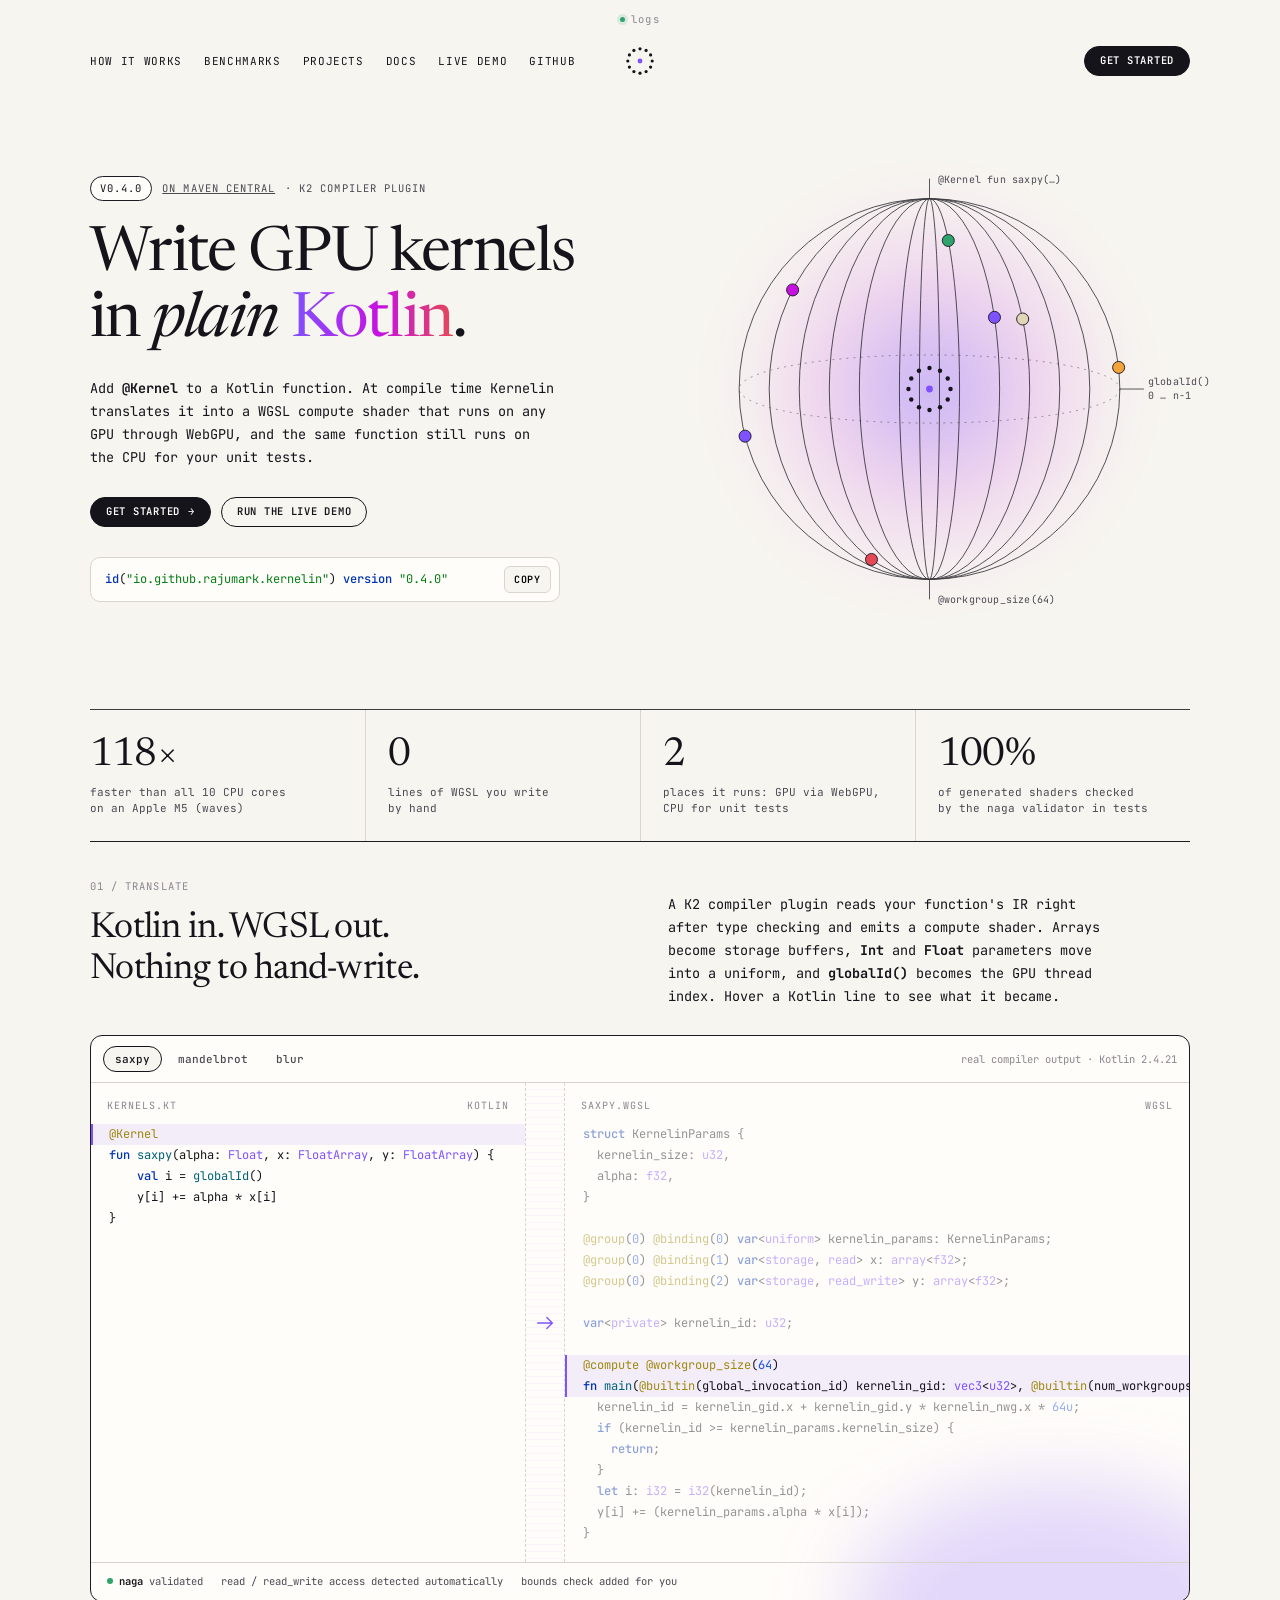
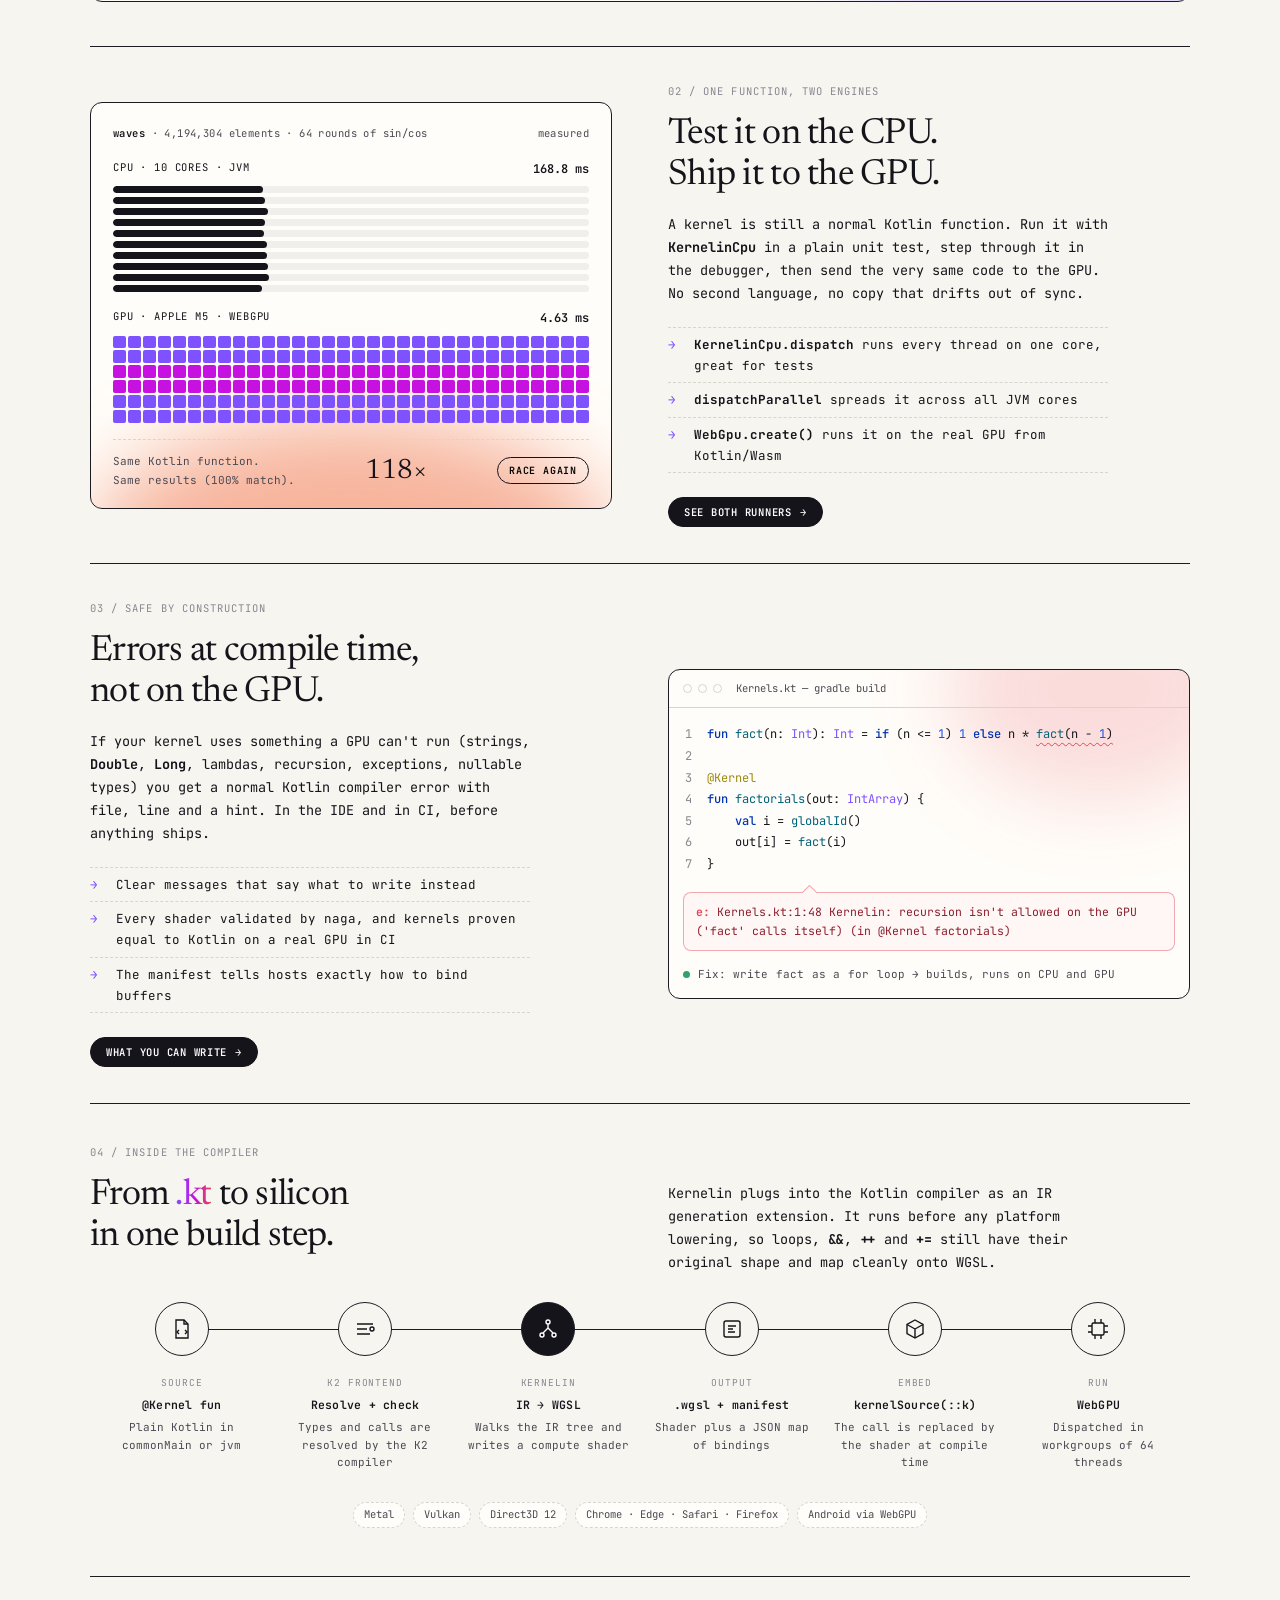
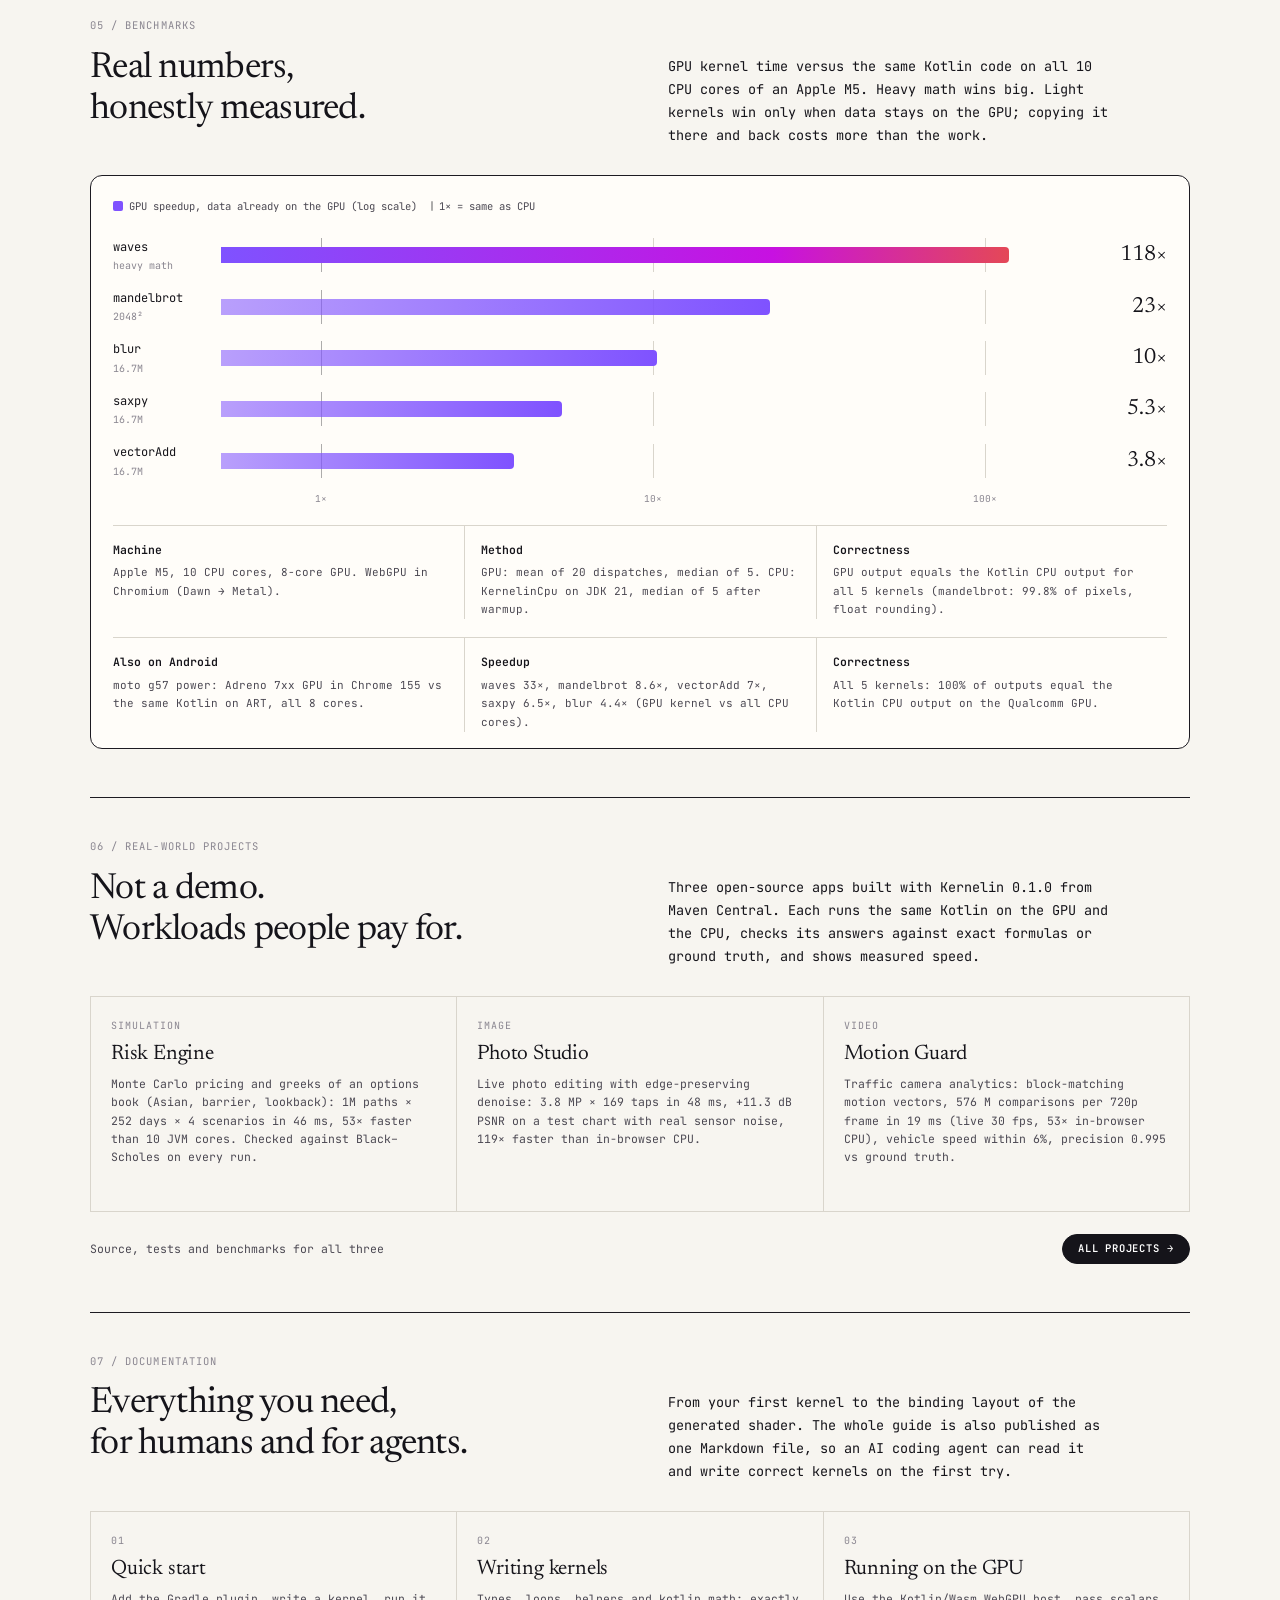
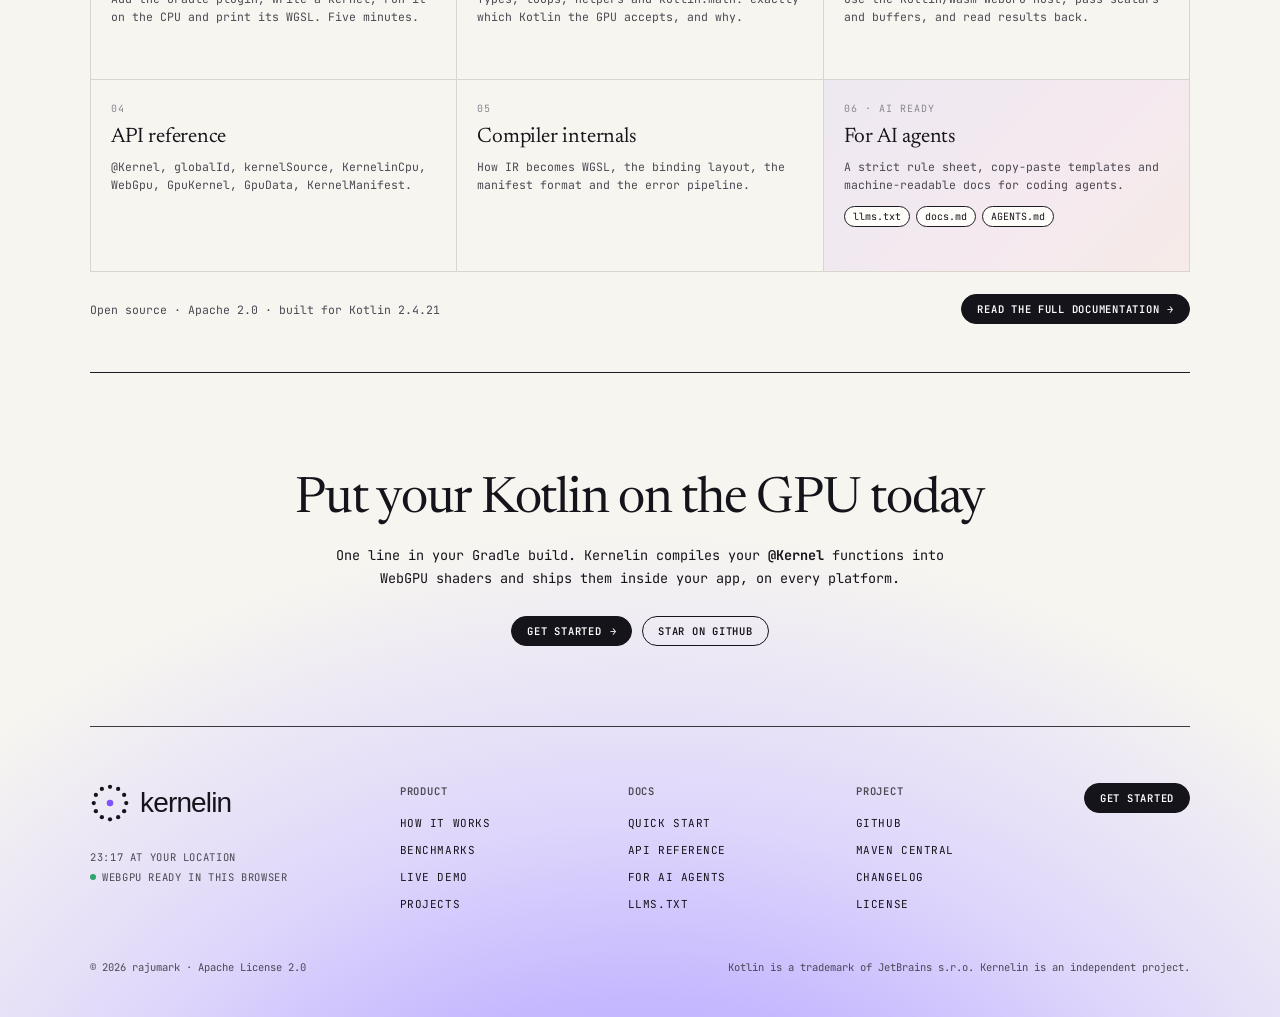
<file: docs/index.html>
<!doctype html>
<html lang="en">
<head>
<meta charset="utf-8">
<meta name="viewport" content="width=device-width, initial-scale=1">
<title>Kernelin · GPU kernels in plain Kotlin</title>
<meta name="description" content="Kernelin is a K2 compiler plugin that turns plain Kotlin @Kernel functions into WGSL compute shaders that run on any GPU through WebGPU, and still run on the CPU for unit tests.">
<meta name="theme-color" content="#f7f5f0">
<meta property="og:title" content="Kernelin · GPU kernels in plain Kotlin">
<meta property="og:description" content="Add @Kernel to a Kotlin function. The compiler writes the GPU code.">
<meta property="og:type" content="website">
<link rel="icon" href="data:image/svg+xml,%3Csvg xmlns='http://www.w3.org/2000/svg' viewBox='0 0 32 32'%3E%3Cg fill='%2315141a'%3E%3Ccircle cx='16' cy='3' r='2'/%3E%3Ccircle cx='22.5' cy='4.7' r='2'/%3E%3Ccircle cx='27.3' cy='9.5' r='2'/%3E%3Ccircle cx='29' cy='16' r='2'/%3E%3Ccircle cx='27.3' cy='22.5' r='2'/%3E%3Ccircle cx='22.5' cy='27.3' r='2'/%3E%3Ccircle cx='16' cy='29' r='2'/%3E%3Ccircle cx='9.5' cy='27.3' r='2'/%3E%3Ccircle cx='4.7' cy='22.5' r='2'/%3E%3Ccircle cx='3' cy='16' r='2'/%3E%3Ccircle cx='4.7' cy='9.5' r='2'/%3E%3Ccircle cx='9.5' cy='4.7' r='2'/%3E%3C/g%3E%3Ccircle cx='16' cy='16' r='3' fill='%237f52ff'/%3E%3C/svg%3E">
<link rel="alternate" type="text/markdown" href="docs.md" title="Kernelin documentation (Markdown)">
<link rel="preconnect" href="https://fonts.googleapis.com">
<link rel="preconnect" href="https://fonts.gstatic.com" crossorigin>
<link href="https://fonts.googleapis.com/css2?family=JetBrains+Mono:wght@400;500;600&family=Newsreader:opsz,wght@6..72,400;6..72,500&display=swap" rel="stylesheet">
<link rel="stylesheet" href="assets/site.css">
<style>
  /* ---------- hero ---------- */
  .hero { display: grid; grid-template-columns: 1.05fr 1fr; gap: 32px; align-items: center; padding: 72px 0 96px; }
  .hero > *, .row > *, .sec-head > *, .panes > * { min-width: 0; }
  .eyebrow { display: inline-flex; flex-wrap: wrap; align-items: center; gap: 10px; font-size: 10.5px; letter-spacing: .1em; text-transform: uppercase; color: var(--ink-2); margin-bottom: 22px; }
  .eyebrow .pill { border: 1px solid var(--line-strong); border-radius: 999px; padding: 3px 9px; color: var(--ink); background: var(--paper); }
  .eyebrow a { color: var(--ink-2); }
  h1 { font: 400 clamp(38px, 5.4vw, 62px)/1.06 var(--serif); letter-spacing: -0.025em; margin: 0 0 22px; }
  h1 em { font-style: italic; }
  .lede { max-width: 470px; margin: 0 0 28px; color: var(--ink); }
  .actions { display: flex; flex-wrap: wrap; gap: 10px; align-items: center; }
  .install {
    display: flex; align-items: center; gap: 10px; margin-top: 30px; max-width: 470px;
    border: 1px solid var(--line); border-radius: 10px; background: var(--paper); padding: 8px 8px 8px 14px;
  }
  .install code { flex: 1; min-width: 0; font-size: 12px; white-space: nowrap; overflow-x: auto; scrollbar-width: none; }
  .install code::-webkit-scrollbar { display: none; }
  .install button { flex: none; font: 600 10px var(--mono); letter-spacing: .08em; text-transform: uppercase; border: 1px solid var(--line); background: var(--bg); border-radius: 6px; padding: 6px 9px; cursor: pointer; }
  .install button:hover { border-color: var(--ink); }

  .orb { position: relative; aspect-ratio: 1 / .86; }
  .orb svg { position: absolute; inset: 0; width: 100%; height: 100%; overflow: visible; }
  .orb .glow { position: absolute; inset: 6% 12%; border-radius: 50%; background: radial-gradient(closest-side, rgba(127,82,255,.42), rgba(199,17,225,.14) 55%, transparent); filter: blur(28px); animation: breathe 7s ease-in-out infinite; }
  @keyframes breathe { 50% { transform: scale(1.06); opacity: .85; } }
  .orb .spin { transform-origin: 260px 220px; animation: spin 24s linear infinite; }
  @keyframes spin { to { transform: rotate(360deg); } }
  .orb text { font: 10px var(--mono); fill: var(--ink-2); letter-spacing: .02em; }

  /* ---------- stats strip ---------- */
  .stats { display: grid; grid-template-columns: repeat(4, 1fr); border-bottom: 1px solid var(--line-strong); }
  .stat { padding: 26px 22px 24px 0; }
  .stat + .stat { padding-left: 22px; border-left: 1px solid var(--line); }
  .stat .v { font: 400 40px/1 var(--serif); letter-spacing: -.02em; }
  .stat .k { margin-top: 8px; font-size: 11px; color: var(--ink-2); line-height: 1.5; }

  /* ---------- feature rows ---------- */
  section { scroll-margin-top: 20px; }
  .row { display: grid; grid-template-columns: 1fr 1fr; gap: 56px; align-items: center; padding: 36px 0; border-bottom: 1px solid var(--line-strong); }
  .row.flip .art { order: 2; }
  .row h2, .sec-head h2 { font: 400 clamp(28px, 3.2vw, 36px)/1.14 var(--serif); letter-spacing: -0.02em; margin: 0 0 16px; }
  .row p, .sec-head p { margin: 0 0 22px; max-width: 440px; }
  .row .num, .sec-head .num { display: block; font-size: 10.5px; letter-spacing: .1em; color: var(--muted); margin-bottom: 14px; }
  .art {
    position: relative; border: 1px solid var(--line-strong); border-radius: 12px; background: var(--paper);
    min-height: 330px; overflow: hidden; isolation: isolate;
  }
  .art .bloom { position: absolute; z-index: -1; border-radius: 50%; filter: blur(40px); pointer-events: none; }
  .bullets { list-style: none; margin: 0 0 24px; padding: 0; max-width: 440px; }
  .bullets li { display: grid; grid-template-columns: 18px 1fr; gap: 8px; padding: 6px 0; border-top: 1px dashed var(--line); font-size: 12.5px; }
  .bullets li:last-child { border-bottom: 1px dashed var(--line); }
  .bullets li::before { content: "→"; color: var(--purple); }

  /* code compare (Kotlin in, WGSL out) */
  .compare-wrap { padding: 36px 0 44px; border-bottom: 1px solid var(--line-strong); }
  .sec-head { display: grid; grid-template-columns: 1fr 1fr; gap: 56px; align-items: end; margin-bottom: 28px; }
  .sec-head p { margin: 0; }
  .compare { padding: 0; min-height: 0; }
  .compare .bar { display: flex; align-items: center; justify-content: space-between; gap: 10px; padding: 10px 12px; border-bottom: 1px solid var(--line); flex-wrap: wrap; }
  .tabs { display: flex; gap: 4px; flex-wrap: wrap; }
  .tabs button { font: 500 11px var(--mono); padding: 5px 11px; border-radius: 999px; border: 1px solid transparent; background: none; cursor: pointer; color: var(--ink-2); }
  .tabs button[aria-selected="true"] { border-color: var(--ink); color: var(--ink); background: var(--bg); }
  .compare .hint { font-size: 10.5px; color: var(--muted); }
  .panes { display: grid; grid-template-columns: minmax(0, .82fr) 40px minmax(0, 1.18fr); }
  .pane { min-width: 0; padding: 14px 0 18px; }
  .pane .label { display: flex; justify-content: space-between; padding: 0 16px 10px; font-size: 10px; letter-spacing: .1em; text-transform: uppercase; color: var(--muted); }
  .pane pre { margin: 0; font-size: 12px; line-height: 1.75; overflow-x: auto; }
  .pane .ln { display: block; padding: 0 16px; white-space: pre; border-left: 2px solid transparent; transition: background .15s, border-color .15s; cursor: default; min-height: 1.75em; }
  .pane .ln.on { background: rgba(127,82,255,.09); border-left-color: var(--purple); }
  .pane .ln.dim { opacity: .45; }
  .arrow-col { display: flex; align-items: center; justify-content: center; border-left: 1px dashed var(--line); border-right: 1px dashed var(--line); background: repeating-linear-gradient(180deg, transparent 0 6px, rgba(127,82,255,.05) 6px 7px); }
  .arrow-col svg { width: 22px; height: 22px; }
  .compare .foot-note { display: flex; flex-wrap: wrap; gap: 6px 18px; padding: 10px 16px; border-top: 1px solid var(--line); font-size: 10.5px; color: var(--ink-2); }
  .compare .foot-note b { color: var(--ink); font-weight: 600; }
  .pulse { display: inline-block; width: 6px; height: 6px; border-radius: 50%; background: var(--green); margin-right: 6px; animation: blink 1.6s ease-in-out infinite; vertical-align: 1px; }
  @keyframes blink { 50% { opacity: .25; } }

  /* race (CPU vs GPU) */
  .race { padding: 22px 22px 18px; display: flex; flex-direction: column; gap: 16px; }
  .race .head { display: flex; justify-content: space-between; align-items: baseline; font-size: 10.5px; color: var(--ink-2); letter-spacing: .04em; }
  .race .head b { font-weight: 600; color: var(--ink); }
  .lane-title { display: flex; justify-content: space-between; font-size: 10.5px; letter-spacing: .08em; text-transform: uppercase; margin-bottom: 7px; }
  .lane-title span:last-child { font-variant-numeric: tabular-nums; letter-spacing: 0; text-transform: none; font-size: 12px; font-weight: 600; }
  .cores { display: grid; gap: 4px; }
  .core { height: 7px; border-radius: 4px; background: rgba(21,20,26,.06); overflow: hidden; }
  .core i { display: block; height: 100%; width: 0; background: var(--ink); border-radius: 4px; }
  .threads { display: grid; grid-template-columns: repeat(32, 1fr); gap: 2px; }
  .threads i { aspect-ratio: 1; border-radius: 2px; background: rgba(21,20,26,.07); transition: background .25s; }
  .threads i.lit { background: var(--purple); }
  .threads i.lit.alt { background: var(--magenta); }
  .race .result { display: flex; justify-content: space-between; align-items: center; gap: 10px; border-top: 1px dashed var(--line); padding-top: 12px; font-size: 11px; color: var(--ink-2); }
  .race .result b { font: 400 28px/1 var(--serif); color: var(--ink); }
  .race button.again { font: 600 10px var(--mono); letter-spacing: .08em; text-transform: uppercase; border: 1px solid var(--ink); border-radius: 999px; background: none; padding: 6px 11px; cursor: pointer; }

  /* compile error editor */
  .editor { padding: 0; display: flex; flex-direction: column; }
  .editor .titlebar { display: flex; align-items: center; gap: 6px; padding: 10px 14px; border-bottom: 1px solid var(--line); font-size: 10.5px; color: var(--ink-2); }
  .editor .titlebar i { width: 9px; height: 9px; border-radius: 50%; border: 1px solid var(--line); }
  .editor .titlebar span { margin-left: 8px; }
  .editor pre { margin: 0; padding: 16px 0; font-size: 12px; line-height: 1.8; overflow-x: auto; flex: 1; }
  .editor .ln { display: block; padding: 0 16px; white-space: pre; }
  .editor .ln .g { color: var(--muted); display: inline-block; width: 22px; user-select: none; }
  .squiggle { text-decoration: underline wavy var(--coral); text-decoration-thickness: 1px; text-underline-offset: 4px; }
  .editor .err {
    margin: 0 14px 14px; border: 1px solid rgba(228,72,87,.45); background: #fff6f6; border-radius: 8px; padding: 10px 12px;
    font-size: 11.5px; line-height: 1.6; color: #8c1d2a; position: relative;
  }
  .editor .err b { color: var(--coral); }
  .editor .err::before { content: ""; position: absolute; top: -6px; left: 120px; width: 10px; height: 10px; background: #fff6f6; border-left: 1px solid rgba(228,72,87,.45); border-top: 1px solid rgba(228,72,87,.45); transform: rotate(45deg); }
  .editor .ok { margin: 0 14px 14px; font-size: 11px; color: var(--ink-2); display: flex; gap: 8px; align-items: center; }
  .editor .ok i { width: 7px; height: 7px; border-radius: 50%; background: var(--green); }

  /* pipeline */
  .pipeline { padding: 40px 0 48px; border-bottom: 1px solid var(--line-strong); }
  .flow { position: relative; display: grid; grid-template-columns: repeat(6, 1fr); gap: 0; margin-top: 8px; }
  .flow .track { position: absolute; left: 8%; right: 8%; top: 27px; height: 1px; background: var(--line-strong); }
  .flow .runner { position: absolute; top: 23px; left: 8%; width: 9px; height: 9px; border-radius: 50%; background: var(--purple); box-shadow: 0 0 0 5px rgba(127,82,255,.16), 0 0 18px rgba(127,82,255,.7); animation: run 6s cubic-bezier(.6,0,.4,1) infinite; }
  @keyframes run { 0% { left: 8%; opacity: 0; } 6% { opacity: 1; } 94% { opacity: 1; } 100% { left: 91%; opacity: 0; } }
  .step { position: relative; text-align: center; padding: 0 8px; }
  .step .node {
    width: 54px; height: 54px; margin: 0 auto 14px; border-radius: 50%; border: 1px solid var(--line-strong); background: var(--bg);
    display: flex; align-items: center; justify-content: center; position: relative; z-index: 1;
  }
  .step .node svg { width: 24px; height: 24px; }
  .step.hi .node { background: var(--ink); }
  .step.hi .node svg { stroke: #fff; }
  .step h3 { margin: 0 0 6px; font: 600 11.5px/1.4 var(--mono); letter-spacing: .02em; }
  .step p { margin: 0; font-size: 11px; color: var(--ink-2); line-height: 1.6; }
  .step .tag { display: inline-block; margin-bottom: 6px; font-size: 9.5px; letter-spacing: .1em; color: var(--muted); }
  .backends { display: flex; justify-content: center; flex-wrap: wrap; gap: 8px; margin-top: 30px; font-size: 10.5px; color: var(--ink-2); }
  .backends span { border: 1px dashed var(--line); border-radius: 999px; padding: 3px 10px; background: var(--paper); }

  /* benchmarks */
  .bench { padding: 40px 0 48px; border-bottom: 1px solid var(--line-strong); }
  .chart-card { padding: 22px 22px 16px; min-height: 0; }
  .chart-legend { display: flex; flex-wrap: wrap; gap: 14px; font-size: 10.5px; color: var(--ink-2); margin-bottom: 14px; }
  .chart-legend i { display: inline-block; width: 10px; height: 10px; border-radius: 2px; margin-right: 6px; vertical-align: -1px; }
  .brow { display: grid; grid-template-columns: 96px 1fr 70px; align-items: center; gap: 12px; padding: 7px 0; }
  .brow .name { font-size: 12px; }
  .brow .name small { display: block; color: var(--muted); font-size: 10px; }
  .brow .track { position: relative; height: 22px; }
  .brow .track .gridline { position: absolute; top: -6px; bottom: -6px; width: 1px; background: var(--line); }
  .brow .track .gridline.one { background: var(--ink); opacity: .35; }
  .brow .b { position: absolute; left: 0; top: 3px; height: 16px; border-radius: 0 4px 4px 0; background: linear-gradient(90deg, rgba(127,82,255,.55), var(--purple)); width: 0; transition: width 1.1s cubic-bezier(.2,.8,.2,1); }
  .brow .b.top { background: linear-gradient(90deg, var(--purple), var(--magenta) 70%, var(--coral)); }
  .brow .x { text-align: right; font: 400 22px/1 var(--serif); font-variant-numeric: tabular-nums; }
  .axis { display: grid; grid-template-columns: 96px 1fr 70px; gap: 12px; margin-top: 4px; }
  .axis .ticks { position: relative; height: 16px; font-size: 9.5px; color: var(--muted); }
  .axis .ticks span { position: absolute; transform: translateX(-50%); }
  .bench-notes { display: grid; grid-template-columns: repeat(3, 1fr); gap: 0; margin-top: 18px; border-top: 1px solid var(--line); }
  .bench-notes div { padding: 14px 16px 0 0; font-size: 11px; color: var(--ink-2); }
  .bench-notes div + div { padding-left: 16px; border-left: 1px solid var(--line); }
  .bench-notes b { display: block; color: var(--ink); font-weight: 600; margin-bottom: 4px; font-size: 11.5px; }

  /* docs section */
  .docs { padding: 40px 0 48px; border-bottom: 1px solid var(--line-strong); }
  .doc-grid { display: grid; grid-template-columns: repeat(3, 1fr); border-top: 1px solid var(--line); border-left: 1px solid var(--line); }
  .doc-card {
    display: flex; flex-direction: column; gap: 8px; min-height: 168px; padding: 20px 20px 18px; text-decoration: none;
    border-right: 1px solid var(--line); border-bottom: 1px solid var(--line); position: relative; transition: background .2s;
  }
  .doc-card:hover { background: var(--paper); }
  .doc-card .n { font-size: 10px; letter-spacing: .1em; color: var(--muted); }
  .doc-card h3 { margin: 0; font: 400 21px/1.2 var(--serif); letter-spacing: -.01em; }
  .doc-card p { margin: 0; font-size: 11.5px; color: var(--ink-2); line-height: 1.6; }
  .doc-card .go { margin-top: auto; font-size: 10.5px; letter-spacing: .06em; text-transform: uppercase; opacity: 0; transform: translateX(-4px); transition: .2s; }
  .doc-card:hover .go { opacity: 1; transform: none; }
  .doc-card.ai { background: linear-gradient(135deg, rgba(127,82,255,.08), rgba(199,17,225,.05) 60%, rgba(228,72,87,.06)); }
  .doc-card.ai .chips { display: flex; flex-wrap: wrap; gap: 6px; margin-top: 4px; }
  .doc-card.ai .chips span { font-size: 10px; border: 1px solid var(--line-strong); border-radius: 999px; padding: 1px 8px; background: var(--paper); }
  .docs-cta { display: flex; justify-content: space-between; align-items: center; flex-wrap: wrap; gap: 14px; margin-top: 22px; font-size: 11.5px; color: var(--ink-2); }

  /* closing call to action */
  .closing { position: relative; text-align: center; padding: 100px 0 80px; }
  .closing h2 { font: 400 clamp(32px, 4.4vw, 50px)/1.1 var(--serif); letter-spacing: -.025em; margin: 0 0 16px; }
  .closing p { max-width: 620px; margin: 0 auto 26px; }
  .closing .actions { justify-content: center; }
  .sky { position: relative; overflow: hidden; }
  .sky::before {
    content: ""; position: absolute; left: 50%; top: 160px; width: 1900px; height: 1500px; transform: translateX(-50%); border-radius: 50%; z-index: -1;
    background: radial-gradient(closest-side, #b9a6ff 0%, #c6b8ff 38%, rgba(214,204,255,.75) 62%, rgba(247,245,240,0) 100%);
  }
  .sky .foot .rule { border-color: rgba(21,20,26,.6); }

  /* entrance */
  .reveal { opacity: 0; transform: translateY(14px); transition: opacity .8s ease, transform .8s ease; }
  .reveal.in { opacity: 1; transform: none; }

  @media (max-width: 960px) {
    .hero { grid-template-columns: 1fr; padding: 40px 0 56px; gap: 8px; }
    .orb { max-width: 520px; width: 100%; margin: 0 auto; order: -1; }
    .row, .sec-head { grid-template-columns: 1fr; gap: 28px; }
    .row.flip .art { order: 0; }
    .flow { grid-template-columns: repeat(3, 1fr); row-gap: 30px; }
    .flow .track, .flow .runner { display: none; }
    .doc-grid { grid-template-columns: repeat(2, 1fr); }
  }
  @media (max-width: 640px) {
    body { font-size: 13px; }
    .stats { grid-template-columns: repeat(2, 1fr); }
    .stat, .stat + .stat { padding: 20px 12px 18px 0; border-left: 0; }
    .stat:nth-child(even) { padding-left: 14px; border-left: 1px solid var(--line); }
    .stat:nth-child(-n+2) { border-bottom: 1px solid var(--line); }
    .stat .v { font-size: 32px; }
    .panes { grid-template-columns: 1fr; }
    .arrow-col { height: 34px; border: 0; border-top: 1px dashed var(--line); border-bottom: 1px dashed var(--line); }
    .arrow-col svg { transform: rotate(90deg); }
    .flow { grid-template-columns: 1fr 1fr; }
    .brow, .axis { grid-template-columns: 74px 1fr 52px; gap: 8px; }
    .brow .x { font-size: 18px; }
    .bench-notes { grid-template-columns: 1fr; }
    .bench-notes div + div { padding-left: 0; border-left: 0; }
    .doc-grid { grid-template-columns: 1fr; }
    .doc-card { min-height: 0; }
    .doc-card .go { opacity: 1; transform: none; }
    .threads { grid-template-columns: repeat(24, 1fr); }
    .closing { padding: 72px 0 60px; }
    .sky::before { top: 120px; }
  }
</style>
</head>
<body>

<svg width="0" height="0" style="position:absolute" aria-hidden="true">
  <symbol id="mark" viewBox="0 0 32 32">
    <g fill="currentColor">
      <circle cx="16" cy="3" r="1.7"/><circle cx="22.5" cy="4.7" r="1.7"/><circle cx="27.3" cy="9.5" r="1.7"/>
      <circle cx="29" cy="16" r="1.7"/><circle cx="27.3" cy="22.5" r="1.7"/><circle cx="22.5" cy="27.3" r="1.7"/>
      <circle cx="16" cy="29" r="1.7"/><circle cx="9.5" cy="27.3" r="1.7"/><circle cx="4.7" cy="22.5" r="1.7"/>
      <circle cx="3" cy="16" r="1.7"/><circle cx="4.7" cy="9.5" r="1.7"/><circle cx="9.5" cy="4.7" r="1.7"/>
    </g>
    <circle cx="16" cy="16" r="2.6" fill="#7f52ff"/>
  </symbol>
</svg>

<div class="toplog"><button type="button" data-open-logs aria-haspopup="dialog">logs</button></div>

<header class="wrap">
  <nav class="nav" aria-label="Main">
    <ul>
      <li><a href="#how">How it works</a></li>
      <li><a href="#benchmarks">Benchmarks</a></li>
      <li><a href="#projects">Projects</a></li>
      <li><a href="#docs">Docs</a></li>
      <li><a href="demo/">Live demo</a></li>
      <li><a href="https://github.com/rajumark/kernelin">GitHub</a></li>
    </ul>
    <a class="logo" href="./" aria-label="Kernelin home">
      <svg><use href="#mark"/></svg>
    </a>
    <div class="right">
      <a class="btn dark" href="docs.html#quick-start">Get started</a>
      <button class="menu-btn" type="button" aria-label="Menu" aria-expanded="false"><span></span></button>
    </div>
  </nav>
</header>

<main>
  <!-- ======== HERO ======== -->
  <div class="wrap">
    <section class="hero">
      <div>
        <div class="eyebrow"><span class="pill">v0.4.0</span> <a href="https://central.sonatype.com/artifact/io.github.rajumark/kernelin-runtime">on Maven Central</a> · K2 compiler plugin</div>
        <h1>Write GPU kernels<br>in <em>plain</em> <span class="kotlin-text">Kotlin</span>.</h1>
        <p class="lede">Add <b>@Kernel</b> to a Kotlin function. At compile time Kernelin translates it into a WGSL compute shader that runs on any GPU through WebGPU, and the same function still runs on the CPU for your unit tests.</p>
        <div class="actions">
          <a class="btn dark" href="docs.html#quick-start">Get started <span class="arr">→</span></a>
          <a class="btn ghost" href="demo/">Run the live demo</a>
        </div>
        <div class="install" aria-label="Gradle plugin">
          <code id="install-line" data-lang="kotlin">id("io.github.rajumark.kernelin") version "0.4.0"</code>
          <button type="button" data-copy="install-line">Copy</button>
        </div>
      </div>

      <div class="orb" aria-hidden="true">
        <div class="glow"></div>
        <svg viewBox="0 0 520 440" fill="none">
          <defs>
            <path id="m1" d="M260 30 A 70 190 0 1 1 260 410 A 70 190 0 1 1 260 30"/>
            <path id="m2" d="M260 30 A 130 190 0 1 0 260 410 A 130 190 0 1 0 260 30"/>
            <path id="m3" d="M260 30 A 190 190 0 1 1 260 410 A 190 190 0 1 1 260 30"/>
            <path id="m4" d="M260 30 A 30 190 0 1 0 260 410 A 30 190 0 1 0 260 30"/>
            <path id="m5" d="M260 30 A 160 190 0 1 1 260 410 A 160 190 0 1 1 260 30"/>
            <path id="m6" d="M260 30 A 100 190 0 1 0 260 410 A 100 190 0 1 0 260 30"/>
          </defs>
          <g stroke="#15141a" stroke-width=".9" opacity=".8">
            <ellipse cx="260" cy="220" rx="10" ry="190"/>
            <ellipse cx="260" cy="220" rx="30" ry="190"/>
            <ellipse cx="260" cy="220" rx="70" ry="190"/>
            <ellipse cx="260" cy="220" rx="100" ry="190"/>
            <ellipse cx="260" cy="220" rx="130" ry="190"/>
            <ellipse cx="260" cy="220" rx="160" ry="190"/>
            <ellipse cx="260" cy="220" rx="190" ry="190"/>
          </g>
          <ellipse cx="260" cy="220" rx="190" ry="34" stroke="#15141a" stroke-width=".7" stroke-dasharray="2 5" opacity=".55"/>
          <!-- centre: the kernel -->
          <g class="spin">
            <g fill="#15141a">
              <circle cx="260" cy="199" r="2.2"/><circle cx="270.5" cy="201.8" r="2.2"/><circle cx="278.2" cy="209.5" r="2.2"/>
              <circle cx="281" cy="220" r="2.2"/><circle cx="278.2" cy="230.5" r="2.2"/><circle cx="270.5" cy="238.2" r="2.2"/>
              <circle cx="260" cy="241" r="2.2"/><circle cx="249.5" cy="238.2" r="2.2"/><circle cx="241.8" cy="230.5" r="2.2"/>
              <circle cx="239" cy="220" r="2.2"/><circle cx="241.8" cy="209.5" r="2.2"/><circle cx="249.5" cy="201.8" r="2.2"/>
            </g>
          </g>
          <circle cx="260" cy="220" r="3.4" fill="#7f52ff"/>
          <!-- threads travelling along the meridians -->
          <g stroke="#15141a" stroke-width=".9">
            <circle r="6" fill="#7f52ff"><animateMotion dur="14s" repeatCount="indefinite"><mpath href="#m1"/></animateMotion></circle>
            <circle r="6" fill="#e44857"><animateMotion dur="19s" repeatCount="indefinite" begin="-6s"><mpath href="#m2"/></animateMotion></circle>
            <circle r="6" fill="#f0a43a"><animateMotion dur="23s" repeatCount="indefinite" begin="-3s"><mpath href="#m3"/></animateMotion></circle>
            <circle r="6" fill="#2fa36b"><animateMotion dur="11s" repeatCount="indefinite" begin="-8s"><mpath href="#m4"/></animateMotion></circle>
            <circle r="6" fill="#c711e1"><animateMotion dur="17s" repeatCount="indefinite" begin="-12s"><mpath href="#m5"/></animateMotion></circle>
            <circle r="6" fill="#e2d6b8"><animateMotion dur="21s" repeatCount="indefinite" begin="-15s"><mpath href="#m6"/></animateMotion></circle>
            <circle r="6" fill="#7f52ff"><animateMotion dur="23s" repeatCount="indefinite" begin="-14s"><mpath href="#m3"/></animateMotion></circle>
          </g>
          <!-- labels -->
          <g>
            <line x1="260" y1="30" x2="260" y2="10" stroke="#15141a" stroke-width=".7"/>
            <text x="268" y="14">@Kernel fun saxpy(…)</text>
            <line x1="260" y1="410" x2="260" y2="430" stroke="#15141a" stroke-width=".7"/>
            <text x="268" y="434">@workgroup_size(64)</text>
            <line x1="450" y1="220" x2="474" y2="220" stroke="#15141a" stroke-width=".7"/>
            <text x="478" y="216">globalId()</text>
            <text x="478" y="230">0 … n-1</text>
          </g>
        </svg>
      </div>
    </section>
  </div>

  <!-- ======== STATS ======== -->
  <div class="wrap">
    <hr class="rule">
    <div class="stats reveal">
      <div class="stat"><div class="v">118×</div><div class="k">faster than all 10 CPU cores<br>on an Apple M5 (waves)</div></div>
      <div class="stat"><div class="v">0</div><div class="k">lines of WGSL you write<br>by hand</div></div>
      <div class="stat"><div class="v">2</div><div class="k">places it runs: GPU via WebGPU,<br>CPU for unit tests</div></div>
      <div class="stat"><div class="v">100%</div><div class="k">of generated shaders checked<br>by the naga validator in tests</div></div>
    </div>
  </div>

  <!-- ======== 01 KOTLIN IN, WGSL OUT ======== -->
  <div class="wrap">
    <section class="compare-wrap" id="how">
      <div class="sec-head reveal">
        <div>
          <span class="num">01 / TRANSLATE</span>
          <h2>Kotlin in. WGSL out.<br>Nothing to hand-write.</h2>
        </div>
        <p>A K2 compiler plugin reads your function's IR right after type checking and emits a compute shader. Arrays become storage buffers, <b>Int</b> and <b>Float</b> parameters move into a uniform, and <b>globalId()</b> becomes the GPU thread index. Hover a Kotlin line to see what it became.</p>
      </div>
      <div class="art compare reveal">
        <div class="bloom" style="width:420px;height:260px;right:-80px;bottom:-140px;background:rgba(127,82,255,.22)"></div>
        <div class="bar">
          <div class="tabs" role="tablist" aria-label="Example kernels">
            <button role="tab" aria-selected="true" data-k="saxpy">saxpy</button>
            <button role="tab" aria-selected="false" data-k="mandelbrot">mandelbrot</button>
            <button role="tab" aria-selected="false" data-k="blur">blur</button>
          </div>
          <span class="hint">real compiler output · Kotlin 2.4.21</span>
        </div>
        <div class="panes">
          <div class="pane"><div class="label"><span>Kernels.kt</span><span>Kotlin</span></div><pre id="pane-kt"></pre></div>
          <div class="arrow-col" aria-hidden="true">
            <svg viewBox="0 0 24 24" fill="none" stroke="#7f52ff" stroke-width="1.5" stroke-linecap="round"><path d="M4 12h15M14 6l6 6-6 6"/></svg>
          </div>
          <div class="pane"><div class="label"><span id="wgsl-name">saxpy.wgsl</span><span>WGSL</span></div><pre id="pane-wgsl"></pre></div>
        </div>
        <div class="foot-note">
          <span><span class="pulse"></span><b>naga</b> validated</span>
          <span>read / read_write access detected automatically</span>
          <span>bounds check added for you</span>
        </div>
      </div>
    </section>
  </div>

  <!-- ======== 02 CPU + GPU ======== -->
  <div class="wrap">
    <section class="row">
      <div class="art race reveal" id="race" aria-label="CPU versus GPU race">
        <div class="bloom" style="width:520px;height:260px;left:50%;bottom:-170px;transform:translateX(-50%);background:rgba(240,120,80,.55)"></div>
        <div class="head"><span><b>waves</b> · 4,194,304 elements · 64 rounds of sin/cos</span><span>measured</span></div>
        <div>
          <div class="lane-title"><span>CPU · 10 cores · JVM</span><span id="cpu-ms">0 ms</span></div>
          <div class="cores" id="cores"></div>
        </div>
        <div>
          <div class="lane-title"><span>GPU · Apple M5 · WebGPU</span><span id="gpu-ms">0 ms</span></div>
          <div class="threads" id="threads"></div>
        </div>
        <div class="result">
          <span>Same Kotlin function.<br>Same results (100% match).</span>
          <b id="race-x">118×</b>
          <button class="again" type="button" id="race-again">Race again</button>
        </div>
      </div>
      <div class="reveal">
        <span class="num">02 / ONE FUNCTION, TWO ENGINES</span>
        <h2>Test it on the CPU.<br>Ship it to the GPU.</h2>
        <p>A kernel is still a normal Kotlin function. Run it with <b>KernelinCpu</b> in a plain unit test, step through it in the debugger, then send the very same code to the GPU. No second language, no copy that drifts out of sync.</p>
        <ul class="bullets">
          <li><span><b>KernelinCpu.dispatch</b> runs every thread on one core, great for tests</span></li>
          <li><span><b>dispatchParallel</b> spreads it across all JVM cores</span></li>
          <li><span><b>WebGpu.create()</b> runs it on the real GPU from Kotlin/Wasm</span></li>
        </ul>
        <a class="btn dark" href="docs.html#run-on-the-cpu">See both runners <span class="arr">→</span></a>
      </div>
    </section>
  </div>

  <!-- ======== 03 COMPILE ERRORS ======== -->
  <div class="wrap">
    <section class="row flip">
      <div class="art editor reveal">
        <div class="bloom" style="width:300px;height:220px;right:-60px;top:-90px;background:rgba(228,72,87,.18)"></div>
        <div class="titlebar"><i></i><i></i><i></i><span>Kernels.kt — gradle build</span></div>
<pre><span class="ln"><span class="g">1</span><span class="tok-k">fun</span> <span class="tok-f">fact</span>(n: <span class="tok-t">Int</span>): <span class="tok-t">Int</span> = <span class="tok-k">if</span> (n &lt;= <span class="tok-n">1</span>) <span class="tok-n">1</span> <span class="tok-k">else</span> n * <span class="squiggle"><span class="tok-f">fact</span>(n - <span class="tok-n">1</span>)</span></span><span class="ln"><span class="g">2</span></span><span class="ln"><span class="g">3</span><span class="tok-a">@Kernel</span></span><span class="ln"><span class="g">4</span><span class="tok-k">fun</span> <span class="tok-f">factorials</span>(out: <span class="tok-t">IntArray</span>) {</span><span class="ln"><span class="g">5</span>    <span class="tok-k">val</span> i = <span class="tok-f">globalId</span>()</span><span class="ln"><span class="g">6</span>    out[i] = <span class="tok-f">fact</span>(i)</span><span class="ln"><span class="g">7</span>}</span></pre>
        <div class="err"><b>e:</b> Kernels.kt:1:48 Kernelin: recursion isn't allowed on the GPU ('fact' calls itself) (in @Kernel factorials)</div>
        <div class="ok"><i></i>Fix: write <code>fact</code> as a <code>for</code> loop → builds, runs on CPU and GPU</div>
      </div>
      <div class="reveal">
        <span class="num">03 / SAFE BY CONSTRUCTION</span>
        <h2>Errors at compile time,<br>not on the GPU.</h2>
        <p>If your kernel uses something a GPU can't run (strings, <b>Double</b>, <b>Long</b>, lambdas, recursion, exceptions, nullable types) you get a normal Kotlin compiler error with file, line and a hint. In the IDE and in CI, before anything ships.</p>
        <ul class="bullets">
          <li><span>Clear messages that say what to write instead</span></li>
          <li><span>Every shader validated by naga, and kernels proven equal to Kotlin on a real GPU in CI</span></li>
          <li><span>The manifest tells hosts exactly how to bind buffers</span></li>
        </ul>
        <a class="btn dark" href="docs.html#what-you-can-write-in-a-kernel">What you can write <span class="arr">→</span></a>
      </div>
    </section>
  </div>

  <!-- ======== 04 PIPELINE ======== -->
  <div class="wrap">
    <section class="pipeline">
      <div class="sec-head reveal">
        <div>
          <span class="num">04 / INSIDE THE COMPILER</span>
          <h2>From <span class="kotlin-text">.kt</span> to silicon<br>in one build step.</h2>
        </div>
        <p>Kernelin plugs into the Kotlin compiler as an IR generation extension. It runs before any platform lowering, so loops, <b>&amp;&amp;</b>, <b>++</b> and <b>+=</b> still have their original shape and map cleanly onto WGSL.</p>
      </div>
      <div class="flow reveal">
        <div class="track"></div><div class="runner"></div>
        <div class="step">
          <div class="node"><svg viewBox="0 0 24 24" fill="none" stroke="#15141a" stroke-width="1.4"><path d="M6 3h8l4 4v14H6z"/><path d="M14 3v4h4M9 13l-2 2 2 2M15 13l2 2-2 2"/></svg></div>
          <span class="tag">SOURCE</span><h3>@Kernel fun</h3><p>Plain Kotlin in commonMain or jvm</p>
        </div>
        <div class="step">
          <div class="node"><svg viewBox="0 0 24 24" fill="none" stroke="#15141a" stroke-width="1.4"><path d="M4 7h16M4 12h10M4 17h13"/><circle cx="19" cy="12" r="2"/></svg></div>
          <span class="tag">K2 FRONTEND</span><h3>Resolve + check</h3><p>Types and calls are resolved by the K2 compiler</p>
        </div>
        <div class="step hi">
          <div class="node"><svg viewBox="0 0 24 24" fill="none" stroke="#15141a" stroke-width="1.4"><circle cx="12" cy="5" r="2"/><circle cx="6" cy="18" r="2"/><circle cx="18" cy="18" r="2"/><path d="M12 7v4M12 11l-5 5M12 11l5 5"/></svg></div>
          <span class="tag">KERNELIN</span><h3>IR → WGSL</h3><p>Walks the IR tree and writes a compute shader</p>
        </div>
        <div class="step">
          <div class="node"><svg viewBox="0 0 24 24" fill="none" stroke="#15141a" stroke-width="1.4"><rect x="4" y="4" width="16" height="16" rx="2"/><path d="M8 9h8M8 12h5M8 15h7"/></svg></div>
          <span class="tag">OUTPUT</span><h3>.wgsl + manifest</h3><p>Shader plus a JSON map of bindings</p>
        </div>
        <div class="step">
          <div class="node"><svg viewBox="0 0 24 24" fill="none" stroke="#15141a" stroke-width="1.4"><path d="M12 3l8 4.5v9L12 21l-8-4.5v-9z"/><path d="M12 12l8-4.5M12 12v9M12 12L4 7.5"/></svg></div>
          <span class="tag">EMBED</span><h3>kernelSource(::k)</h3><p>The call is replaced by the shader at compile time</p>
        </div>
        <div class="step">
          <div class="node"><svg viewBox="0 0 24 24" fill="none" stroke="#15141a" stroke-width="1.4"><rect x="6" y="6" width="12" height="12" rx="1.5"/><path d="M9 2v4M15 2v4M9 18v4M15 18v4M2 9h4M2 15h4M18 9h4M18 15h4"/></svg></div>
          <span class="tag">RUN</span><h3>WebGPU</h3><p>Dispatched in workgroups of 64 threads</p>
        </div>
      </div>
      <div class="backends reveal"><span>Metal</span><span>Vulkan</span><span>Direct3D 12</span><span>Chrome · Edge · Safari · Firefox</span><span>Android via WebGPU</span></div>
    </section>
  </div>

  <!-- ======== 05 BENCHMARKS ======== -->
  <div class="wrap">
    <section class="bench" id="benchmarks">
      <div class="sec-head reveal">
        <div>
          <span class="num">05 / BENCHMARKS</span>
          <h2>Real numbers,<br>honestly measured.</h2>
        </div>
        <p>GPU kernel time versus the same Kotlin code on all 10 CPU cores of an Apple M5. Heavy math wins big. Light kernels win only when data stays on the GPU; copying it there and back costs more than the work.</p>
      </div>
      <div class="art chart-card reveal">
        <div class="chart-legend">
          <span><i style="background:var(--purple)"></i>GPU speedup, data already on the GPU (log scale)</span>
          <span><i style="background:var(--ink);opacity:.35;width:2px"></i>1× = same as CPU</span>
        </div>
        <div id="bars"></div>
        <div class="axis"><span></span><div class="ticks" id="ticks"></div><span></span></div>
        <div class="bench-notes">
          <div><b>Machine</b>Apple M5, 10 CPU cores, 8-core GPU. WebGPU in Chromium (Dawn → Metal).</div>
          <div><b>Method</b>GPU: mean of 20 dispatches, median of 5. CPU: KernelinCpu on JDK 21, median of 5 after warmup.</div>
          <div><b>Correctness</b>GPU output equals the Kotlin CPU output for all 5 kernels (mandelbrot: 99.8% of pixels, float rounding).</div>
        </div>
        <div class="bench-notes">
          <div><b>Also on Android</b>moto g57 power: Adreno 7xx GPU in Chrome 155 vs the same Kotlin on ART, all 8 cores.</div>
          <div><b>Speedup</b>waves 33×, mandelbrot 8.6×, vectorAdd 7×, saxpy 6.5×, blur 4.4× (GPU kernel vs all CPU cores).</div>
          <div><b>Correctness</b>All 5 kernels: 100% of outputs equal the Kotlin CPU output on the Qualcomm GPU.</div>
        </div>
      </div>
    </section>
  </div>

  <!-- ======== 06 PROJECTS ======== -->
  <div class="wrap">
    <section class="docs" id="projects">
      <div class="sec-head reveal">
        <div>
          <span class="num">06 / REAL-WORLD PROJECTS</span>
          <h2>Not a demo.<br>Workloads people pay for.</h2>
        </div>
        <p>Three open-source apps built with Kernelin 0.1.0 from Maven Central. Each runs the same Kotlin on the GPU and the CPU, checks its answers against exact formulas or ground truth, and shows measured speed.</p>
      </div>
      <div class="doc-grid reveal">
        <a class="doc-card" href="https://rajumark.github.io/kernelin-projects/risk-engine/"><span class="n">SIMULATION</span><h3>Risk Engine</h3><p>Monte Carlo pricing and greeks of an options book (Asian, barrier, lookback): 1M paths × 252 days × 4 scenarios in 46 ms, 53× faster than 10 JVM cores. Checked against Black–Scholes on every run.</p><span class="go">Open app →</span></a>
        <a class="doc-card" href="https://rajumark.github.io/kernelin-projects/photo-studio/"><span class="n">IMAGE</span><h3>Photo Studio</h3><p>Live photo editing with edge-preserving denoise: 3.8 MP × 169 taps in 48 ms, +11.3 dB PSNR on a test chart with real sensor noise, 119× faster than in-browser CPU.</p><span class="go">Open app →</span></a>
        <a class="doc-card" href="https://rajumark.github.io/kernelin-projects/motion-guard/"><span class="n">VIDEO</span><h3>Motion Guard</h3><p>Traffic camera analytics: block-matching motion vectors, 576 M comparisons per 720p frame in 19 ms (live 30 fps, 53× in-browser CPU), vehicle speed within 6%, precision 0.995 vs ground truth.</p><span class="go">Open app →</span></a>
      </div>
      <div class="docs-cta reveal">
        <span>Source, tests and benchmarks for all three</span>
        <a class="btn dark" href="https://rajumark.github.io/kernelin-projects/">All projects <span class="arr">→</span></a>
      </div>
    </section>
  </div>

  <!-- ======== 07 DOCS ======== -->
  <div class="wrap">
    <section class="docs" id="docs">
      <div class="sec-head reveal">
        <div>
          <span class="num">07 / DOCUMENTATION</span>
          <h2>Everything you need,<br>for humans and for agents.</h2>
        </div>
        <p>From your first kernel to the binding layout of the generated shader. The whole guide is also published as one Markdown file, so an AI coding agent can read it and write correct kernels on the first try.</p>
      </div>
      <div class="doc-grid reveal">
        <a class="doc-card" href="docs.html#quick-start"><span class="n">01</span><h3>Quick start</h3><p>Add the Gradle plugin, write a kernel, run it on the CPU and print its WGSL. Five minutes.</p><span class="go">Read →</span></a>
        <a class="doc-card" href="docs.html#what-you-can-write-in-a-kernel"><span class="n">02</span><h3>Writing kernels</h3><p>Types, loops, helpers and kotlin.math: exactly which Kotlin the GPU accepts, and why.</p><span class="go">Read →</span></a>
        <a class="doc-card" href="docs.html#run-on-the-gpu"><span class="n">03</span><h3>Running on the GPU</h3><p>Use the Kotlin/Wasm WebGPU host, pass scalars and buffers, and read results back.</p><span class="go">Read →</span></a>
        <a class="doc-card" href="docs.html#api-reference"><span class="n">04</span><h3>API reference</h3><p>@Kernel, globalId, kernelSource, KernelinCpu, WebGpu, GpuKernel, GpuData, KernelManifest.</p><span class="go">Read →</span></a>
        <a class="doc-card" href="docs.html#how-the-compiler-works"><span class="n">05</span><h3>Compiler internals</h3><p>How IR becomes WGSL, the binding layout, the manifest format and the error pipeline.</p><span class="go">Read →</span></a>
        <a class="doc-card ai" href="docs.html#for-ai-agents"><span class="n">06 · AI READY</span><h3>For AI agents</h3><p>A strict rule sheet, copy-paste templates and machine-readable docs for coding agents.</p><span class="chips"><span>llms.txt</span><span>docs.md</span><span>AGENTS.md</span></span><span class="go">Read →</span></a>
      </div>
      <div class="docs-cta reveal">
        <span>Open source · Apache 2.0 · built for Kotlin 2.4.21</span>
        <a class="btn dark" href="docs.html">Read the full documentation <span class="arr">→</span></a>
      </div>
    </section>
  </div>

  <!-- ======== CLOSING + FOOTER ======== -->
  <div class="sky">
    <div class="wrap">
      <section class="closing reveal">
        <h2>Put your Kotlin on the GPU today</h2>
        <p>One line in your Gradle build. Kernelin compiles your <b>@Kernel</b> functions into WebGPU shaders and ships them inside your app, on every platform.</p>
        <div class="actions">
          <a class="btn dark" href="docs.html#quick-start">Get started <span class="arr">→</span></a>
          <a class="btn ghost" href="https://github.com/rajumark/kernelin">Star on GitHub</a>
        </div>
      </section>
      <hr class="rule">
      <footer class="foot">
        <div class="grid">
          <div class="brand">
            <a class="logo" href="./"><svg><use href="#mark"/></svg><span class="word">kernelin</span></a>
            <div class="meta">
              <div><span id="clock">--:--</span> at your location</div>
              <div><span class="dot" id="gpu-dot"></span><span id="gpu-state">Checking WebGPU…</span></div>
            </div>
          </div>
          <div><h4>Product</h4><ul><li><a href="#how">How it works</a></li><li><a href="#benchmarks">Benchmarks</a></li><li><a href="demo/">Live demo</a></li><li><a href="https://rajumark.github.io/kernelin-projects/">Projects</a></li></ul></div>
          <div><h4>Docs</h4><ul><li><a href="docs.html#quick-start">Quick start</a></li><li><a href="docs.html#api-reference">API reference</a></li><li><a href="docs.html#for-ai-agents">For AI agents</a></li><li><a href="llms.txt">llms.txt</a></li></ul></div>
          <div><h4>Project</h4><ul><li><a href="https://github.com/rajumark/kernelin">GitHub</a></li><li><a href="https://central.sonatype.com/artifact/io.github.rajumark/kernelin-runtime">Maven Central</a></li><li><a href="https://github.com/rajumark/kernelin/blob/main/CHANGELOG.md">Changelog</a></li><li><a href="https://github.com/rajumark/kernelin/blob/main/LICENSE">License</a></li></ul></div>
          <div class="cta"><a class="btn dark" href="docs.html#quick-start">Get started</a></div>
        </div>
        <div class="legal">
          <span>© 2026 rajumark · Apache License 2.0</span>
          <span>Kotlin is a trademark of JetBrains s.r.o. Kernelin is an independent project.</span>
        </div>
      </footer>
    </div>
  </div>
</main>

<!-- logs: private build log behind a PIN -->
<div class="gate" id="gate" role="dialog" aria-modal="true" aria-labelledby="gate-title">
  <div class="box">
    <svg width="34" height="34" style="color:var(--ink)"><use href="#mark"/></svg>
    <h3 id="gate-title">Build logs</h3>
    <p>Enter the 4-digit PIN to open the project log.</p>
    <label class="pins">
      <input id="pin" type="password" inputmode="numeric" pattern="[0-9]*" maxlength="4" autocomplete="off" aria-label="4-digit PIN">
      <span class="cell"></span><span class="cell"></span><span class="cell"></span><span class="cell"></span>
    </label>
    <div class="msg" aria-live="polite"></div>
    <div class="gate-actions"><button class="btn ghost" type="button" data-close>Cancel</button></div>
  </div>
</div>

<script src="assets/site.js"></script>
<script>
(function () {
  "use strict";
  var H = window.KernelinSite;
  var reduce = window.matchMedia && matchMedia("(prefers-reduced-motion: reduce)").matches;

  // ---------- 01: Kotlin -> WGSL, with line mapping (real compiler output) ----------
  // Each WGSL line is [kotlinLineIndex or -1, text].
  var HEAD = function (fields, bindings) {
    var out = [[1, "struct KernelinParams {"], [1, "  kernelin_size: u32,"]];
    fields.forEach(function (f) { out.push([1, "  " + f + ","]); });
    out.push([1, "}"], [-1, ""], [1, "@group(0) @binding(0) var<uniform> kernelin_params: KernelinParams;"]);
    bindings.forEach(function (b) { out.push([1, b]); });
    out.push([-1, ""], [-1, "var<private> kernelin_id: u32;"], [-1, ""],
      [0, "@compute @workgroup_size(64)"],
      [0, "fn main(@builtin(global_invocation_id) kernelin_gid: vec3<u32>, @builtin(num_workgroups) kernelin_nwg: vec3<u32>) {"],
      [-1, "  kernelin_id = kernelin_gid.x + kernelin_gid.y * kernelin_nwg.x * 64u;"],
      [-1, "  if (kernelin_id >= kernelin_params.kernelin_size) {"],
      [-1, "    return;"],
      [-1, "  }"]);
    return out;
  };
  var KERNELS = {
    saxpy: {
      kt: ["@Kernel", "fun saxpy(alpha: Float, x: FloatArray, y: FloatArray) {", "    val i = globalId()", "    y[i] += alpha * x[i]", "}"],
      wgsl: HEAD(["alpha: f32"], ["@group(0) @binding(1) var<storage, read> x: array<f32>;", "@group(0) @binding(2) var<storage, read_write> y: array<f32>;"]).concat([
        [2, "  let i: i32 = i32(kernelin_id);"],
        [3, "  y[i] += (kernelin_params.alpha * x[i]);"],
        [4, "}"]]),
    },
    mandelbrot: {
      kt: ["@Kernel", "fun mandelbrot(out: IntArray, width: Int, height: Int, maxIter: Int) {", "    val id = globalId()", "    val px = id % width", "    val py = id / width",
        "    val x0 = px.toFloat() / width * 3.5f - 2.5f", "    val y0 = py.toFloat() / height * 2.0f - 1.0f", "    var x = 0f", "    var y = 0f", "    var iter = 0",
        "    while (x * x + y * y <= 4f && iter < maxIter) {", "        val xt = x * x - y * y + x0", "        y = 2f * x * y + y0", "        x = xt", "        iter++", "    }", "    out[id] = iter", "}"],
      wgsl: HEAD(["width: i32", "height: i32", "maxIter: i32"], ["@group(0) @binding(1) var<storage, read_write> out: array<i32>;"]).concat([
        [2, "  let id: i32 = i32(kernelin_id);"],
        [3, "  let px: i32 = (id % kernelin_params.width);"],
        [4, "  let py: i32 = (id / kernelin_params.width);"],
        [5, "  let x0: f32 = (((f32(px) / f32(kernelin_params.width)) * 3.5f) - 2.5f);"],
        [6, "  let y0: f32 = (((f32(py) / f32(kernelin_params.height)) * 2.0f) - 1.0f);"],
        [7, "  var x: f32 = 0.0f;"], [8, "  var y: f32 = 0.0f;"], [9, "  var iter: i32 = 0i;"],
        [10, "  while (((((x * x) + (y * y)) <= 4.0f) && (iter < kernelin_params.maxIter))) {"],
        [11, "    let xt: f32 = (((x * x) - (y * y)) + x0);"],
        [12, "    y = (((2.0f * x) * y) + y0);"], [13, "    x = xt;"], [14, "    iter++;"], [15, "  }"],
        [16, "  out[id] = iter;"], [17, "}"]]),
    },
    blur: {
      kt: ["@Kernel", "fun blur(input: FloatArray, out: FloatArray) {", "    val i = globalId()", "    val n = input.size", "    var sum = 0f", "    var count = 0",
        "    for (d in -4..4) {", "        val j = i + d", "        if (j >= 0 && j < n) {", "            sum += input[j]", "            count++", "        }", "    }", "    out[i] = sum / count", "}"],
      wgsl: HEAD([], ["@group(0) @binding(1) var<storage, read> input: array<f32>;", "@group(0) @binding(2) var<storage, read_write> out: array<f32>;"]).concat([
        [2, "  let i: i32 = i32(kernelin_id);"], [3, "  let n: i32 = i32(arrayLength(&input));"],
        [4, "  var sum: f32 = 0.0f;"], [5, "  var count: i32 = 0i;"],
        [6, "  {"], [6, "    let kernelin_end: i32 = 4i;"], [6, "    for (var d: i32 = -4i; d <= kernelin_end; d = d + 1i) {"],
        [7, "      let j: i32 = (i + d);"], [8, "      if (((j >= 0i) && (j < n))) {"], [9, "        sum += input[j];"], [10, "        count++;"],
        [11, "      }"], [12, "    }"], [12, "  }"], [13, "  out[i] = (sum / f32(count));"], [14, "}"]]),
    },
  };

  var paneKt = document.getElementById("pane-kt");
  var paneW = document.getElementById("pane-wgsl");
  var current = "saxpy", auto = null, autoLine = 0, hovering = false;

  function render(name) {
    current = name;
    var k = KERNELS[name];
    paneKt.innerHTML = k.kt.map(function (l, i) { return '<span class="ln" data-i="' + i + '">' + H.highlight(l, "kotlin") + "</span>"; }).join("");
    paneW.innerHTML = k.wgsl.map(function (p) { return '<span class="ln" data-k="' + p[0] + '">' + H.highlight(p[1], "wgsl") + "</span>"; }).join("");
    document.getElementById("wgsl-name").textContent = name + ".wgsl";
    paneKt.querySelectorAll(".ln").forEach(function (el) {
      el.addEventListener("mouseenter", function () { hovering = true; mark(+el.dataset.i); });
      el.addEventListener("mouseleave", function () { hovering = false; mark(-1); });
    });
    autoLine = 0;
  }
  function mark(i) {
    var any = i >= 0;
    paneKt.querySelectorAll(".ln").forEach(function (el) { el.classList.toggle("on", +el.dataset.i === i); });
    paneW.querySelectorAll(".ln").forEach(function (el) {
      var hit = +el.dataset.k === i;
      el.classList.toggle("on", any && hit);
      el.classList.toggle("dim", any && !hit);
    });
  }
  document.querySelectorAll(".tabs button").forEach(function (b) {
    b.addEventListener("click", function () {
      document.querySelectorAll(".tabs button").forEach(function (o) { o.setAttribute("aria-selected", String(o === b)); });
      render(b.dataset.k);
    });
  });
  render("saxpy");
  if (!reduce) {
    // A slow "compiler scan" that walks through the Kotlin lines when nobody is hovering.
    auto = setInterval(function () {
      if (hovering) return;
      var n = KERNELS[current].kt.length;
      mark(autoLine % n);
      autoLine++;
    }, 1400);
  }

  // ---------- 02: CPU vs GPU race (waves: CPU 10 cores 545.6 ms, GPU 4.63 ms) ----------
  var CPU_MS = 545.6, GPU_MS = 4.63, ANIM = 4200; // CPU finishes in 4.2 s of animation; GPU in proportion.
  var coresEl = document.getElementById("cores"), threadsEl = document.getElementById("threads");
  for (var c = 0; c < 10; c++) coresEl.appendChild(document.createElement("div")).className = "core";
  coresEl.querySelectorAll(".core").forEach(function (el) { el.appendChild(document.createElement("i")); });
  var cellCount = 32 * 6;
  for (var t = 0; t < cellCount; t++) threadsEl.appendChild(document.createElement("i"));
  var cells = threadsEl.querySelectorAll("i"), bars = coresEl.querySelectorAll(".core i");
  var cpuMs = document.getElementById("cpu-ms"), gpuMs = document.getElementById("gpu-ms");
  var raf = null, running = false;

  function race() {
    cancelAnimationFrame(raf);
    running = true;
    cells.forEach(function (el) { el.className = ""; });
    var start = performance.now();
    var gpuAnim = Math.max(260, ANIM * GPU_MS / CPU_MS * 6); // stretched a little so the eye can see it
    var jitter = Array.prototype.map.call(bars, function () { return 0.94 + Math.random() * 0.06; });
    function frame(now) {
      var e = now - start;
      var gp = Math.min(1, e / gpuAnim);
      var lit = Math.floor(gp * cellCount);
      for (var i = 0; i < lit; i++) if (!cells[i].className) cells[i].className = "lit" + ((Math.floor(i / 64) % 2) ? " alt" : "");
      gpuMs.textContent = (gp * GPU_MS).toFixed(2) + " ms";
      var cp = Math.min(1, e / ANIM);
      bars.forEach(function (b, j) { b.style.width = Math.min(100, (cp / jitter[j]) * 100) + "%"; });
      cpuMs.textContent = (cp * CPU_MS).toFixed(1) + " ms";
      if (cp < 1) raf = requestAnimationFrame(frame); else running = false;
    }
    raf = requestAnimationFrame(frame);
  }
  document.getElementById("race-again").addEventListener("click", race);
  if (reduce) {
    bars.forEach(function (b) { b.style.width = "100%"; });
    cells.forEach(function (el, i) { el.className = "lit" + ((Math.floor(i / 64) % 2) ? " alt" : ""); });
    cpuMs.textContent = CPU_MS + " ms"; gpuMs.textContent = GPU_MS + " ms";
  }

  // ---------- 05: benchmark bars (log scale, speedup vs 10 cores, kernel time) ----------
  var BENCH = [
    { name: "waves", note: "heavy math", cpu: 545.625, gpu: 4.63 },
    { name: "mandelbrot", note: "2048²", cpu: 101.039, gpu: 4.48 },
    { name: "blur", note: "16.7M", cpu: 20.369, gpu: 1.985 },
    { name: "saxpy", note: "16.7M", cpu: 8.726, gpu: 1.645 },
    { name: "vectorAdd", note: "16.7M", cpu: 6.955, gpu: 1.82 },
  ];
  var MIN = 0.5, MAX = 200;
  function pos(x) { return (Math.log10(x) - Math.log10(MIN)) / (Math.log10(MAX) - Math.log10(MIN)) * 100; }
  var ticks = [1, 10, 100];
  var barsEl = document.getElementById("bars");
  barsEl.innerHTML = BENCH.map(function (b, i) {
    var s = b.cpu / b.gpu;
    var grid = ticks.map(function (t) { return '<span class="gridline' + (t === 1 ? " one" : "") + '" style="left:' + pos(t) + '%"></span>'; }).join("");
    return '<div class="brow"><div class="name">' + b.name + "<small>" + b.note + '</small></div><div class="track">' + grid +
      '<span class="b' + (i === 0 ? " top" : "") + '" data-w="' + pos(s) + '"></span></div><div class="x">' + (s >= 10 ? Math.round(s) : s.toFixed(1)) + "×</div></div>";
  }).join("");
  document.getElementById("ticks").innerHTML = ticks.map(function (t) { return '<span style="left:' + pos(t) + '%">' + t + "×</span>"; }).join("");

  // ---------- entrance animations ----------
  var io = "IntersectionObserver" in window ? new IntersectionObserver(function (entries) {
    entries.forEach(function (en) {
      if (!en.isIntersecting) return;
      en.target.classList.add("in");
      if (en.target.id === "race" || en.target.querySelector && en.target.querySelector("#race")) { if (!reduce && !running) race(); }
      en.target.querySelectorAll(".b[data-w]").forEach(function (b) { b.style.width = b.dataset.w + "%"; });
      io.unobserve(en.target);
    });
  }, { threshold: 0.18 }) : null;
  document.querySelectorAll(".reveal").forEach(function (el) {
    if (io && !reduce) io.observe(el);
    else { el.classList.add("in"); el.querySelectorAll(".b[data-w]").forEach(function (b) { b.style.width = b.dataset.w + "%"; }); }
  });
  if (reduce || !io) document.querySelectorAll(".b[data-w]").forEach(function (b) { b.style.width = b.dataset.w + "%"; });
})();
</script>
</body>
</html>
</file>
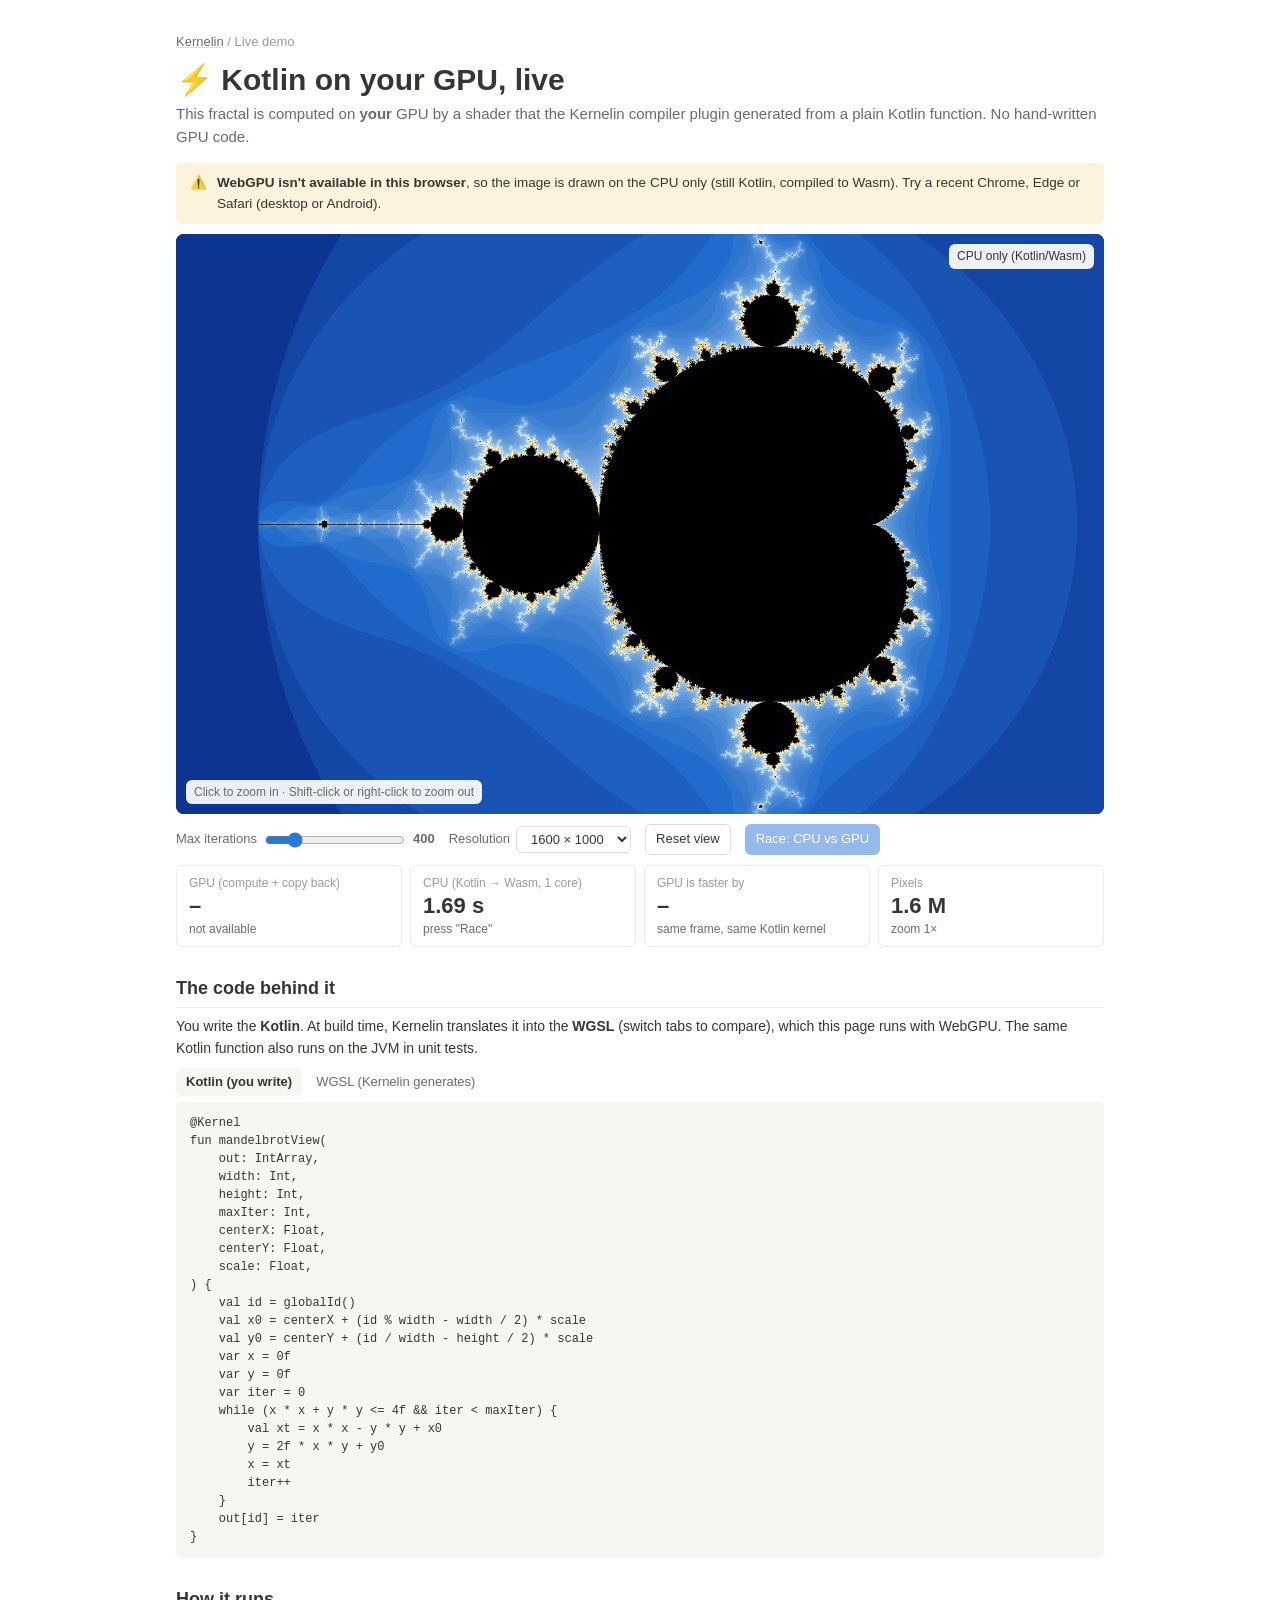
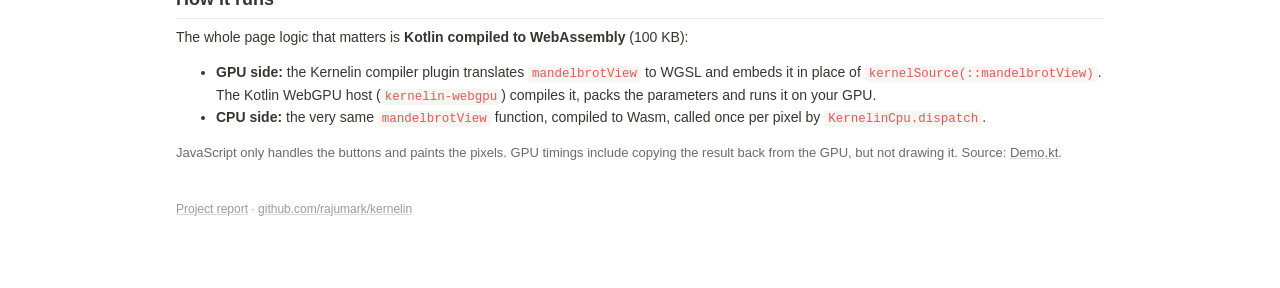
<file: docs/demo/index.html>
<!doctype html>
<html lang="en">
<head>
<meta charset="utf-8">
<meta name="viewport" content="width=device-width, initial-scale=1">
<title>Kernelin Live Demo</title>
<meta name="description" content="A Mandelbrot fractal computed on your GPU by a shader the Kernelin compiler plugin generated from plain Kotlin.">
<style>
  :root {
    --bg: #ffffff;
    --surface: #f7f6f3;
    --ink: #37352f;
    --ink-2: #6b6a65;
    --muted: #9b9a97;
    --line: #e9e9e7;
    --line-2: #dcdbd7;
    --accent: #2a78d6;
    --good: #0f7b6c;
    --good-bg: #dbeddb;
    --warn: #9f6b00;
    --warn-bg: #fdecc8;
    --code-bg: #f7f6f3;
    --font: -apple-system, BlinkMacSystemFont, "Segoe UI", Helvetica, Arial, sans-serif;
    --mono: "SFMono-Regular", ui-monospace, Menlo, Consolas, monospace;
  }
  * { box-sizing: border-box; }
  html { -webkit-text-size-adjust: 100%; }
  body { margin: 0; background: var(--bg); color: var(--ink); font: 14px/1.55 var(--font); }
  .page { max-width: 960px; margin: 0 auto; padding: 32px 16px 64px; }
  .crumbs { font-size: 13px; color: var(--muted); margin-bottom: 10px; }
  .crumbs a { color: var(--ink-2); }
  h1 { font-size: 30px; line-height: 1.2; margin: 4px 0 4px; font-weight: 700; }
  h2 { font-size: 18px; margin: 28px 0 8px; font-weight: 650; padding-bottom: 4px; border-bottom: 1px solid var(--line); }
  p { margin: 4px 0 8px; }
  a { color: inherit; text-decoration: underline; text-decoration-color: var(--line-2); }
  code { font-family: var(--mono); font-size: 12.5px; background: var(--code-bg); color: #eb5757; padding: 1px 4px; border-radius: 4px; }
  pre { font-family: var(--mono); font-size: 12px; line-height: 1.5; background: var(--code-bg); border-radius: 6px; padding: 12px 14px; overflow: auto; margin: 0; max-height: 460px; }
  pre code { background: none; color: var(--ink); padding: 0; font-size: inherit; }
  .subtitle { color: var(--ink-2); font-size: 15px; margin: 0 0 14px; }

  .stage { position: relative; border-radius: 8px; overflow: hidden; background: #0b0b14; aspect-ratio: 16 / 10; }
  canvas { display: block; width: 100%; height: 100%; cursor: zoom-in; image-rendering: auto; }
  .hint { position: absolute; left: 10px; bottom: 10px; background: rgba(255,255,255,.92); color: var(--ink-2); border-radius: 6px; padding: 3px 8px; font-size: 12px; pointer-events: none; }
  .badge { position: absolute; right: 10px; top: 10px; background: rgba(255,255,255,.92); color: var(--ink); border-radius: 6px; padding: 3px 8px; font-size: 12px; }

  .controls { display: flex; flex-wrap: wrap; align-items: center; gap: 8px 14px; margin: 10px 0; font-size: 13px; }
  .controls label { color: var(--ink-2); display: inline-flex; align-items: center; gap: 6px; }
  .controls input[type=range] { width: 140px; accent-color: var(--accent); }
  select, button { font: inherit; font-size: 13px; color: var(--ink); background: #fff; border: 1px solid var(--line-2); border-radius: 6px; padding: 4px 10px; cursor: pointer; }
  button:hover, select:hover { background: var(--surface); }
  button.primary { background: var(--accent); border-color: var(--accent); color: #fff; }
  button.primary:hover { background: #256abf; }
  button:disabled { opacity: .5; cursor: default; }

  .stats { display: grid; grid-template-columns: repeat(4, 1fr); gap: 8px; margin: 8px 0; }
  .tile { border: 1px solid var(--line); border-radius: 6px; padding: 8px 12px; min-width: 0; }
  .tile .k { color: var(--muted); font-size: 12px; }
  .tile .v { font-size: 22px; font-weight: 700; line-height: 1.25; font-variant-numeric: tabular-nums; }
  .tile .s { color: var(--ink-2); font-size: 12px; overflow: hidden; text-overflow: ellipsis; white-space: nowrap; }

  .callout { display: flex; gap: 10px; background: var(--surface); border-radius: 6px; padding: 10px 14px; margin: 10px 0; font-size: 13.5px; }
  .callout.warn { background: #fbf3db; }
  .callout.hidden { display: none; }

  .tabs { display: flex; gap: 4px; margin: 6px 0; }
  .tabs button { border: none; background: none; padding: 4px 10px; border-radius: 6px; color: var(--ink-2); }
  .tabs button.on { background: var(--surface); color: var(--ink); font-weight: 600; }
  .note { color: var(--ink-2); font-size: 13px; }
  .footer { color: var(--muted); font-size: 12px; margin-top: 36px; }

  @media (max-width: 680px) {
    .stats { grid-template-columns: repeat(2, 1fr); }
    h1 { font-size: 24px; }
  }
</style>
</head>
<body>
<div class="page">
  <div class="crumbs"><a href="../">Kernelin</a> / Live demo</div>
  <h1>⚡ Kotlin on your GPU, live</h1>
  <p class="subtitle">This fractal is computed on <b>your</b> GPU by a shader that the Kernelin compiler plugin generated from a plain Kotlin function. No hand-written GPU code.</p>

  <div class="callout warn hidden" id="nogpu">⚠️ <div><b>WebGPU isn't available in this browser</b>, so the image is drawn on the CPU only (still Kotlin, compiled to Wasm). Try a recent Chrome, Edge or Safari (desktop or Android).</div></div>

  <div class="stage">
    <canvas id="canvas" width="1600" height="1000" aria-label="Mandelbrot fractal. Click to zoom in, shift-click to zoom out."></canvas>
    <div class="badge" id="badge">loading...</div>
    <div class="hint">Click to zoom in · Shift-click or right-click to zoom out</div>
  </div>

  <div class="controls">
    <label>Max iterations <input type="range" id="iters" min="50" max="2000" step="50" value="400"><b id="itersVal">400</b></label>
    <label>Resolution
      <select id="res">
        <option value="800x500">800 × 500</option>
        <option value="1600x1000" selected>1600 × 1000</option>
        <option value="2400x1500">2400 × 1500</option>
      </select>
    </label>
    <button id="reset">Reset view</button>
    <button id="race" class="primary">Race: CPU vs GPU</button>
  </div>

  <div class="stats">
    <div class="tile"><div class="k">GPU (compute + copy back)</div><div class="v" id="gpuMs">–</div><div class="s" id="gpuInfo">–</div></div>
    <div class="tile"><div class="k">CPU (Kotlin → Wasm, 1 core)</div><div class="v" id="cpuMs">–</div><div class="s">press "Race"</div></div>
    <div class="tile"><div class="k">GPU is faster by</div><div class="v" id="speedup">–</div><div class="s">same frame, same Kotlin kernel</div></div>
    <div class="tile"><div class="k">Pixels</div><div class="v" id="pixels">–</div><div class="s" id="zoom">zoom 1×</div></div>
  </div>
  <p class="note" id="precision"></p>

  <h2>The code behind it</h2>
  <p>You write the <b>Kotlin</b>. At build time, Kernelin translates it into the <b>WGSL</b> (switch tabs to compare), which this page runs with WebGPU. The same Kotlin function also runs on the JVM in unit tests.</p>
  <div class="tabs">
    <button class="on" data-tab="kotlin">Kotlin (you write)</button>
    <button data-tab="wgsl">WGSL (Kernelin generates)</button>
  </div>
  <pre><code id="code">loading...</code></pre>

  <h2>How it runs</h2>
  <p>The whole page logic that matters is <b>Kotlin compiled to WebAssembly</b> (100 KB):</p>
  <ul>
    <li><b>GPU side:</b> the Kernelin compiler plugin translates <code>mandelbrotView</code> to WGSL and embeds it in place of <code>kernelSource(::mandelbrotView)</code>. The Kotlin WebGPU host (<code>kernelin-webgpu</code>) compiles it, packs the parameters and runs it on your GPU.</li>
    <li><b>CPU side:</b> the very same <code>mandelbrotView</code> function, compiled to Wasm, called once per pixel by <code>KernelinCpu.dispatch</code>.</li>
  </ul>
  <p class="note">JavaScript only handles the buttons and paints the pixels. GPU timings include copying the result back from the GPU, but not drawing it. Source: <a href="https://github.com/rajumark/kernelin/blob/main/samples/src/wasmJsMain/kotlin/io/github/rajumark/kernelin/samples/Demo.kt">Demo.kt</a>.</p>

  <p class="footer"><a href="../">Project report</a> · <a href="https://github.com/rajumark/kernelin">github.com/rajumark/kernelin</a></p>
</div>

<script type="module">
// UI and drawing only. All GPU work (WebGPU setup, uniforms, dispatch, read-back) and the CPU kernel are Kotlin,
// compiled to Wasm from samples/ and kernelin-webgpu/. See samples/src/wasmJsMain/.../Demo.kt.
const canvas = document.getElementById('canvas');
const ctx = canvas.getContext('2d');
const $ = (id) => document.getElementById(id);
const START = { cx: -0.6, cy: 0.0, span: 3.4 };   // span = width of the view in the complex plane
let view = { ...START };
let width = 1600, height = 1000, maxIter = 400;
let K = null, hasGpu = false, busy = false, pending = false;

// Classic deep-blue -> white -> gold gradient, cycled by iteration count.
const STOPS = [[0, 0, 7, 100], [0.16, 32, 107, 203], [0.42, 237, 255, 255], [0.6425, 255, 170, 0], [0.8575, 0, 2, 0], [1, 0, 7, 100]];
let palette = new Uint32Array(0);
function gradient(t) {
  let i = 0;
  while (t > STOPS[i + 1][0]) i++;
  const [a, b] = [STOPS[i], STOPS[i + 1]];
  const f = (t - a[0]) / (b[0] - a[0]);
  return [1, 2, 3].map((k) => Math.round(a[k] + (b[k] - a[k]) * f));
}
function buildPalette(n) {
  palette = new Uint32Array(n + 1);
  for (let i = 0; i < n; i++) {
    const [r, g, b] = gradient((Math.sqrt(i) / 14) % 1);
    palette[i] = (255 << 24) | (b << 16) | (g << 8) | r;
  }
  palette[n] = 0xff000000; // inside the set
}

function draw(iters) {
  const img = ctx.createImageData(width, height);
  const px = new Uint32Array(img.data.buffer);
  for (let i = 0; i < iters.length; i++) px[i] = palette[iters[i]];
  ctx.putImageData(img, 0, 0);
}

const args = () => [width, height, maxIter, view.cx, view.cy, view.span / width];
const gpuFrame = () => K.gpuMandelbrot(...args());   // Kotlin: GpuKernel.run(...)
const cpuFrame = () => K.cpuMandelbrot(...args());   // Kotlin: KernelinCpu.dispatch { mandelbrotView(...) }
const fmt = (ms) => ms >= 1000 ? (ms / 1000).toFixed(2) + ' s' : ms.toFixed(ms < 10 ? 1 : 0) + ' ms';

function updateInfo() {
  $('pixels').textContent = (width * height / 1e6).toFixed(1) + ' M';
  const z = START.span / view.span;
  $('zoom').textContent = 'zoom ' + (z >= 1000 ? z.toExponential(1) : Math.round(z).toLocaleString()) + '×';
  $('precision').textContent = view.span / width < 2e-7
    ? 'You reached the limit of 32-bit Float precision (GPUs compute in Float), so the image turns blocky. Reset to explore again.'
    : '';
}

async function render() {
  if (!K) return;
  if (busy) { pending = true; return; }
  busy = true;
  try {
    updateInfo();
    if (hasGpu) {
      const r = await gpuFrame();
      $('gpuMs').textContent = fmt(r.ms);
      draw(r.data);
    } else {
      const r = cpuFrame();
      $('cpuMs').textContent = fmt(r.ms);
      draw(r.data);
    }
  } catch (e) {
    $('badge').textContent = 'error: ' + e.message;
    console.error(e);
  } finally {
    busy = false;
    if (pending) { pending = false; render(); }
  }
}

async function race() {
  if (!hasGpu) return;
  $('race').disabled = true;
  $('cpuMs').textContent = 'running...';
  $('speedup').textContent = '–';
  await new Promise((r) => setTimeout(r, 30));
  const gpuRuns = [];
  for (let i = 0; i < 5; i++) gpuRuns.push((await gpuFrame()).ms);
  const gpuMs = gpuRuns.sort((a, b) => a - b)[2];
  const cpuMs = cpuFrame().ms;
  $('gpuMs').textContent = fmt(gpuMs);
  $('cpuMs').textContent = fmt(cpuMs);
  $('speedup').textContent = Math.round(cpuMs / gpuMs) + '×';
  $('race').disabled = false;
  window.kernelinDemo = { gpuMs, cpuMs, width, height, maxIter, view: { ...view } };
}

function zoomAt(ev, factor) {
  const r = canvas.getBoundingClientRect();
  const fx = (ev.clientX - r.left) / r.width, fy = (ev.clientY - r.top) / r.height;
  const scale = view.span / width;
  view.cx += (fx - 0.5) * width * scale;
  view.cy += (fy - 0.5) * height * scale;
  view.span *= factor;
  $('cpuMs').textContent = '–';
  $('speedup').textContent = '–';
  render();
}
canvas.addEventListener('click', (ev) => zoomAt(ev, ev.shiftKey ? 2 : 0.5));
canvas.addEventListener('contextmenu', (ev) => { ev.preventDefault(); zoomAt(ev, 2); });
$('iters').addEventListener('input', () => {
  maxIter = +$('iters').value; $('itersVal').textContent = maxIter; buildPalette(maxIter); render();
});
$('res').addEventListener('change', () => {
  [width, height] = $('res').value.split('x').map(Number);
  canvas.width = width; canvas.height = height; render();
});
$('reset').addEventListener('click', () => { view = { ...START }; render(); });
$('race').addEventListener('click', race);

// Code tabs: the Kotlin is read from the real source file; the WGSL comes from inside the Wasm binary,
// where the compiler plugin embedded it in place of kernelSource(::mandelbrotView).
const sources = {};
document.querySelectorAll('.tabs button').forEach((b) => b.addEventListener('click', () => {
  document.querySelectorAll('.tabs button').forEach((x) => x.classList.toggle('on', x === b));
  $('code').textContent = sources[b.dataset.tab] || '';
}));

(async () => {
  buildPalette(maxIter);
  try {
    K = await import('./wasm/kernelin-demo.mjs');
  } catch (e) {
    console.error(e);
    $('nogpu').classList.remove('hidden');
    $('nogpu').querySelector('div').innerHTML = '<b>This browser can\'t run Kotlin/Wasm</b> (it needs WebAssembly GC). Try a recent Chrome, Edge, Firefox or Safari.';
    $('badge').textContent = 'not supported';
    return;
  }
  try {
    const desc = await K.kernelinInit();
    hasGpu = true;
    $('badge').textContent = 'GPU · ' + desc;
    $('gpuInfo').textContent = desc;
  } catch (e) {
    console.warn(e);
    $('nogpu').classList.remove('hidden');
    $('badge').textContent = 'CPU only (Kotlin/Wasm)';
    $('race').disabled = true;
    $('gpuInfo').textContent = 'not available';
  }
  sources.wgsl = K.kernelinWgsl();
  const kt = await fetch('kernels/Kernels.kt').then((r) => r.text());
  const at = kt.indexOf('@Kernel\nfun mandelbrotView');
  sources.kotlin = at >= 0 ? kt.slice(at, kt.indexOf('\n}\n', at) + 2) : kt;
  $('code').textContent = sources.kotlin;
  await render();
})();
</script>
</body>
</html>
</file>
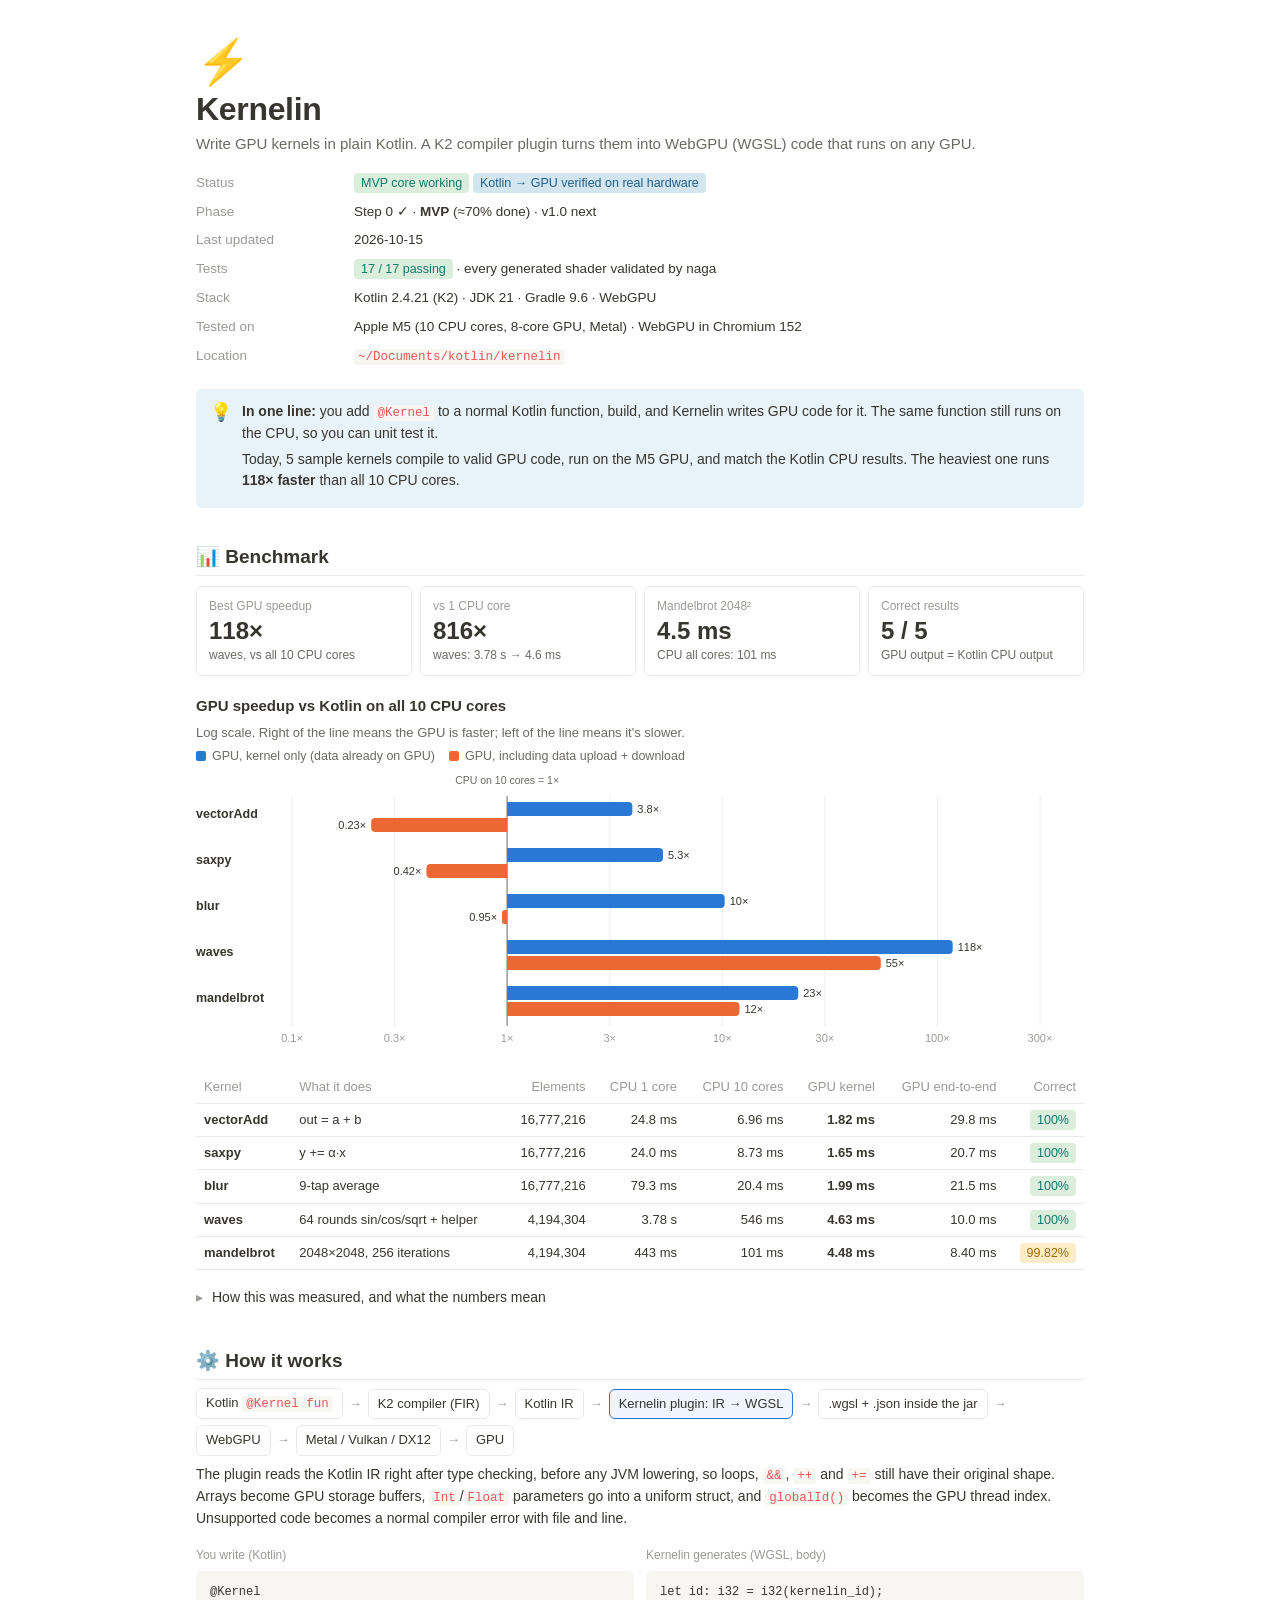
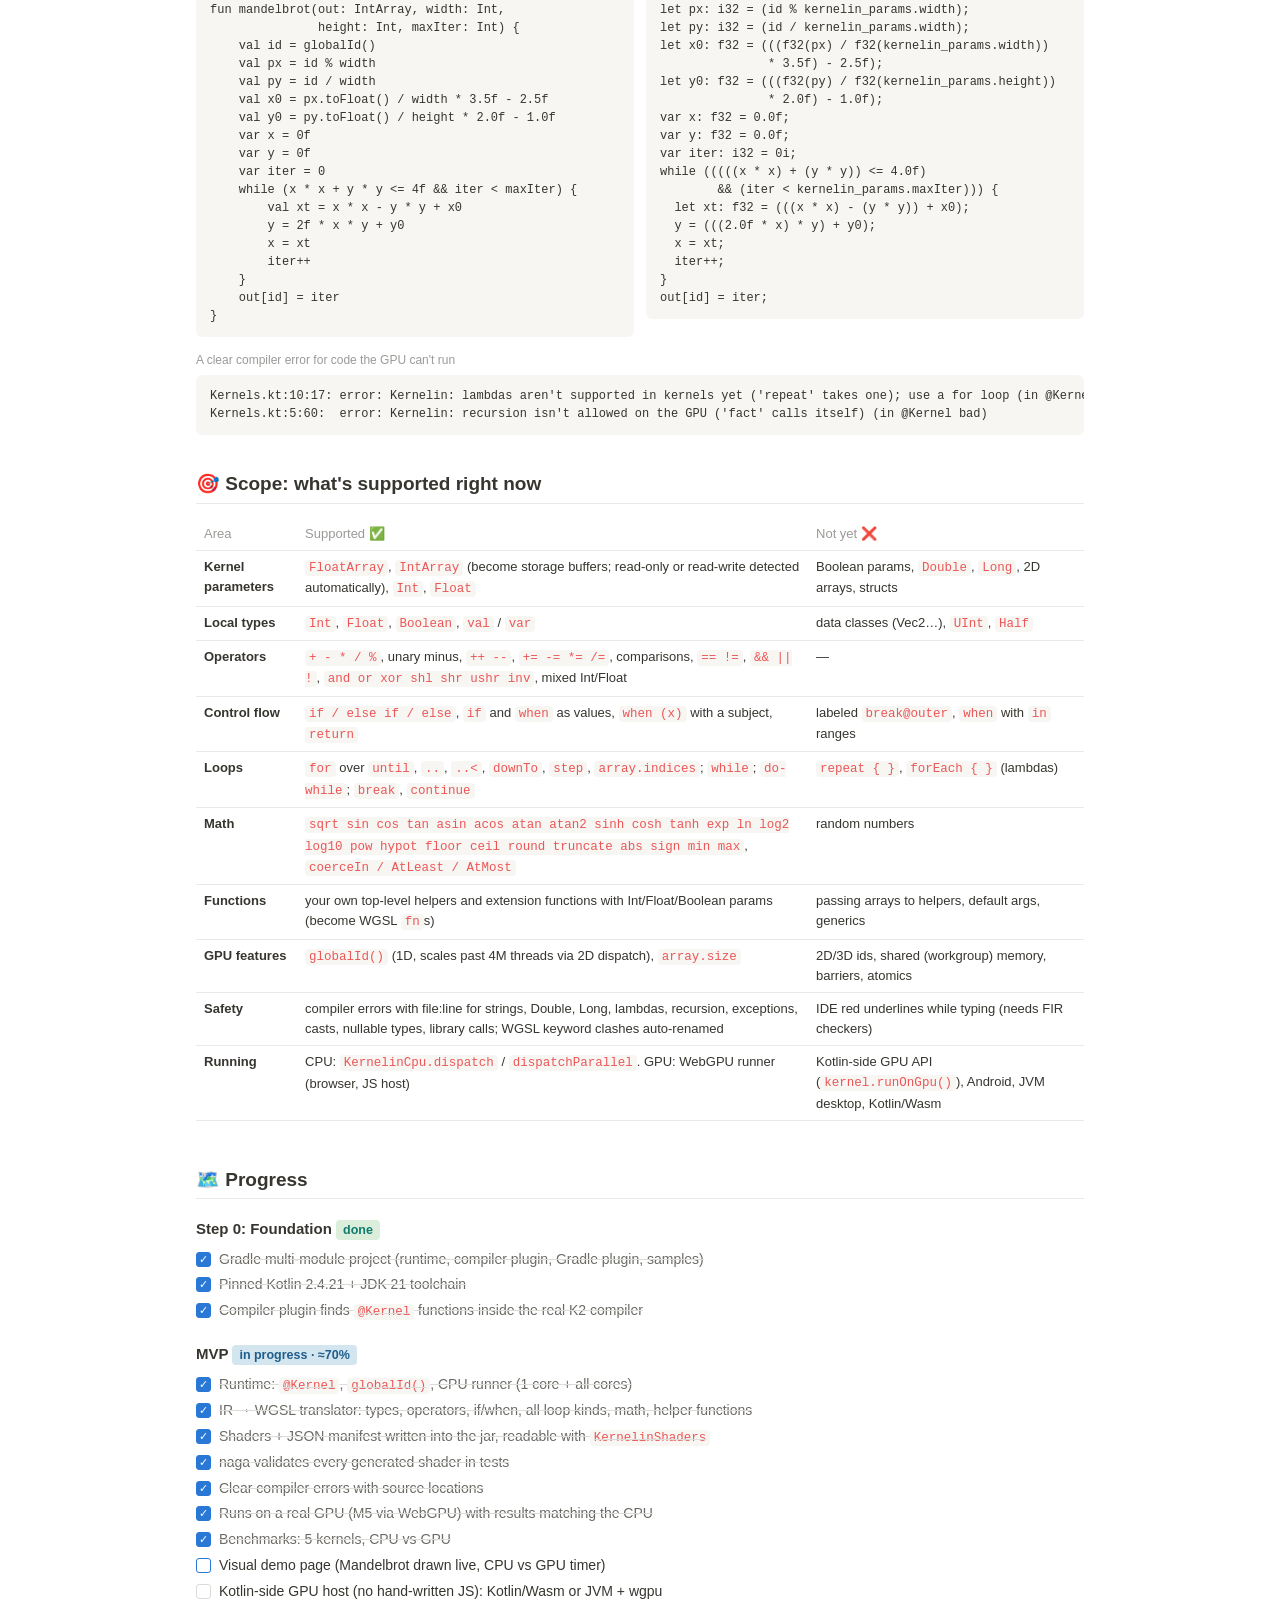
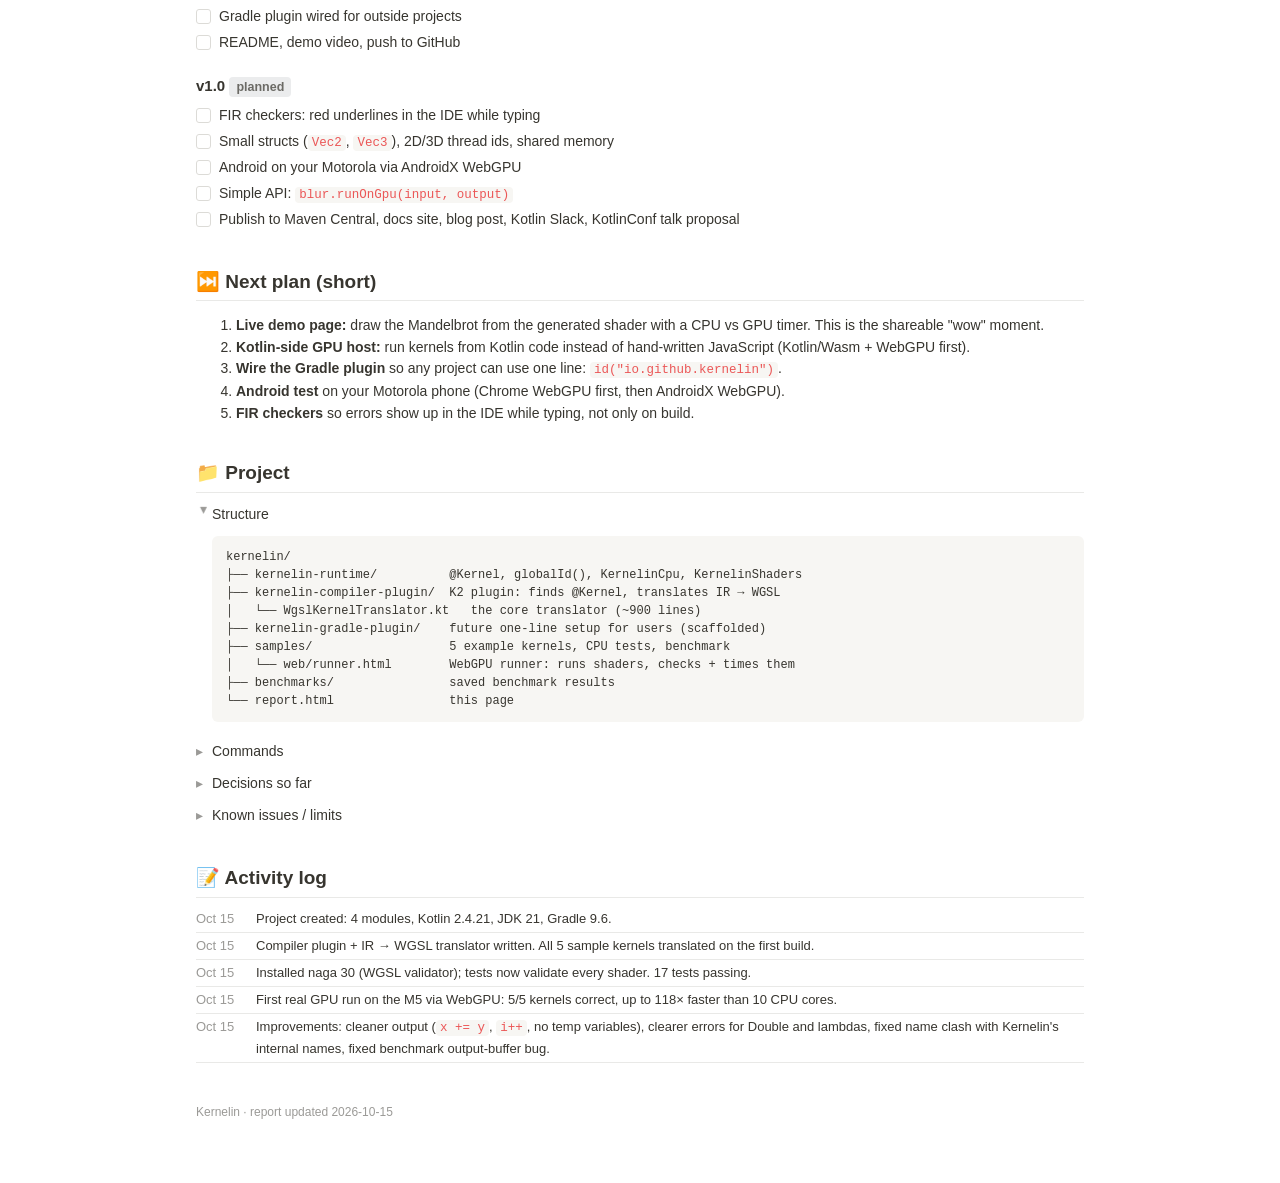
<file: report.html>
<!doctype html>
<html lang="en">
<head>
<meta charset="utf-8">
<meta name="viewport" content="width=device-width, initial-scale=1">
<title>Kernelin Project Report</title>
<style>
  :root {
    --bg: #ffffff;
    --surface: #f7f6f3;
    --ink: #37352f;
    --ink-2: #6b6a65;
    --muted: #9b9a97;
    --line: #e9e9e7;
    --line-2: #dcdbd7;
    --accent: #2a78d6;
    --series-1: #2a78d6;
    --series-2: #eb6834;
    --good: #0f7b6c;
    --good-bg: #dbeddb;
    --warn: #9f6b00;
    --warn-bg: #fdecc8;
    --bad: #c4352f;
    --bad-bg: #ffe2dd;
    --blue-bg: #d3e5ef;
    --gray-bg: #ebeced;
    --code-bg: #f7f6f3;
    --font: -apple-system, BlinkMacSystemFont, "Segoe UI", Helvetica, Arial, sans-serif;
    --mono: "SFMono-Regular", ui-monospace, Menlo, Consolas, monospace;
  }
  * { box-sizing: border-box; }
  html { -webkit-text-size-adjust: 100%; }
  body { margin: 0; background: var(--bg); color: var(--ink); font: 14px/1.55 var(--font); }
  .page { max-width: 920px; margin: 0 auto; padding: 40px 16px 80px; }
  h1 { font-size: 32px; line-height: 1.2; margin: 6px 0 4px; font-weight: 700; letter-spacing: -0.01em; }
  h2 { font-size: 19px; margin: 34px 0 8px; font-weight: 650; padding-bottom: 4px; border-bottom: 1px solid var(--line); }
  h3 { font-size: 15px; margin: 18px 0 6px; font-weight: 650; }
  p { margin: 4px 0 8px; }
  a { color: inherit; text-decoration: underline; text-decoration-color: var(--line-2); }
  code { font-family: var(--mono); font-size: 12.5px; background: var(--code-bg); color: #eb5757; padding: 1px 4px; border-radius: 4px; }
  pre { font-family: var(--mono); font-size: 12px; line-height: 1.5; background: var(--code-bg); border-radius: 6px; padding: 12px 14px; overflow-x: auto; margin: 6px 0; }
  pre code { background: none; color: var(--ink); padding: 0; font-size: inherit; }
  .icon { font-size: 44px; line-height: 1; }
  .subtitle { color: var(--ink-2); font-size: 15px; margin: 0 0 14px; }

  /* Notion-style property list */
  .props { display: grid; grid-template-columns: 150px 1fr; gap: 2px 8px; margin: 10px 0 18px; font-size: 13.5px; }
  .props dt { color: var(--muted); padding: 3px 0; }
  .props dd { margin: 0; padding: 3px 0; }
  .tag { display: inline-block; padding: 0 7px; border-radius: 4px; font-size: 12.5px; line-height: 20px; white-space: nowrap; }
  .tag.good { background: var(--good-bg); color: var(--good); }
  .tag.warn { background: var(--warn-bg); color: var(--warn); }
  .tag.bad { background: var(--bad-bg); color: var(--bad); }
  .tag.blue { background: var(--blue-bg); color: #1f5e8c; }
  .tag.gray { background: var(--gray-bg); color: var(--ink-2); }

  .callout { display: flex; gap: 10px; background: var(--surface); border-radius: 6px; padding: 12px 14px; margin: 10px 0; }
  .callout .ci { font-size: 18px; line-height: 1.3; }
  .callout p { margin: 0 0 4px; }
  .callout.blue { background: #e7f3f8; }
  .callout.yellow { background: #fbf3db; }

  /* stat tiles */
  .tiles { display: grid; grid-template-columns: repeat(4, 1fr); gap: 8px; margin: 10px 0 14px; }
  .tile { border: 1px solid var(--line); border-radius: 6px; padding: 10px 12px; }
  .tile .k { color: var(--muted); font-size: 12px; }
  .tile .v { font-size: 24px; font-weight: 700; line-height: 1.25; }
  .tile .s { color: var(--ink-2); font-size: 12px; }

  table { width: 100%; border-collapse: collapse; font-size: 13px; margin: 6px 0 10px; }
  th { text-align: left; color: var(--muted); font-weight: 500; border-bottom: 1px solid var(--line); padding: 6px 8px; white-space: nowrap; }
  td { border-bottom: 1px solid var(--line); padding: 6px 8px; vertical-align: top; }
  td.num, th.num { text-align: right; font-variant-numeric: tabular-nums; white-space: nowrap; }
  .scroll { overflow-x: auto; }

  /* checklist */
  ul.check { list-style: none; padding: 0; margin: 4px 0 8px; }
  ul.check li { display: flex; gap: 8px; padding: 2px 0; }
  ul.check li .box { flex: none; width: 15px; height: 15px; margin-top: 3px; border: 1.5px solid var(--line-2); border-radius: 3px; display: inline-flex; align-items: center; justify-content: center; font-size: 11px; color: #fff; }
  ul.check li.done .box { background: var(--accent); border-color: var(--accent); }
  ul.check li.done .t { color: var(--ink-2); text-decoration: line-through; text-decoration-color: var(--line-2); }
  ul.check li.doing .box { border-color: var(--accent); }

  details { border-radius: 6px; margin: 4px 0; }
  details > summary { cursor: pointer; padding: 3px 0; font-weight: 500; list-style: none; }
  details > summary::-webkit-details-marker { display: none; }
  details > summary::before { content: "▸"; display: inline-block; width: 16px; color: var(--muted); transition: transform .15s; }
  details[open] > summary::before { transform: rotate(90deg); }
  details > .inner { padding: 2px 0 6px 16px; }

  .cols { display: grid; grid-template-columns: 1fr 1fr; gap: 12px; }
  .cols > div { min-width: 0; }
  .label { color: var(--muted); font-size: 12px; margin: 8px 0 2px; }

  .flow { display: flex; flex-wrap: wrap; align-items: center; gap: 6px; margin: 8px 0; font-size: 13px; }
  .flow .n { border: 1px solid var(--line); border-radius: 6px; padding: 4px 9px; background: #fff; }
  .flow .n.hi { border-color: var(--accent); background: #eef5fd; }
  .flow .a { color: var(--muted); }

  /* chart */
  .chart { position: relative; margin: 6px 0 4px; }
  .legend { display: flex; flex-wrap: wrap; gap: 14px; font-size: 12.5px; color: var(--ink-2); margin: 4px 0 2px; }
  .legend i { display: inline-block; width: 10px; height: 10px; border-radius: 2px; margin-right: 6px; vertical-align: -1px; }
  .tip { position: absolute; pointer-events: none; background: #fff; border: 1px solid var(--line-2); border-radius: 6px; padding: 6px 9px; font-size: 12px; box-shadow: 0 4px 14px rgba(15,15,15,.08); white-space: nowrap; opacity: 0; transition: opacity .08s; }
  .tip b { font-weight: 600; }
  svg text { font-family: var(--font); }

  .log { font-size: 13px; }
  .log .row { display: grid; grid-template-columns: 52px 1fr; gap: 8px; padding: 3px 0; border-bottom: 1px solid var(--line); }
  .log .row span:first-child { color: var(--muted); font-variant-numeric: tabular-nums; }
  .footer { color: var(--muted); font-size: 12px; margin-top: 40px; }

  @media (max-width: 680px) {
    .tiles { grid-template-columns: repeat(2, 1fr); }
    .cols { grid-template-columns: 1fr; }
    .props { grid-template-columns: 110px 1fr; }
    h1 { font-size: 26px; }
  }
</style>
</head>
<body>
<div class="page">

  <div class="icon">⚡</div>
  <h1>Kernelin</h1>
  <p class="subtitle">Write GPU kernels in plain Kotlin. A K2 compiler plugin turns them into WebGPU (WGSL) code that runs on any GPU.</p>

  <dl class="props">
    <dt>Status</dt><dd><span class="tag good">MVP core working</span> <span class="tag blue">Kotlin → GPU verified on real hardware</span></dd>
    <dt>Phase</dt><dd>Step 0 ✓ · <b>MVP</b> (≈70% done) · v1.0 next</dd>
    <dt>Last updated</dt><dd>2026-10-15</dd>
    <dt>Tests</dt><dd><span class="tag good">17 / 17 passing</span> · every generated shader validated by naga</dd>
    <dt>Stack</dt><dd>Kotlin 2.4.21 (K2) · JDK 21 · Gradle 9.6 · WebGPU</dd>
    <dt>Tested on</dt><dd>Apple M5 (10 CPU cores, 8-core GPU, Metal) · WebGPU in Chromium 152</dd>
    <dt>Location</dt><dd><code>~/Documents/kotlin/kernelin</code></dd>
  </dl>

  <div class="callout blue">
    <div class="ci">💡</div>
    <div>
      <p><b>In one line:</b> you add <code>@Kernel</code> to a normal Kotlin function, build, and Kernelin writes GPU code for it. The same function still runs on the CPU, so you can unit test it.</p>
      <p>Today, 5 sample kernels compile to valid GPU code, run on the M5 GPU, and match the Kotlin CPU results. The heaviest one runs <b>118× faster</b> than all 10 CPU cores.</p>
    </div>
  </div>

  <!-- ============================================================ BENCHMARK -->
  <h2>📊 Benchmark</h2>
  <div class="tiles">
    <div class="tile"><div class="k">Best GPU speedup</div><div class="v">118×</div><div class="s">waves, vs all 10 CPU cores</div></div>
    <div class="tile"><div class="k">vs 1 CPU core</div><div class="v">816×</div><div class="s">waves: 3.78 s → 4.6 ms</div></div>
    <div class="tile"><div class="k">Mandelbrot 2048²</div><div class="v">4.5 ms</div><div class="s">CPU all cores: 101 ms</div></div>
    <div class="tile"><div class="k">Correct results</div><div class="v">5 / 5</div><div class="s">GPU output = Kotlin CPU output</div></div>
  </div>

  <h3>GPU speedup vs Kotlin on all 10 CPU cores</h3>
  <p style="color:var(--ink-2);font-size:13px;margin:0">Log scale. Right of the line means the GPU is faster; left of the line means it's slower.</p>
  <div class="legend">
    <span><i style="background:var(--series-1)"></i>GPU, kernel only (data already on GPU)</span>
    <span><i style="background:var(--series-2)"></i>GPU, including data upload + download</span>
  </div>
  <div class="chart" id="chart"><div class="tip" id="tip"></div></div>

  <div class="scroll">
  <table id="bench-table">
    <thead><tr>
      <th>Kernel</th><th>What it does</th><th class="num">Elements</th>
      <th class="num">CPU 1 core</th><th class="num">CPU 10 cores</th>
      <th class="num">GPU kernel</th><th class="num">GPU end-to-end</th><th class="num">Correct</th>
    </tr></thead>
    <tbody></tbody>
  </table>
  </div>

  <details>
    <summary>How this was measured, and what the numbers mean</summary>
    <div class="inner">
      <p><b>CPU:</b> the <code>@Kernel</code> functions running as normal Kotlin on JDK 21 through <code>KernelinCpu</code>, 2 warmups then the median of 5 runs. "10 cores" uses <code>dispatchParallel</code>.</p>
      <p><b>GPU kernel:</b> the generated WGSL on WebGPU (Chromium → Dawn → Metal) with data already on the GPU. It's the average of 20 back-to-back dispatches, median of 5.</p>
      <p><b>GPU end-to-end:</b> upload the inputs, run once and copy the results back to JavaScript. This is what a real app pays for a one-off call.</p>
      <p><b>Correct:</b> every output element is compared with the Kotlin CPU result. Floats are allowed a 1e-4 relative error.</p>
      <p><b>Honest notes:</b></p>
      <ul>
        <li><b>Simple kernels</b> (vectorAdd, saxpy, blur) do almost no math per element. The kernel itself is 4–10× faster, but copying 64–200 MB to the GPU and back costs more than it saves, so <b>end-to-end they're slower than the CPU</b>. The GPU pays off when data stays on the GPU or the math is heavy.</li>
        <li><b>Mandelbrot 99.82%</b>: 0.18% of pixels (on the set's edge) get an iteration count that differs by a few. GPUs fuse multiply-add, which rounds slightly differently than the JVM. This is expected for chaotic float math, not a bug.</li>
        <li>CPU and GPU ran in different runtimes (JVM vs browser). The JVM CPU baseline carries a small per-element dispatch overhead; a hand-written loop would be somewhat faster.</li>
        <li>Raw data: <code>benchmarks/2026-10-15-apple-m5.json</code></li>
      </ul>
    </div>
  </details>

  <!-- ============================================================ HOW IT WORKS -->
  <h2>⚙️ How it works</h2>
  <div class="flow">
    <span class="n">Kotlin <code>@Kernel fun</code></span><span class="a">→</span>
    <span class="n">K2 compiler (FIR)</span><span class="a">→</span>
    <span class="n">Kotlin IR</span><span class="a">→</span>
    <span class="n hi">Kernelin plugin: IR → WGSL</span><span class="a">→</span>
    <span class="n">.wgsl + .json inside the jar</span><span class="a">→</span>
    <span class="n">WebGPU</span><span class="a">→</span>
    <span class="n">Metal / Vulkan / DX12</span><span class="a">→</span>
    <span class="n">GPU</span>
  </div>
  <p>The plugin reads the Kotlin IR right after type checking, before any JVM lowering, so loops, <code>&amp;&amp;</code>, <code>++</code> and <code>+=</code> still have their original shape. Arrays become GPU storage buffers, <code>Int</code>/<code>Float</code> parameters go into a uniform struct, and <code>globalId()</code> becomes the GPU thread index. Unsupported code becomes a normal compiler error with file and line.</p>

  <div class="cols">
    <div>
      <div class="label">You write (Kotlin)</div>
<pre><code>@Kernel
fun mandelbrot(out: IntArray, width: Int,
               height: Int, maxIter: Int) {
    val id = globalId()
    val px = id % width
    val py = id / width
    val x0 = px.toFloat() / width * 3.5f - 2.5f
    val y0 = py.toFloat() / height * 2.0f - 1.0f
    var x = 0f
    var y = 0f
    var iter = 0
    while (x * x + y * y &lt;= 4f &amp;&amp; iter &lt; maxIter) {
        val xt = x * x - y * y + x0
        y = 2f * x * y + y0
        x = xt
        iter++
    }
    out[id] = iter
}</code></pre>
    </div>
    <div>
      <div class="label">Kernelin generates (WGSL, body)</div>
<pre><code>let id: i32 = i32(kernelin_id);
let px: i32 = (id % kernelin_params.width);
let py: i32 = (id / kernelin_params.width);
let x0: f32 = (((f32(px) / f32(kernelin_params.width))
               * 3.5f) - 2.5f);
let y0: f32 = (((f32(py) / f32(kernelin_params.height))
               * 2.0f) - 1.0f);
var x: f32 = 0.0f;
var y: f32 = 0.0f;
var iter: i32 = 0i;
while (((((x * x) + (y * y)) &lt;= 4.0f)
        &amp;&amp; (iter &lt; kernelin_params.maxIter))) {
  let xt: f32 = (((x * x) - (y * y)) + x0);
  y = (((2.0f * x) * y) + y0);
  x = xt;
  iter++;
}
out[id] = iter;</code></pre>
    </div>
  </div>

  <div class="label">A clear compiler error for code the GPU can't run</div>
<pre><code>Kernels.kt:10:17: error: Kernelin: lambdas aren't supported in kernels yet ('repeat' takes one); use a for loop (in @Kernel bad)
Kernels.kt:5:60:  error: Kernelin: recursion isn't allowed on the GPU ('fact' calls itself) (in @Kernel bad)</code></pre>

  <!-- ============================================================ SCOPE -->
  <h2>🎯 Scope: what's supported right now</h2>
  <div class="scroll">
  <table>
    <thead><tr><th>Area</th><th>Supported ✅</th><th>Not yet ❌</th></tr></thead>
    <tbody>
      <tr><td><b>Kernel parameters</b></td><td><code>FloatArray</code>, <code>IntArray</code> (become storage buffers; read-only or read-write detected automatically), <code>Int</code>, <code>Float</code></td><td>Boolean params, <code>Double</code>, <code>Long</code>, 2D arrays, structs</td></tr>
      <tr><td><b>Local types</b></td><td><code>Int</code>, <code>Float</code>, <code>Boolean</code>, <code>val</code> / <code>var</code></td><td>data classes (Vec2…), <code>UInt</code>, <code>Half</code></td></tr>
      <tr><td><b>Operators</b></td><td><code>+ - * / %</code>, unary minus, <code>++ --</code>, <code>+= -= *= /=</code>, comparisons, <code>== !=</code>, <code>&amp;&amp; || !</code>, <code>and or xor shl shr ushr inv</code>, mixed Int/Float</td><td>—</td></tr>
      <tr><td><b>Control flow</b></td><td><code>if / else if / else</code>, <code>if</code> and <code>when</code> as values, <code>when (x)</code> with a subject, <code>return</code></td><td>labeled <code>break@outer</code>, <code>when</code> with <code>in</code> ranges</td></tr>
      <tr><td><b>Loops</b></td><td><code>for</code> over <code>until</code>, <code>..</code>, <code>..&lt;</code>, <code>downTo</code>, <code>step</code>, <code>array.indices</code>; <code>while</code>; <code>do-while</code>; <code>break</code>, <code>continue</code></td><td><code>repeat { }</code>, <code>forEach { }</code> (lambdas)</td></tr>
      <tr><td><b>Math</b></td><td><code>sqrt sin cos tan asin acos atan atan2 sinh cosh tanh exp ln log2 log10 pow hypot floor ceil round truncate abs sign min max</code>, <code>coerceIn / AtLeast / AtMost</code></td><td>random numbers</td></tr>
      <tr><td><b>Functions</b></td><td>your own top-level helpers and extension functions with Int/Float/Boolean params (become WGSL <code>fn</code>s)</td><td>passing arrays to helpers, default args, generics</td></tr>
      <tr><td><b>GPU features</b></td><td><code>globalId()</code> (1D, scales past 4M threads via 2D dispatch), <code>array.size</code></td><td>2D/3D ids, shared (workgroup) memory, barriers, atomics</td></tr>
      <tr><td><b>Safety</b></td><td>compiler errors with file:line for strings, Double, Long, lambdas, recursion, exceptions, casts, nullable types, library calls; WGSL keyword clashes auto-renamed</td><td>IDE red underlines while typing (needs FIR checkers)</td></tr>
      <tr><td><b>Running</b></td><td>CPU: <code>KernelinCpu.dispatch</code> / <code>dispatchParallel</code>. GPU: WebGPU runner (browser, JS host)</td><td>Kotlin-side GPU API (<code>kernel.runOnGpu()</code>), Android, JVM desktop, Kotlin/Wasm</td></tr>
    </tbody>
  </table>
  </div>

  <!-- ============================================================ ROADMAP -->
  <h2>🗺️ Progress</h2>
  <h3>Step 0: Foundation <span class="tag good">done</span></h3>
  <ul class="check">
    <li class="done"><span class="box">✓</span><span class="t">Gradle multi-module project (runtime, compiler plugin, Gradle plugin, samples)</span></li>
    <li class="done"><span class="box">✓</span><span class="t">Pinned Kotlin 2.4.21 + JDK 21 toolchain</span></li>
    <li class="done"><span class="box">✓</span><span class="t">Compiler plugin finds <code>@Kernel</code> functions inside the real K2 compiler</span></li>
  </ul>
  <h3>MVP <span class="tag blue">in progress · ≈70%</span></h3>
  <ul class="check">
    <li class="done"><span class="box">✓</span><span class="t">Runtime: <code>@Kernel</code>, <code>globalId()</code>, CPU runner (1 core + all cores)</span></li>
    <li class="done"><span class="box">✓</span><span class="t">IR → WGSL translator: types, operators, if/when, all loop kinds, math, helper functions</span></li>
    <li class="done"><span class="box">✓</span><span class="t">Shaders + JSON manifest written into the jar, readable with <code>KernelinShaders</code></span></li>
    <li class="done"><span class="box">✓</span><span class="t">naga validates every generated shader in tests</span></li>
    <li class="done"><span class="box">✓</span><span class="t">Clear compiler errors with source locations</span></li>
    <li class="done"><span class="box">✓</span><span class="t">Runs on a real GPU (M5 via WebGPU) with results matching the CPU</span></li>
    <li class="done"><span class="box">✓</span><span class="t">Benchmarks: 5 kernels, CPU vs GPU</span></li>
    <li class="doing"><span class="box"></span><span class="t">Visual demo page (Mandelbrot drawn live, CPU vs GPU timer)</span></li>
    <li><span class="box"></span><span class="t">Kotlin-side GPU host (no hand-written JS): Kotlin/Wasm or JVM + wgpu</span></li>
    <li><span class="box"></span><span class="t">Gradle plugin wired for outside projects</span></li>
    <li><span class="box"></span><span class="t">README, demo video, push to GitHub</span></li>
  </ul>
  <h3>v1.0 <span class="tag gray">planned</span></h3>
  <ul class="check">
    <li><span class="box"></span><span class="t">FIR checkers: red underlines in the IDE while typing</span></li>
    <li><span class="box"></span><span class="t">Small structs (<code>Vec2</code>, <code>Vec3</code>), 2D/3D thread ids, shared memory</span></li>
    <li><span class="box"></span><span class="t">Android on your Motorola via AndroidX WebGPU</span></li>
    <li><span class="box"></span><span class="t">Simple API: <code>blur.runOnGpu(input, output)</code></span></li>
    <li><span class="box"></span><span class="t">Publish to Maven Central, docs site, blog post, Kotlin Slack, KotlinConf talk proposal</span></li>
  </ul>

  <!-- ============================================================ NEXT -->
  <h2>⏭️ Next plan (short)</h2>
  <ol>
    <li><b>Live demo page:</b> draw the Mandelbrot from the generated shader with a CPU vs GPU timer. This is the shareable "wow" moment.</li>
    <li><b>Kotlin-side GPU host:</b> run kernels from Kotlin code instead of hand-written JavaScript (Kotlin/Wasm + WebGPU first).</li>
    <li><b>Wire the Gradle plugin</b> so any project can use one line: <code>id("io.github.kernelin")</code>.</li>
    <li><b>Android test</b> on your Motorola phone (Chrome WebGPU first, then AndroidX WebGPU).</li>
    <li><b>FIR checkers</b> so errors show up in the IDE while typing, not only on build.</li>
  </ol>

  <!-- ============================================================ PROJECT -->
  <h2>📁 Project</h2>
  <details open>
    <summary>Structure</summary>
    <div class="inner">
<pre><code>kernelin/
├── kernelin-runtime/          @Kernel, globalId(), KernelinCpu, KernelinShaders
├── kernelin-compiler-plugin/  K2 plugin: finds @Kernel, translates IR → WGSL
│   └── WgslKernelTranslator.kt   the core translator (~900 lines)
├── kernelin-gradle-plugin/    future one-line setup for users (scaffolded)
├── samples/                   5 example kernels, CPU tests, benchmark
│   └── web/runner.html        WebGPU runner: runs shaders, checks + times them
├── benchmarks/                saved benchmark results
└── report.html                this page</code></pre>
    </div>
  </details>
  <details>
    <summary>Commands</summary>
    <div class="inner">
<pre><code># build everything and run all tests (naga validates shaders if installed)
gradle build

# CPU benchmark + export data for the GPU runner
gradle :samples:bench -Pout=&lt;folder&gt;
# then serve &lt;folder&gt; over http and open runner.html in a WebGPU browser

# generated shaders land here
samples/build/classes/kotlin/main/kernelin/*.wgsl</code></pre>
    </div>
  </details>
  <details>
    <summary>Decisions so far</summary>
    <div class="inner">
      <ul>
        <li><b>Target WGSL first</b>: plain text, runs everywhere through WebGPU, easy to debug and validate.</li>
        <li><b>Translate at IR level</b>, before lowering: loop and operator shapes are still clean, and types are fully resolved.</li>
        <li><b>Plain Kotlin, not a DSL</b>: this is the difference from Kool/KorGE shader DSLs; kernels stay CPU-testable.</li>
        <li><b>Shaders ship inside the jar</b> (written next to the classes), so no extra Gradle wiring is needed.</li>
        <li><b>Kotlin 2.4.21 pinned</b>: the compiler plugin API changes between versions.</li>
      </ul>
    </div>
  </details>
  <details>
    <summary>Known issues / limits</summary>
    <div class="inner">
      <ul>
        <li>Out-of-bounds array access: Kotlin throws, the GPU clamps silently. A debug mode with bounds checks is planned.</li>
        <li>Integer divide by zero: Kotlin throws, WGSL returns a defined value.</li>
        <li>Gradle wrapper download timed out here, so the installed Gradle 9.6 is used (<code>gradle</code>, not <code>./gradlew</code>).</li>
        <li>Deleting a kernel can leave its old <code>.wgsl</code> in the build folder until a clean build.</li>
      </ul>
    </div>
  </details>

  <!-- ============================================================ LOG -->
  <h2>📝 Activity log</h2>
  <div class="log">
    <div class="row"><span>Oct 15</span><span>Project created: 4 modules, Kotlin 2.4.21, JDK 21, Gradle 9.6.</span></div>
    <div class="row"><span>Oct 15</span><span>Compiler plugin + IR → WGSL translator written. All 5 sample kernels translated on the first build.</span></div>
    <div class="row"><span>Oct 15</span><span>Installed naga 30 (WGSL validator); tests now validate every shader. 17 tests passing.</span></div>
    <div class="row"><span>Oct 15</span><span>First real GPU run on the M5 via WebGPU: 5/5 kernels correct, up to 118× faster than 10 CPU cores.</span></div>
    <div class="row"><span>Oct 15</span><span>Improvements: cleaner output (<code>x += y</code>, <code>i++</code>, no temp variables), clearer errors for Double and lambdas, fixed name clash with Kernelin's internal names, fixed benchmark output-buffer bug.</span></div>
  </div>

  <p class="footer">Kernelin · report updated 2026-10-15</p>
</div>

<script>
const data = [
  { name: "vectorAdd", what: "out = a + b", size: 16777216, cpu1: 24.815, cpuN: 6.955, gpuK: 1.82, gpuE: 29.8, match: 100 },
  { name: "saxpy", what: "y += α·x", size: 16777216, cpu1: 24.027, cpuN: 8.726, gpuK: 1.645, gpuE: 20.7, match: 100 },
  { name: "blur", what: "9-tap average", size: 16777216, cpu1: 79.275, cpuN: 20.369, gpuK: 1.985, gpuE: 21.5, match: 100 },
  { name: "waves", what: "64 rounds sin/cos/sqrt + helper", size: 4194304, cpu1: 3777.425, cpuN: 545.625, gpuK: 4.63, gpuE: 10.0, match: 100 },
  { name: "mandelbrot", what: "2048×2048, 256 iterations", size: 4194304, cpu1: 443.394, cpuN: 101.039, gpuK: 4.48, gpuE: 8.4, match: 99.82 },
];

const fmtMs = (v) => v >= 1000 ? (v / 1000).toFixed(2) + " s" : (v >= 100 ? v.toFixed(0) : v.toFixed(v >= 10 ? 1 : 2)) + " ms";
const fmtX = (v) => v >= 10 ? Math.round(v) + "×" : v.toFixed(v >= 1 ? 1 : 2) + "×";

// table
const tbody = document.querySelector("#bench-table tbody");
for (const d of data) {
  const tr = document.createElement("tr");
  const tag = d.match === 100 ? '<span class="tag good">100%</span>' : `<span class="tag warn">${d.match}%</span>`;
  tr.innerHTML = `<td><b>${d.name}</b></td><td>${d.what}</td><td class="num">${d.size.toLocaleString()}</td>` +
    `<td class="num">${fmtMs(d.cpu1)}</td><td class="num">${fmtMs(d.cpuN)}</td>` +
    `<td class="num"><b>${fmtMs(d.gpuK)}</b></td><td class="num">${fmtMs(d.gpuE)}</td><td class="num">${tag}</td>`;
  tbody.appendChild(tr);
}

// chart: bars grow from the 1× line (CPU on all cores) on a log scale
function drawChart() {
  const host = document.getElementById("chart");
  const tip = document.getElementById("tip");
  host.querySelector("svg")?.remove();
  const W = host.clientWidth;
  const labelW = W < 520 ? 78 : 96;
  const rowH = 46, barH = 14, top = 24, bottom = 28, right = 44;
  const H = top + data.length * rowH + bottom;
  const minL = Math.log10(0.1), maxL = Math.log10(300);
  const x = (v) => labelW + (Math.log10(v) - minL) / (maxL - minL) * (W - labelW - right);
  const ns = "http://www.w3.org/2000/svg";
  const svg = document.createElementNS(ns, "svg");
  svg.setAttribute("width", W); svg.setAttribute("height", H);
  svg.setAttribute("role", "img");
  svg.setAttribute("aria-label", "GPU speedup over 10-core CPU per kernel, kernel-only and end-to-end");
  const el = (tag, attrs, text) => {
    const e = document.createElementNS(ns, tag);
    for (const k in attrs) e.setAttribute(k, attrs[k]);
    if (text != null) e.textContent = text;
    svg.appendChild(e); return e;
  };
  // grid + axis ticks
  for (const t of [0.1, 0.3, 1, 3, 10, 30, 100, 300]) {
    const gx = x(t);
    el("line", { x1: gx, x2: gx, y1: top, y2: H - bottom, stroke: t === 1 ? "#9b9a97" : "#efeeec", "stroke-width": t === 1 ? 1.5 : 1 });
    el("text", { x: gx, y: H - bottom + 16, "text-anchor": "middle", "font-size": 11, fill: "#9b9a97" }, t + "×");
  }
  el("text", { x: x(1), y: 12, "font-size": 10.5, fill: "#6b6a65", "text-anchor": "middle" }, "CPU on 10 cores = 1×");
  const bar = (v, y, color) => {
    const x0 = x(1), x1 = x(v);
    const left = Math.min(x0, x1), w = Math.max(2, Math.abs(x1 - x0));
    // square at the 1× baseline, 4px rounded at the data end
    const r = Math.min(4, w / 2), up = x1 >= x0;
    const d = up
      ? `M${left},${y} H${left + w - r} Q${left + w},${y} ${left + w},${y + r} V${y + barH - r} Q${left + w},${y + barH} ${left + w - r},${y + barH} H${left} Z`
      : `M${left + w},${y} H${left + r} Q${left},${y} ${left},${y + r} V${y + barH - r} Q${left},${y + barH} ${left + r},${y + barH} H${left + w} Z`;
    el("path", { d, fill: color });
    el("text", { x: up ? left + w + 5 : left - 5, y: y + barH - 3, "font-size": 11, fill: "#37352f", "text-anchor": up ? "start" : "end" }, fmtX(v));
  };
  data.forEach((d, i) => {
    const y = top + i * rowH + 6;
    el("text", { x: 0, y: y + barH + 2, "font-size": 12.5, fill: "#37352f", "font-weight": 600 }, d.name);
    const k = d.cpuN / d.gpuK, e = d.cpuN / d.gpuE;
    bar(k, y, "#2a78d6");
    bar(e, y + barH + 2, "#eb6834");
    // hit area larger than the marks
    const hit = el("rect", { x: 0, y: y - 4, width: W, height: rowH - 4, fill: "transparent" });
    hit.addEventListener("mousemove", (ev) => {
      const r = host.getBoundingClientRect();
      tip.innerHTML = `<b>${d.name}</b> · ${d.size.toLocaleString()} elements<br>` +
        `CPU 10 cores: ${fmtMs(d.cpuN)}<br>` +
        `GPU kernel: ${fmtMs(d.gpuK)} → <b>${fmtX(k)}</b><br>` +
        `GPU end-to-end: ${fmtMs(d.gpuE)} → <b>${fmtX(e)}</b>`;
      tip.style.opacity = 1;
      const tx = Math.min(ev.clientX - r.left + 12, W - tip.offsetWidth - 4);
      tip.style.left = tx + "px"; tip.style.top = (ev.clientY - r.top + 12) + "px";
    });
    hit.addEventListener("mouseleave", () => { tip.style.opacity = 0; });
  });
  host.appendChild(svg);
}
drawChart();
let rt; window.addEventListener("resize", () => { clearTimeout(rt); rt = setTimeout(drawChart, 100); });
</script>
</body>
</html>
</file>
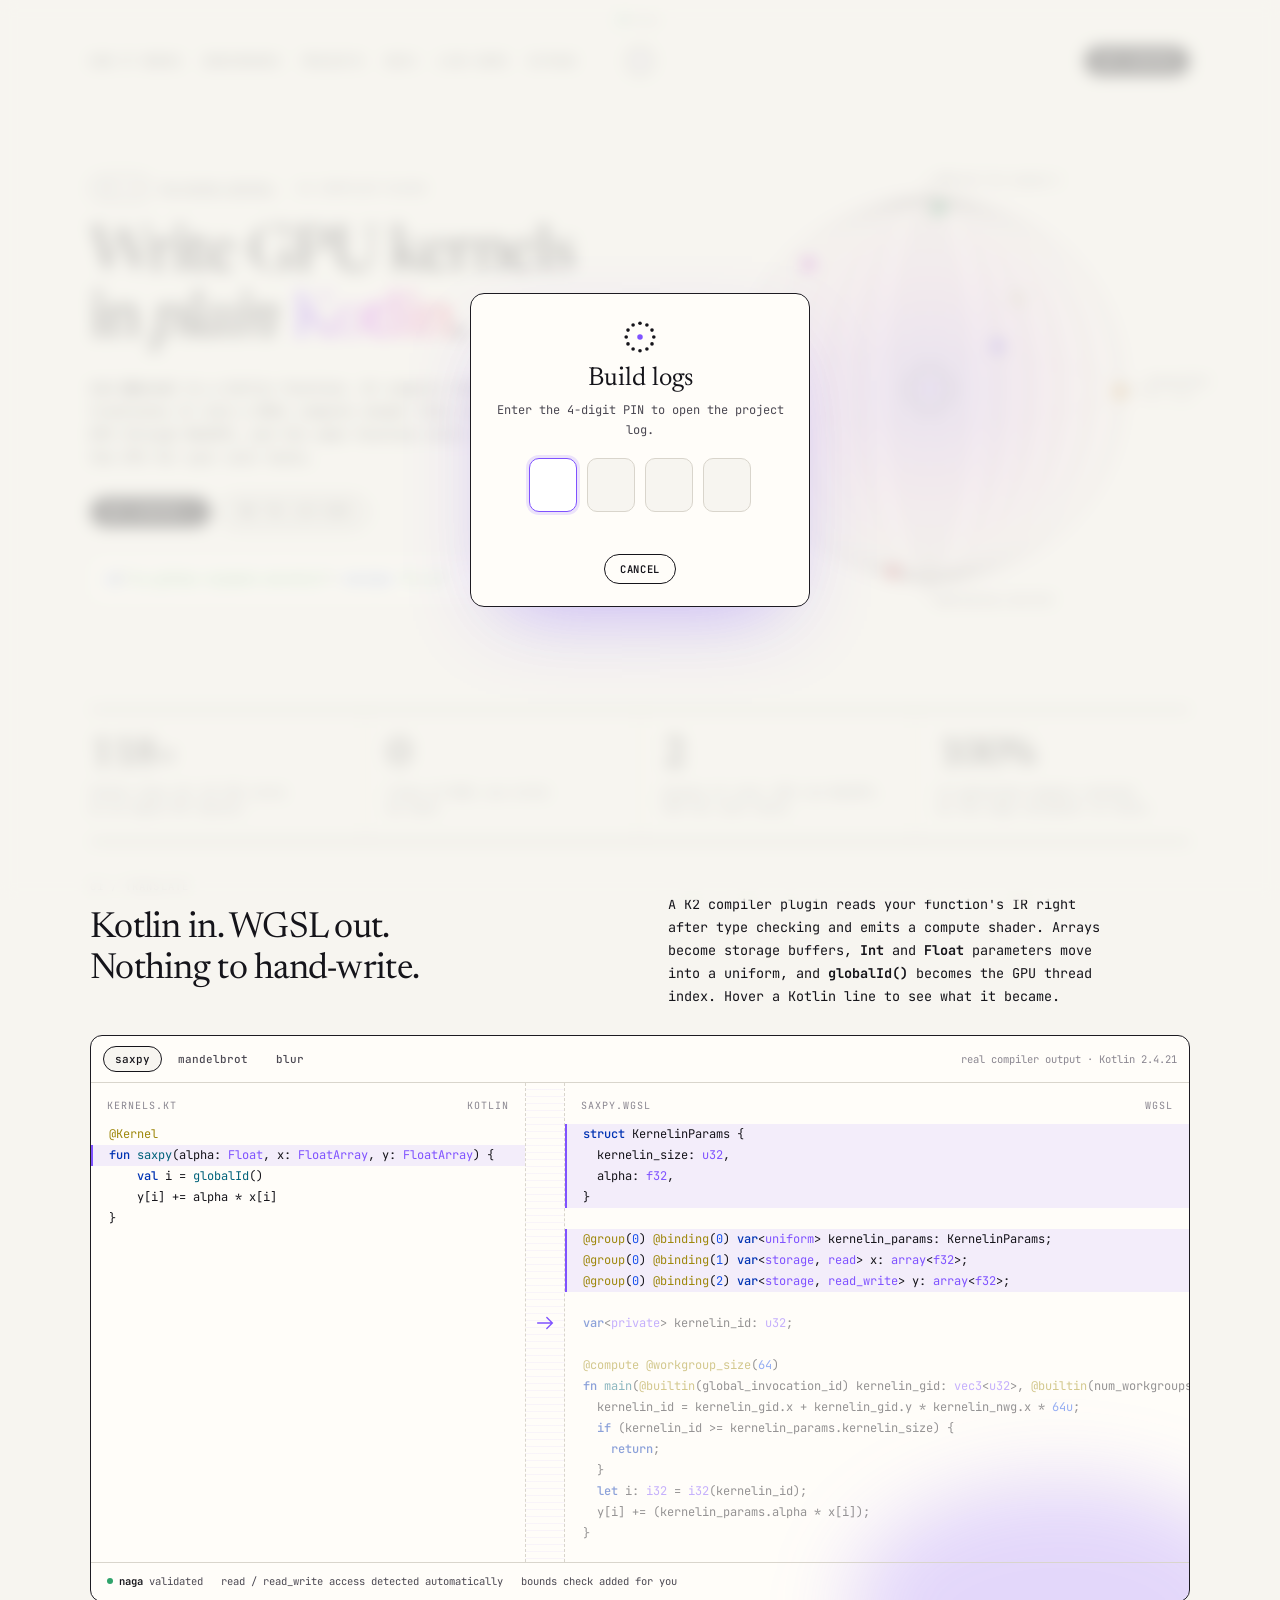
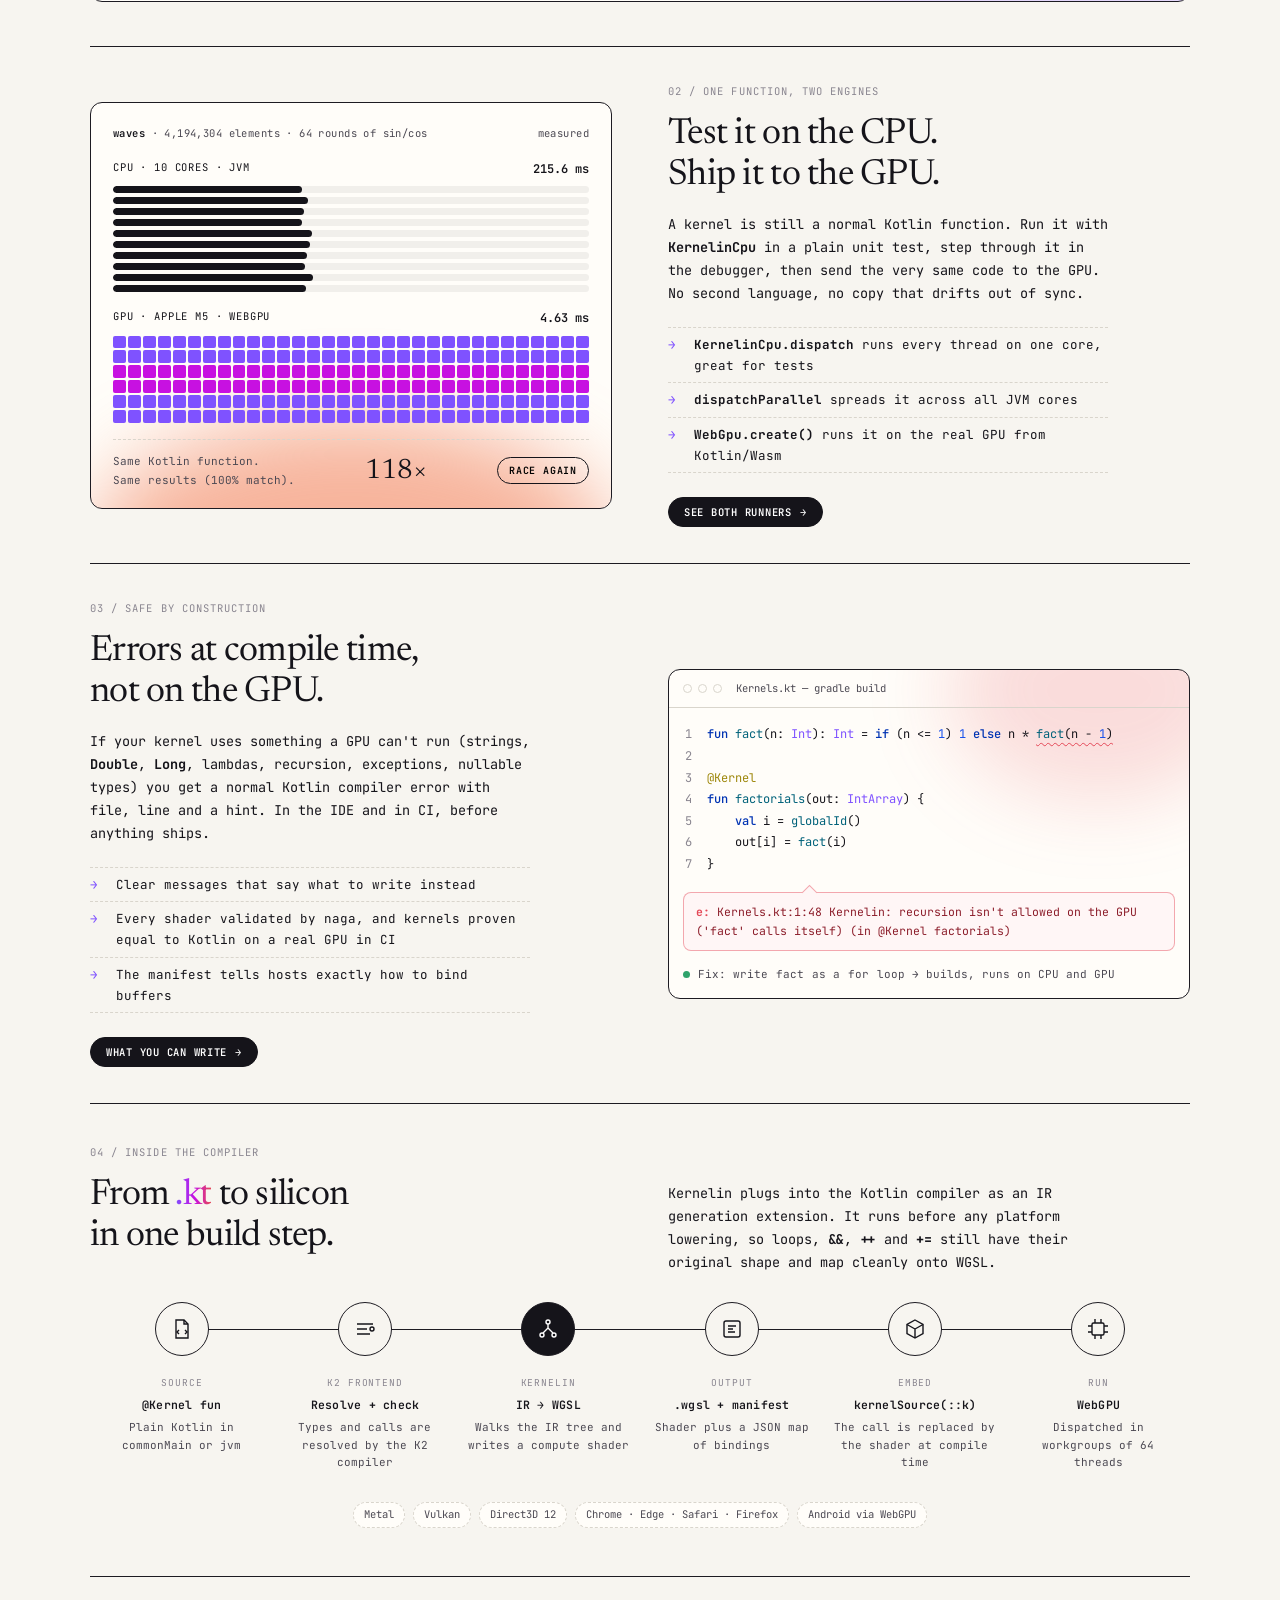
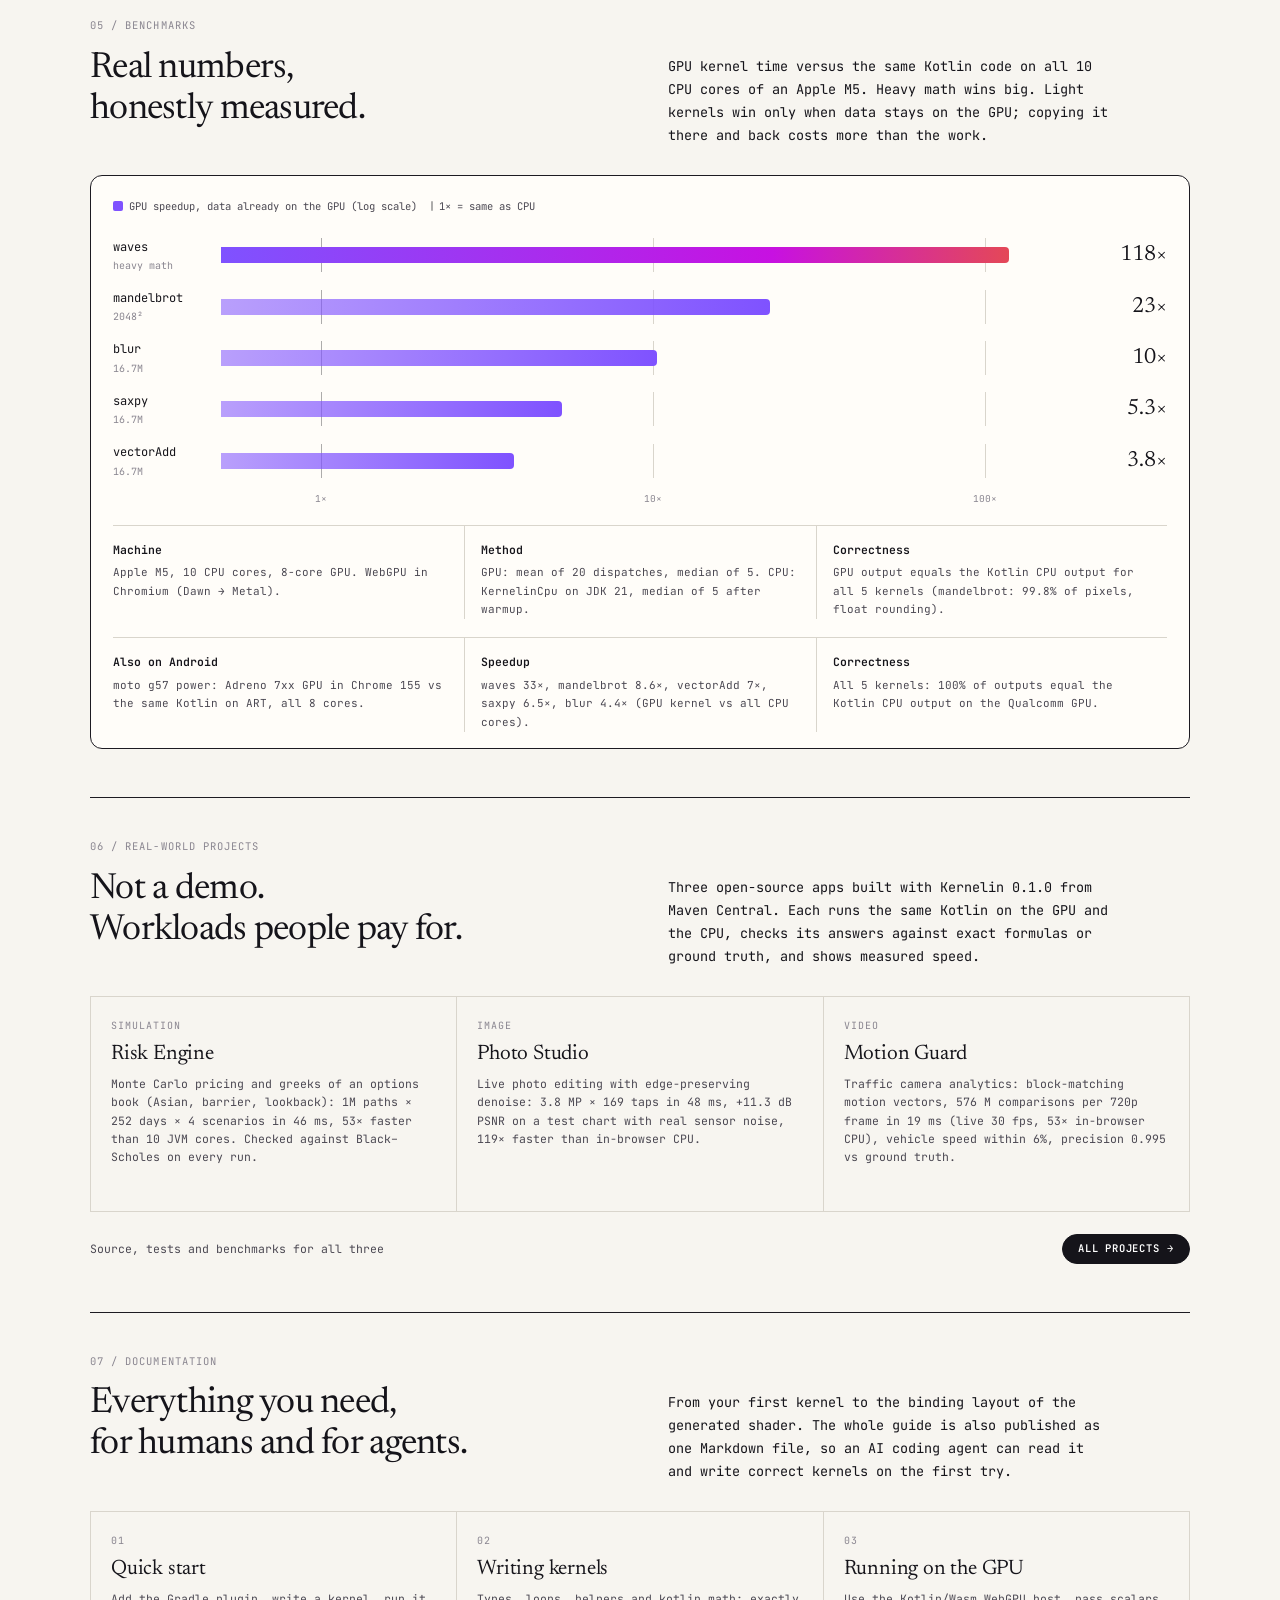
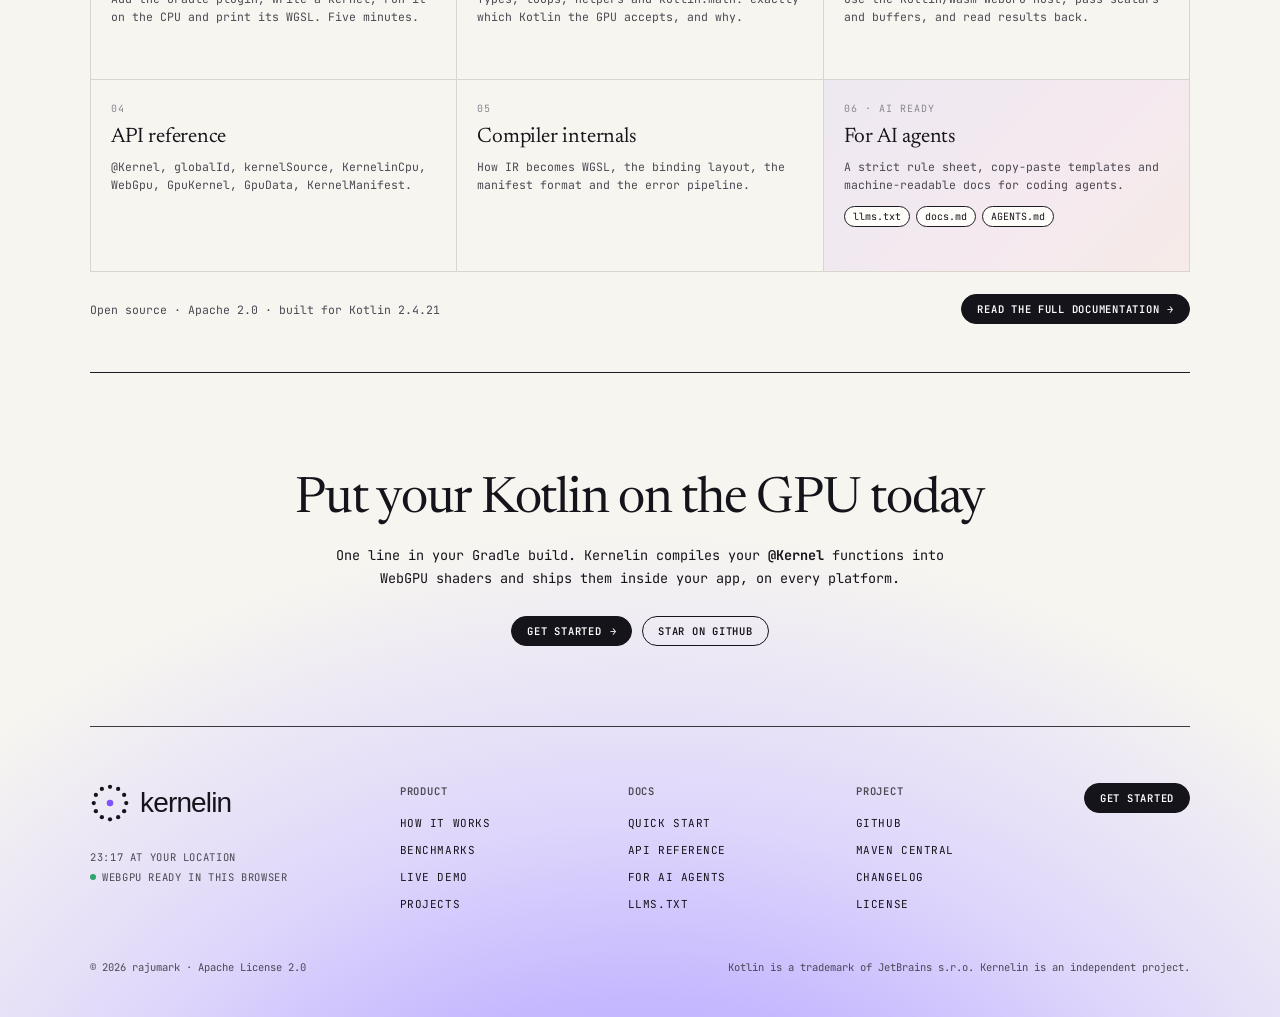
<file: docs/logs.html>
<!doctype html>
<html lang="en">
<head>
<meta charset="utf-8">
<meta name="robots" content="noindex, nofollow">
<script>
  // Private build log: open it from the "logs" link on the landing page (asks for a PIN).
  (function () {
    var ok = false;
    try { ok = sessionStorage.getItem("kernelin-logs") === "ok"; } catch (e) {}
    if (!ok) location.replace("./#logs");
  })();
</script>
<meta name="viewport" content="width=device-width, initial-scale=1">
<title>Kernelin Project Report</title>
<style>
  :root {
    --bg: #ffffff;
    --surface: #f7f6f3;
    --ink: #37352f;
    --ink-2: #6b6a65;
    --muted: #9b9a97;
    --line: #e9e9e7;
    --line-2: #dcdbd7;
    --accent: #2a78d6;
    --series-1: #2a78d6;
    --series-2: #eb6834;
    --good: #0f7b6c;
    --good-bg: #dbeddb;
    --warn: #9f6b00;
    --warn-bg: #fdecc8;
    --bad: #c4352f;
    --bad-bg: #ffe2dd;
    --blue-bg: #d3e5ef;
    --gray-bg: #ebeced;
    --code-bg: #f7f6f3;
    --font: -apple-system, BlinkMacSystemFont, "Segoe UI", Helvetica, Arial, sans-serif;
    --mono: "SFMono-Regular", ui-monospace, Menlo, Consolas, monospace;
  }
  * { box-sizing: border-box; }
  html { -webkit-text-size-adjust: 100%; }
  body { margin: 0; background: var(--bg); color: var(--ink); font: 14px/1.55 var(--font); }
  .page { max-width: 920px; margin: 0 auto; padding: 40px 16px 80px; }
  h1 { font-size: 32px; line-height: 1.2; margin: 6px 0 4px; font-weight: 700; letter-spacing: -0.01em; }
  h2 { font-size: 19px; margin: 34px 0 8px; font-weight: 650; padding-bottom: 4px; border-bottom: 1px solid var(--line); }
  h3 { font-size: 15px; margin: 18px 0 6px; font-weight: 650; }
  p { margin: 4px 0 8px; }
  a { color: inherit; text-decoration: underline; text-decoration-color: var(--line-2); }
  code { font-family: var(--mono); font-size: 12.5px; background: var(--code-bg); color: #eb5757; padding: 1px 4px; border-radius: 4px; }
  pre { font-family: var(--mono); font-size: 12px; line-height: 1.5; background: var(--code-bg); border-radius: 6px; padding: 12px 14px; overflow-x: auto; margin: 6px 0; }
  pre code { background: none; color: var(--ink); padding: 0; font-size: inherit; }
  .icon { font-size: 44px; line-height: 1; }
  .subtitle { color: var(--ink-2); font-size: 15px; margin: 0 0 14px; }

  /* Notion-style property list */
  .props { display: grid; grid-template-columns: 150px 1fr; gap: 2px 8px; margin: 10px 0 18px; font-size: 13.5px; }
  .props dt { color: var(--muted); padding: 3px 0; }
  .props dd { margin: 0; padding: 3px 0; }
  .tag { display: inline-block; padding: 0 7px; border-radius: 4px; font-size: 12.5px; line-height: 20px; white-space: nowrap; }
  .tag.good { background: var(--good-bg); color: var(--good); }
  .tag.warn { background: var(--warn-bg); color: var(--warn); }
  .tag.bad { background: var(--bad-bg); color: var(--bad); }
  .tag.blue { background: var(--blue-bg); color: #1f5e8c; }
  .tag.gray { background: var(--gray-bg); color: var(--ink-2); }

  .callout { display: flex; gap: 10px; background: var(--surface); border-radius: 6px; padding: 12px 14px; margin: 10px 0; }
  .callout .ci { font-size: 18px; line-height: 1.3; }
  .callout p { margin: 0 0 4px; }
  .callout.blue { background: #e7f3f8; }
  .callout.yellow { background: #fbf3db; }

  /* stat tiles */
  .tiles { display: grid; grid-template-columns: repeat(4, 1fr); gap: 8px; margin: 10px 0 14px; }
  .tile { border: 1px solid var(--line); border-radius: 6px; padding: 10px 12px; }
  .tile .k { color: var(--muted); font-size: 12px; }
  .tile .v { font-size: 24px; font-weight: 700; line-height: 1.25; }
  .tile .s { color: var(--ink-2); font-size: 12px; }

  table { width: 100%; border-collapse: collapse; font-size: 13px; margin: 6px 0 10px; }
  th { text-align: left; color: var(--muted); font-weight: 500; border-bottom: 1px solid var(--line); padding: 6px 8px; white-space: nowrap; }
  td { border-bottom: 1px solid var(--line); padding: 6px 8px; vertical-align: top; }
  td.num, th.num { text-align: right; font-variant-numeric: tabular-nums; white-space: nowrap; }
  .scroll { overflow-x: auto; }

  /* checklist */
  ul.check { list-style: none; padding: 0; margin: 4px 0 8px; }
  ul.check li { display: flex; gap: 8px; padding: 2px 0; }
  ul.check li .box { flex: none; width: 15px; height: 15px; margin-top: 3px; border: 1.5px solid var(--line-2); border-radius: 3px; display: inline-flex; align-items: center; justify-content: center; font-size: 11px; color: #fff; }
  ul.check li.done .box { background: var(--accent); border-color: var(--accent); }
  ul.check li.done .t { color: var(--ink-2); text-decoration: line-through; text-decoration-color: var(--line-2); }
  ul.check li.doing .box { border-color: var(--accent); }

  details { border-radius: 6px; margin: 4px 0; }
  details > summary { cursor: pointer; padding: 3px 0; font-weight: 500; list-style: none; }
  details > summary::-webkit-details-marker { display: none; }
  details > summary::before { content: "▸"; display: inline-block; width: 16px; color: var(--muted); transition: transform .15s; }
  details[open] > summary::before { transform: rotate(90deg); }
  details > .inner { padding: 2px 0 6px 16px; }

  .cols { display: grid; grid-template-columns: 1fr 1fr; gap: 12px; }
  .cols > div { min-width: 0; }
  .label { color: var(--muted); font-size: 12px; margin: 8px 0 2px; }

  .flow { display: flex; flex-wrap: wrap; align-items: center; gap: 6px; margin: 8px 0; font-size: 13px; }
  .flow .n { border: 1px solid var(--line); border-radius: 6px; padding: 4px 9px; background: #fff; }
  .flow .n.hi { border-color: var(--accent); background: #eef5fd; }
  .flow .a { color: var(--muted); }

  /* chart */
  .chart { position: relative; margin: 6px 0 4px; }
  .legend { display: flex; flex-wrap: wrap; gap: 14px; font-size: 12.5px; color: var(--ink-2); margin: 4px 0 2px; }
  .legend i { display: inline-block; width: 10px; height: 10px; border-radius: 2px; margin-right: 6px; vertical-align: -1px; }
  .tip { position: absolute; pointer-events: none; background: #fff; border: 1px solid var(--line-2); border-radius: 6px; padding: 6px 9px; font-size: 12px; box-shadow: 0 4px 14px rgba(15,15,15,.08); white-space: nowrap; opacity: 0; transition: opacity .08s; }
  .tip b { font-weight: 600; }
  svg text { font-family: var(--font); }

  .log { font-size: 13px; }
  .log .row { display: grid; grid-template-columns: 52px 1fr; gap: 8px; padding: 3px 0; border-bottom: 1px solid var(--line); }
  .log .row span:first-child { color: var(--muted); font-variant-numeric: tabular-nums; }
  .footer { color: var(--muted); font-size: 12px; margin-top: 40px; }

  /* tabs */
  .tabs { display: flex; gap: 2px; border-bottom: 1px solid var(--line); margin: 6px 0 4px; }
  .tabs a { text-decoration: none; padding: 7px 12px 8px; font-size: 14px; font-weight: 500; color: var(--ink-2); border-bottom: 2px solid transparent; margin-bottom: -1px; border-radius: 4px 4px 0 0; }
  .tabs a:hover { background: var(--surface); }
  .tabs a[aria-selected="true"] { color: var(--ink); border-bottom-color: var(--ink); }
  .plan-progress { margin: 14px 0 6px; }
  .plan-num { font-size: 14px; color: var(--ink-2); margin-bottom: 6px; }
  .plan-num b { font-size: 22px; color: var(--ink); margin-right: 2px; }
  .plan-bar { display: flex; height: 10px; border-radius: 5px; background: var(--gray-bg); overflow: hidden; }
  .plan-bar .d { background: var(--accent); }
  .plan-bar .w { background: var(--accent); opacity: .35; }
  .panel[hidden] { display: none; }

  /* goal tab */
  .mission { border: 1px solid var(--line-2); border-left: 4px solid var(--accent); border-radius: 6px; padding: 14px 16px; margin: 18px 0 8px; }
  .mission .k { color: var(--muted); font-size: 12px; text-transform: uppercase; letter-spacing: .06em; }
  .mission .v { font-size: 19px; font-weight: 650; line-height: 1.35; margin: 4px 0 6px; }
  .mission p { margin: 0; color: var(--ink-2); }
  .cards { display: grid; grid-template-columns: repeat(2, 1fr); gap: 8px; margin: 8px 0 12px; }
  .card { border: 1px solid var(--line); border-radius: 6px; padding: 10px 12px; min-width: 0; }
  .card h4 { margin: 0 0 4px; font-size: 13.5px; font-weight: 650; }
  .card p, .card ul { margin: 0; font-size: 13px; color: var(--ink-2); }
  .card ul { padding-left: 16px; }
  .ms-head { display: flex; flex-wrap: wrap; align-items: baseline; gap: 8px; }
  .ms-head h2 { flex: 1 1 auto; }
  .exit { background: var(--surface); border-radius: 6px; padding: 10px 14px; margin: 8px 0 4px; font-size: 13px; }
  .exit b { display: block; margin-bottom: 2px; }
  .exit ul { margin: 0; padding-left: 18px; }
  td.area { white-space: nowrap; font-weight: 600; }

  @media (max-width: 680px) {
    .cards { grid-template-columns: 1fr; }
    td.area { white-space: normal; }
    .tiles { grid-template-columns: repeat(2, 1fr); }
    .cols { grid-template-columns: 1fr; }
    .props { grid-template-columns: 110px 1fr; }
    h1 { font-size: 26px; }
  }
</style>
</head>
<body>
<div class="page">

  <div class="icon">⚡</div>
  <h1>Kernelin</h1>
  <p class="subtitle">Write GPU kernels in plain Kotlin. A K2 compiler plugin turns them into WebGPU (WGSL) code that runs on any GPU.</p>

  <nav class="tabs" role="tablist">
    <a href="#report" role="tab" id="t-report" aria-controls="tab-report" aria-selected="true">📊 Report</a>
    <a href="#plan" role="tab" id="t-plan" aria-controls="tab-plan" aria-selected="false">🧭 Plan</a>
    <a href="#goal" role="tab" id="t-goal" aria-controls="tab-goal" aria-selected="false">🎯 Goal</a>
  </nav>

  <div class="panel" id="tab-report" role="tabpanel" aria-labelledby="t-report">
  <dl class="props">
    <dt>Status</dt><dd><span class="tag good">v0.1.0 released on Maven Central</span> <span class="tag good">MVP done</span> <span class="tag blue">Kotlin → GPU verified on real hardware</span></dd>
    <dt>Phase</dt><dd>Step 0 ✓ · MVP ✓ · <b>0.1.0 published</b> · v1.0 next</dd>
    <dt>Last updated</dt><dd>2026-10-16</dd>
    <dt>Tests</dt><dd><span class="tag good">39 / 39 passing</span> · every generated shader validated by naga · 13 kernels proven equal to Kotlin on a real GPU · fuzzer (2,000+ random kernels) · coverage 86% (gate 80%)</dd>
    <dt>Stack</dt><dd>Kotlin 2.4.21 (K2) · Kotlin Multiplatform (JVM + Wasm) · JDK 21 · Gradle 9.6 · WebGPU</dd>
    <dt>Tested on</dt><dd>Apple M5 (10 CPU cores, 8-core GPU, Metal) · WebGPU in Chromium 152</dd>
    <dt>Live demo</dt><dd><a href="demo/"><b>Try it in your browser →</b></a> zoom a fractal computed on your GPU from plain Kotlin</dd>
    <dt>Use it</dt><dd><code>plugins { id("io.github.rajumark.kernelin") version "0.4.0" }</code> · from <a href="https://central.sonatype.com/namespace/io.github.rajumark">Maven Central</a> · JVM and Multiplatform · Kotlin 2.4.21 · see <a href="https://github.com/rajumark/kernelin/tree/main/examples">examples/</a></dd>
    <dt>CI</dt><dd><a href="https://github.com/rajumark/kernelin/actions/workflows/ci.yml"><img alt="CI status" src="https://github.com/rajumark/kernelin/actions/workflows/ci.yml/badge.svg" style="vertical-align:middle;height:20px"></a> builds, tests and runs both examples on every push</dd>
    <dt>License</dt><dd>Apache 2.0</dd>
    <dt>Repository</dt><dd><a href="https://github.com/rajumark/kernelin">github.com/rajumark/kernelin</a></dd>
    <dt>Location</dt><dd><code>~/Documents/kotlin/kernelin</code></dd>
  </dl>

  <div class="callout blue">
    <div class="ci">💡</div>
    <div>
      <p><b>In one line:</b> you add <code>@Kernel</code> to a normal Kotlin function, build, and Kernelin writes GPU code for it. The same function still runs on the CPU, so you can unit test it.</p>
      <p>Today, 6 sample kernels compile to valid GPU code; the 5 benchmarked ones run on the M5 GPU and match the Kotlin CPU results. The heaviest one runs <b>118× faster</b> than all 10 CPU cores.</p>
      <p>👉 <a href="demo/"><b>Open the live demo</b></a>: a Mandelbrot computed on your own GPU by Kernelin-generated code, with a CPU vs GPU race button.</p>
    </div>
  </div>

  <!-- ============================================================ BENCHMARK -->
  <h2>📊 Benchmark</h2>
  <div class="tiles">
    <div class="tile"><div class="k">Best GPU speedup</div><div class="v">118×</div><div class="s">waves, vs all 10 CPU cores</div></div>
    <div class="tile"><div class="k">vs 1 CPU core</div><div class="v">816×</div><div class="s">waves: 3.78 s → 4.6 ms</div></div>
    <div class="tile"><div class="k">Mandelbrot 2048²</div><div class="v">4.5 ms</div><div class="s">CPU all cores: 101 ms</div></div>
    <div class="tile"><div class="k">Correct results</div><div class="v">5 / 5</div><div class="s">GPU output = Kotlin CPU output</div></div>
  </div>

  <h3>GPU speedup vs Kotlin on all 10 CPU cores</h3>
  <p style="color:var(--ink-2);font-size:13px;margin:0">Log scale. Right of the line means the GPU is faster; left of the line means it's slower.</p>
  <div class="legend">
    <span><i style="background:var(--series-1)"></i>GPU, kernel only (data already on GPU)</span>
    <span><i style="background:var(--series-2)"></i>GPU, including data upload + download</span>
  </div>
  <div class="chart" id="chart"><div class="tip" id="tip"></div></div>

  <div class="scroll">
  <table id="bench-table">
    <thead><tr>
      <th>Kernel</th><th>What it does</th><th class="num">Elements</th>
      <th class="num">CPU 1 core</th><th class="num">CPU 10 cores</th>
      <th class="num">GPU kernel</th><th class="num">GPU end-to-end</th><th class="num">Correct</th>
    </tr></thead>
    <tbody></tbody>
  </table>
  </div>

  <div class="callout">
    <div class="ci">🌐</div>
    <div><p><b>Live demo race (all Kotlin, in the browser):</b> 1600 × 1000 Mandelbrot, 400 iterations. GPU via the Kotlin WebGPU host: <b>10 ms</b>. The same Kotlin kernel compiled to Wasm on 1 CPU core: <b>672 ms</b>. That's <b>67× faster</b>, with 99.75% identical pixels. <a href="demo/">Try it yourself →</a></p></div>
  </div>

  <details>
    <summary>How this was measured, and what the numbers mean</summary>
    <div class="inner">
      <p><b>CPU:</b> the <code>@Kernel</code> functions running as normal Kotlin on JDK 21 through <code>KernelinCpu</code>, 2 warmups then the median of 5 runs. "10 cores" uses <code>dispatchParallel</code>.</p>
      <p><b>GPU kernel:</b> the generated WGSL on WebGPU (Chromium → Dawn → Metal) with data already on the GPU. It's the average of 20 back-to-back dispatches, median of 5.</p>
      <p><b>GPU end-to-end:</b> upload the inputs, run once and copy the results back to JavaScript. This is what a real app pays for a one-off call.</p>
      <p><b>Correct:</b> every output element is compared with the Kotlin CPU result. Floats are allowed a 1e-4 relative error.</p>
      <p><b>Honest notes:</b></p>
      <ul>
        <li><b>Simple kernels</b> (vectorAdd, saxpy, blur) do almost no math per element. The kernel itself is 4–10× faster, but copying 64–200 MB to the GPU and back costs more than it saves, so <b>end-to-end they're slower than the CPU</b>. The GPU pays off when data stays on the GPU or the math is heavy.</li>
        <li><b>Mandelbrot 99.82%</b>: 0.18% of pixels (on the set's edge) get an iteration count that differs by a few. GPUs fuse multiply-add, which rounds slightly differently than the JVM. This is expected for chaotic float math, not a bug.</li>
        <li>CPU and GPU ran in different runtimes (JVM vs browser). The JVM CPU baseline carries a small per-element dispatch overhead; a hand-written loop would be somewhat faster.</li>
        <li>Raw data: <code>benchmarks/2026-10-15-apple-m5.json</code></li>
      </ul>
    </div>
  </details>

  <h3>📱 Android phone (Oct 16)</h3>
  <p>The same 5 kernels on a <b>moto g57 power</b> (Qualcomm SM6435, 8 CPU cores, Adreno 7xx GPU, Android 17). GPU: WebGPU in Chrome 155. CPU: the same Kotlin kernels on Android's ART runtime. Every output matches the Kotlin CPU result.</p>
  <div class="scroll">
  <table>
    <thead><tr>
      <th>Kernel</th><th class="num">CPU 1 core</th><th class="num">CPU 8 cores</th>
      <th class="num">GPU kernel</th><th class="num">GPU end-to-end</th><th class="num">Speedup (kernel vs 8 cores)</th><th class="num">Correct</th>
    </tr></thead>
    <tbody>
      <tr><td><b>vectorAdd</b></td><td class="num">225 ms</td><td class="num">102 ms</td><td class="num"><b>14.5 ms</b></td><td class="num">342 ms</td><td class="num">7.0×</td><td class="num"><span class="tag good">100%</span></td></tr>
      <tr><td><b>saxpy</b></td><td class="num">222 ms</td><td class="num">94 ms</td><td class="num"><b>14.5 ms</b></td><td class="num">255 ms</td><td class="num">6.5×</td><td class="num"><span class="tag good">100%</span></td></tr>
      <tr><td><b>blur</b></td><td class="num">436 ms</td><td class="num">130 ms</td><td class="num"><b>29.3 ms</b></td><td class="num">298 ms</td><td class="num">4.4×</td><td class="num"><span class="tag good">100%</span></td></tr>
      <tr><td><b>waves</b></td><td class="num">12.01 s</td><td class="num">2.03 s</td><td class="num"><b>61.2 ms</b></td><td class="num">126 ms</td><td class="num">33×</td><td class="num"><span class="tag good">100%</span></td></tr>
      <tr><td><b>mandelbrot</b></td><td class="num">1.43 s</td><td class="num">413 ms</td><td class="num"><b>47.8 ms</b></td><td class="num">94 ms</td><td class="num">8.6×</td><td class="num"><span class="tag good">100%</span></td></tr>
    </tbody>
  </table>
  </div>
  <ul>
    <li><b>The live demo works on the phone:</b> the race (1600 × 1000 Mandelbrot, 400 iterations) takes <b>35 ms</b> on the GPU vs <b>1.11 s</b> for the same Kotlin kernel as Wasm on 1 CPU core: <b>32× faster</b>, all from Kotlin.</li>
    <li><b>Heavy math wins on the phone too:</b> waves is 33× faster than all 8 cores and 196× faster than 1 core. End-to-end (with copying) it's still 16× faster.</li>
    <li><b>Copying is costly on the phone:</b> for the light kernels, upload + download of 128–200 MB takes 250–340 ms, so end-to-end they're 2–3× slower than the CPU. Keep data on the GPU.</li>
    <li><b>Mandelbrot matches 100% here</b> (99.82% on the M5): the Adreno shader compiler doesn't fuse that multiply-add the way Metal does.</li>
    <li>The phone is about 4–10× slower than the M5 on both CPU and GPU, as expected for a mid-range phone.</li>
    <li>Reproduce: <code>scripts/bench-android.sh &lt;bench folder&gt;</code> (GPU, through <code>adb reverse</code>) and <code>scripts/bench-android-cpu.sh</code> (CPU on ART). Raw data: <code>benchmarks/2026-10-16-moto-g57-power.json</code></li>
  </ul>

  <h3>📱 Android phone, native app (Oct 20)</h3>
  <p>The same 5 kernels on the same <b>moto g57 power</b>, now from a normal Android app through Kernelin's native Android GPU host (AndroidX WebGPU on Vulkan, Adreno 710), with no browser. CPU: the same Kotlin kernels in the app through <code>KernelinCpu</code>. Every output matches the Kotlin CPU result. The 16 Android GPU tests also passed on this phone, none skipped.</p>
  <div class="scroll">
  <table>
    <thead><tr>
      <th>Kernel</th><th class="num">CPU 1 core</th><th class="num">CPU 8 cores</th>
      <th class="num">GPU kernel</th><th class="num">GPU end-to-end</th><th class="num">Chrome end-to-end (Oct 16)</th><th class="num">Correct</th>
    </tr></thead>
    <tbody>
      <tr><td><b>vectorAdd</b></td><td class="num">396 ms</td><td class="num">93 ms</td><td class="num"><b>14.7 ms</b></td><td class="num">385 ms</td><td class="num">342 ms</td><td class="num"><span class="tag good">100%</span></td></tr>
      <tr><td><b>saxpy</b></td><td class="num">384 ms</td><td class="num">90 ms</td><td class="num"><b>15.2 ms</b></td><td class="num">324 ms</td><td class="num">255 ms</td><td class="num"><span class="tag good">100%</span></td></tr>
      <tr><td><b>blur</b></td><td class="num">570 ms</td><td class="num">156 ms</td><td class="num"><b>29.5 ms</b></td><td class="num">279 ms</td><td class="num">298 ms</td><td class="num"><span class="tag good">100%</span></td></tr>
      <tr><td><b>waves</b></td><td class="num">11.73 s</td><td class="num">2.22 s</td><td class="num"><b>60.9 ms</b></td><td class="num">192 ms</td><td class="num">126 ms</td><td class="num"><span class="tag good">100%</span></td></tr>
      <tr><td><b>mandelbrot</b></td><td class="num">1.60 s</td><td class="num">398 ms</td><td class="num"><b>47.8 ms</b></td><td class="num">97 ms</td><td class="num">94 ms</td><td class="num"><span class="tag good">100%</span></td></tr>
    </tbody>
  </table>
  </div>
  <ul>
    <li><b>Same GPU speed as Chrome:</b> the kernel times match the Chrome run within 1–2%, as expected (both use Dawn on Vulkan).</li>
    <li><b>Copying is not faster yet:</b> end-to-end, the native host is slower than Chrome for 4 of 5 kernels. Each run copies the data more than once (<code>GpuData.of</code> into a direct buffer, the read-back buffer, then the Kotlin array). Cutting those copies is follow-up work (done the same day: see the next table).</li>
    <li><b>Heavy math still wins big:</b> waves is 36× faster than all 8 cores on the GPU (kernel only), 12× end-to-end.</li>
    <li><b>Phone memory:</b> the benchmark first ran out of the 512 MB app heap with 64 MB arrays. Fixed in the benchmark (fewer copies, each case in its own process). Two new device tests check that runs and closed kernels don't keep memory alive (16 MB kept over 20 runs: just the last one).</li>
    <li>Reproduce: <code>scripts/bench-android-app.sh benchmarks/&lt;date&gt;-&lt;phone&gt;-native.json</code>. Raw data: <code>benchmarks/2026-10-20-moto-g57-power-native.json</code></li>
  </ul>

  <h3>📱 Android phone, native app, fewer copies (Oct 20, later)</h3>
  <p>The same phone and app after the Android host stopped copying the data more than once. First we measured where the time went in one vectorAdd run (64 MB per array): Dawn's <code>writeBuffer</code> took about 100–140 ms per input array, because it stages every big upload through a new buffer; the read-back copy into a direct buffer took 42–60 ms; then <code>floats()</code> took about 70 ms (a new array plus a second copy). Now uploads go through two small reused buffers that the CPU writes into directly (about 25 ms for 64 MB), and results stay in GPU read-back memory until <code>floats()</code> / <code>ints()</code> copy them once, straight into the Kotlin array. The API is the same. All 20 Android GPU tests passed on the phone, none skipped.</p>
  <div class="scroll">
  <table>
    <thead><tr>
      <th>Kernel</th><th class="num">GPU kernel</th><th class="num">End-to-end before</th><th class="num">End-to-end now</th><th class="num">Chrome end-to-end (Oct 16)</th><th class="num">Correct</th>
    </tr></thead>
    <tbody>
      <tr><td><b>vectorAdd</b></td><td class="num">15.5 ms</td><td class="num">385 ms</td><td class="num"><b>148 ms</b></td><td class="num">342 ms</td><td class="num"><span class="tag good">100%</span></td></tr>
      <tr><td><b>saxpy</b></td><td class="num">15.4 ms</td><td class="num">324 ms</td><td class="num"><b>129 ms</b></td><td class="num">255 ms</td><td class="num"><span class="tag good">100%</span></td></tr>
      <tr><td><b>blur</b></td><td class="num">29.0 ms</td><td class="num">279 ms</td><td class="num"><b>155 ms</b></td><td class="num">298 ms</td><td class="num"><span class="tag good">100%</span></td></tr>
      <tr><td><b>waves</b></td><td class="num">61.1 ms</td><td class="num">192 ms</td><td class="num"><b>97 ms</b></td><td class="num">126 ms</td><td class="num"><span class="tag good">100%</span></td></tr>
      <tr><td><b>mandelbrot</b></td><td class="num">47.5 ms</td><td class="num">97 ms</td><td class="num"><b>73 ms</b></td><td class="num">94 ms</td><td class="num"><span class="tag good">100%</span></td></tr>
    </tbody>
  </table>
  </div>
  <ul>
    <li><b>Faster than Chrome now:</b> end-to-end, the native host beats Chrome on the same phone for all 5 kernels (before: 1 of 5). The GPU kernel times did not change.</li>
    <li><b>Still not free:</b> for light kernels most of the time is still copying. vectorAdd spends about 15 ms on the GPU and the rest moving 192 MB in and out. The CPU on all 8 cores (about 90 ms) still beats the GPU end-to-end for vectorAdd and saxpy, so keep data on the GPU between runs when you can.</li>
    <li><b>Not in these numbers:</b> the benchmark makes its <code>GpuData.of</code> copies before the timer starts, as before. Typed <code>gpu.dispatch { }</code> now skips that copy too: it uploads straight from your arrays.</li>
    <li>Raw data: <code>benchmarks/2026-10-20-moto-g57-power-native-fewer-copies.json</code> (before: <code>benchmarks/2026-10-20-moto-g57-power-native.json</code>)</li>
  </ul>

  <!-- ============================================================ HOW IT WORKS -->
  <h2>⚙️ How it works</h2>
  <div class="flow">
    <span class="n">Kotlin <code>@Kernel fun</code></span><span class="a">→</span>
    <span class="n">K2 compiler (FIR)</span><span class="a">→</span>
    <span class="n">Kotlin IR</span><span class="a">→</span>
    <span class="n hi">Kernelin plugin: IR → WGSL</span><span class="a">→</span>
    <span class="n">WGSL embedded via <code>kernelSource(::k)</code></span><span class="a">→</span>
    <span class="n">Kotlin WebGPU host (Wasm)</span><span class="a">→</span>
    <span class="n">WebGPU</span><span class="a">→</span>
    <span class="n">Metal / Vulkan / DX12</span><span class="a">→</span>
    <span class="n">GPU</span>
  </div>
  <p>The plugin reads the Kotlin IR right after type checking, before any JVM lowering, so loops, <code>&amp;&amp;</code>, <code>++</code> and <code>+=</code> still have their original shape. Arrays become GPU storage buffers, <code>Int</code>/<code>Float</code> parameters go into a uniform struct, and <code>globalId()</code> becomes the GPU thread index. Unsupported code becomes a normal compiler error with file and line.</p>
  <p><b>Getting the shader into your program:</b> call <code>kernelSource(::myKernel)</code>. The plugin replaces that call at compile time with the generated WGSL and its parameter layout, so it works the same on the JVM and in WebAssembly, with no files or reflection. The Kotlin host then runs it:</p>
<pre><code>val gpu = WebGpu.create()                                   // kernelin-webgpu (Kotlin/Wasm)
val kernel = gpu.load(kernelSource(::mandelbrotView))       // shader embedded by the compiler
val result = kernel.run(
    size = width * height,
    scalars = mapOf("width" to width, "height" to height, "maxIter" to 400, ...),
    buffers = mapOf("out" to GpuData.empty(width * height)),
)</code></pre>

  <div class="cols">
    <div>
      <div class="label">You write (Kotlin)</div>
<pre><code>@Kernel
fun mandelbrot(out: IntArray, width: Int,
               height: Int, maxIter: Int) {
    val id = globalId()
    val px = id % width
    val py = id / width
    val x0 = px.toFloat() / width * 3.5f - 2.5f
    val y0 = py.toFloat() / height * 2.0f - 1.0f
    var x = 0f
    var y = 0f
    var iter = 0
    while (x * x + y * y &lt;= 4f &amp;&amp; iter &lt; maxIter) {
        val xt = x * x - y * y + x0
        y = 2f * x * y + y0
        x = xt
        iter++
    }
    out[id] = iter
}</code></pre>
    </div>
    <div>
      <div class="label">Kernelin generates (WGSL, body)</div>
<pre><code>let id: i32 = i32(kernelin_id);
let px: i32 = (id % kernelin_params.width);
let py: i32 = (id / kernelin_params.width);
let x0: f32 = (((f32(px) / f32(kernelin_params.width))
               * 3.5f) - 2.5f);
let y0: f32 = (((f32(py) / f32(kernelin_params.height))
               * 2.0f) - 1.0f);
var x: f32 = 0.0f;
var y: f32 = 0.0f;
var iter: i32 = 0i;
while (((((x * x) + (y * y)) &lt;= 4.0f)
        &amp;&amp; (iter &lt; kernelin_params.maxIter))) {
  let xt: f32 = (((x * x) - (y * y)) + x0);
  y = (((2.0f * x) * y) + y0);
  x = xt;
  iter++;
}
out[id] = iter;</code></pre>
    </div>
  </div>

  <div class="label">A clear compiler error for code the GPU can't run</div>
<pre><code>Kernels.kt:10:17: error: Kernelin: lambdas aren't supported in kernels yet ('forEach' takes one); use a for loop (in @Kernel bad)
Kernels.kt:5:60:  error: Kernelin: recursion isn't allowed on the GPU ('fact' calls itself) (in @Kernel bad)</code></pre>

  <!-- ============================================================ SCOPE -->
  <h2>🎯 Scope: what's supported right now</h2>
  <div class="scroll">
  <table>
    <thead><tr><th>Area</th><th>Supported ✅</th><th>Not yet ❌</th></tr></thead>
    <tbody>
      <tr><td><b>Kernel parameters</b></td><td><code>FloatArray</code>, <code>IntArray</code> (become storage buffers; read-only or read-write detected automatically), <code>Int</code>, <code>Float</code>, <code>Boolean</code></td><td><code>Double</code>, <code>Long</code>, 2D arrays, structs</td></tr>
      <tr><td><b>Local types</b></td><td><code>Int</code>, <code>Float</code>, <code>Boolean</code>, <code>val</code> / <code>var</code></td><td>data classes (Vec2…), <code>UInt</code>, <code>Half</code></td></tr>
      <tr><td><b>Operators</b></td><td><code>+ - * / %</code>, unary minus, <code>++ --</code>, <code>+= -= *= /=</code>, comparisons, <code>== !=</code>, <code>&amp;&amp; || !</code>, <code>and or xor shl shr ushr inv</code>, mixed Int/Float</td><td>—</td></tr>
      <tr><td><b>Control flow</b></td><td><code>if / else if / else</code>, <code>if</code> and <code>when</code> as values, <code>when (x)</code> with a subject, <code>return</code>; labeled <code>break@outer</code> / <code>continue@outer</code>, <code>x in a..b</code>, <code>!in</code>, <code>when (x) { in a..b -&gt; }</code></td><td><code>step</code> inside <code>in</code></td></tr>
      <tr><td><b>Loops</b></td><td><code>for</code> over <code>until</code>, <code>..</code>, <code>..&lt;</code>, <code>downTo</code>, <code>step</code>, <code>array.indices</code>; <code>while</code>; <code>do-while</code>; <code>break</code>, <code>continue</code>; <code>repeat(n) { }</code> with <code>return@repeat</code></td><td><code>forEach { }</code> and other lambdas</td></tr>
      <tr><td><b>Math</b></td><td><code>sqrt sin cos tan asin acos atan atan2 sinh cosh tanh exp ln log2 log10 pow hypot floor ceil round truncate abs sign min max</code>, <code>coerceIn / AtLeast / AtMost</code></td><td>random numbers</td></tr>
      <tr><td><b>Functions</b></td><td>your own top-level helpers and extension functions with Int/Float/Boolean params (become WGSL <code>fn</code>s), with FloatArray/IntArray params too</td><td>default args, generics</td></tr>
      <tr><td><b>GPU features</b></td><td><code>globalId()</code> (1D, scales past 4M threads via 2D dispatch), <code>array.size</code></td><td>2D/3D ids, shared (workgroup) memory, barriers, atomics</td></tr>
      <tr><td><b>Safety</b></td><td>compiler errors with file:line for strings, Double, Long, lambdas, recursion, exceptions, casts, nullable types, library calls; <b>red underlines in IntelliJ / Android Studio while typing</b> (FIR checkers, 0.2.0); WGSL keyword clashes auto-renamed</td><td>quick-fixes in the IDE; FIR doesn't yet check helper bodies or loop shapes (the build still does)</td></tr>
      <tr><td><b>Running</b></td><td>CPU: <code>KernelinCpu.dispatch</code> / <code>dispatchParallel</code>. GPU from Kotlin: <code>kernelSource(::k)</code> + <code>WebGpu</code> / <code>GpuKernel.run()</code> on Kotlin/Wasm in any WebGPU browser, including Chrome on Android (tested on an Adreno GPU). Kernels compile to JVM and Wasm from one <code>commonMain</code>.</td><td>GPU from the JVM (desktop, needs wgpu), Android native, iOS, typed <code>kernel.run(a, b)</code> API</td></tr>
      <tr><td><b>Setup</b></td><td><code>plugins { id("io.github.rajumark.kernelin") version "0.1.0" }</code> for Kotlin JVM and Multiplatform, from Maven Central (<code>io.github.rajumark:kernelin-*</code>)</td><td>Gradle Plugin Portal (the plugin needs <code>mavenCentral()</code> in plugin repositories); Kotlin versions other than 2.4.21</td></tr>
    </tbody>
  </table>
  </div>

  <!-- ============================================================ ROADMAP -->
  <h2>🗺️ Progress</h2>
  <h3>Step 0: Foundation <span class="tag good">done</span></h3>
  <ul class="check">
    <li class="done"><span class="box">✓</span><span class="t">Gradle multi-module project (runtime, compiler plugin, Gradle plugin, samples)</span></li>
    <li class="done"><span class="box">✓</span><span class="t">Pinned Kotlin 2.4.21 + JDK 21 toolchain</span></li>
    <li class="done"><span class="box">✓</span><span class="t">Compiler plugin finds <code>@Kernel</code> functions inside the real K2 compiler</span></li>
  </ul>
  <h3>MVP <span class="tag good">done</span></h3>
  <ul class="check">
    <li class="done"><span class="box">✓</span><span class="t">Runtime: <code>@Kernel</code>, <code>globalId()</code>, CPU runner (1 core + all cores)</span></li>
    <li class="done"><span class="box">✓</span><span class="t">IR → WGSL translator: types, operators, if/when, all loop kinds, math, helper functions</span></li>
    <li class="done"><span class="box">✓</span><span class="t">Shaders + JSON manifest written into the jar, readable with <code>KernelinShaders</code></span></li>
    <li class="done"><span class="box">✓</span><span class="t">naga validates every generated shader in tests</span></li>
    <li class="done"><span class="box">✓</span><span class="t">Clear compiler errors with source locations</span></li>
    <li class="done"><span class="box">✓</span><span class="t">Runs on a real GPU (M5 via WebGPU) with results matching the CPU</span></li>
    <li class="done"><span class="box">✓</span><span class="t">Benchmarks: 5 kernels, CPU vs GPU</span></li>
    <li class="done"><span class="box">✓</span><span class="t">Live demo page on GitHub Pages: zoomable Mandelbrot, CPU vs GPU race, Kotlin and WGSL side by side</span></li>
    <li class="done"><span class="box">✓</span><span class="t"><code>kernelSource(::kernel)</code>: the compiler embeds the shader in your program</span></li>
    <li class="done"><span class="box">✓</span><span class="t">Runtime and samples are Kotlin Multiplatform: same kernels compile to JVM and Wasm</span></li>
    <li class="done"><span class="box">✓</span><span class="t">Kotlin GPU host (<code>kernelin-webgpu</code>, Kotlin/Wasm). The demo now runs on it, and its CPU side is the real Kotlin kernel.</span></li>
    <li class="done"><span class="box">✓</span><span class="t">Gradle plugin: <code>id("io.github.rajumark.kernelin")</code> sets up JVM and Multiplatform projects (adds runtime, and the WebGPU host for Wasm)</span></li>
    <li class="done"><span class="box">✓</span><span class="t">Example projects (<code>examples/hello-jvm</code>, <code>examples/hello-multiplatform</code>) that use only the plugin</span></li>
    <li class="done"><span class="box">✓</span><span class="t">Maven publishing for all modules (with POM, sources, Apache 2.0 license); works with <code>publishToMavenLocal</code></span></li>
    <li class="done"><span class="box">✓</span><span class="t">GitHub Actions CI: build, tests with naga, both examples</span></li>
    <li class="done"><span class="box">✓</span><span class="t">README, push to GitHub</span></li>
    <li class="done"><span class="box">✓</span><span class="t"><b>Published v0.1.0 to Maven Central</b> (<code>io.github.rajumark:kernelin-*</code>, signed), then verified with fresh projects that use only Maven Central: JVM, Wasm and the GPU</span></li>
    <li><span class="box"></span><span class="t">Demo video</span></li>
  </ul>
  <h3>v0.2.0: trust + IDE <span class="tag good">done</span></h3>
  <ul class="check">
    <li class="done"><span class="box">✓</span><span class="t">More Kotlin in kernels: <code>in</code> ranges, <code>repeat { }</code>, labeled break/continue, Boolean params, arrays in helpers, <code>isNaN()</code></span></li>
    <li class="done"><span class="box">✓</span><span class="t">GPU-vs-CPU differential tests in CI, fuzzer (2,000 random kernels pass), ABI checks, 86% coverage gate</span></li>
    <li class="done"><span class="box">✓</span><span class="t"><b>FIR checkers: red underlines in the IDE while typing</b></span></li>
    <li class="done"><span class="box">✓</span><span class="t">Tested on an Android phone GPU (Adreno 7xx in Chrome): 5/5 kernels match, up to 33× faster than 8 CPU cores</span></li>
    <li class="done"><span class="box">✓</span><span class="t"><b>Published v0.2.0 to Maven Central</b></span></li>
  </ul>
  <h3>v1.0 <span class="tag gray">planned</span></h3>
  <ul class="check">
    <li><span class="box"></span><span class="t">2D/3D thread ids, shared (workgroup) memory, barriers and atomics</span></li>
    <li><span class="box"></span><span class="t">Small structs (<code>Vec2</code>, <code>Vec3</code>)</span></li>
    <li><span class="box"></span><span class="t">Android natively via AndroidX WebGPU (Chrome on Android already works)</span></li>
    <li><span class="box"></span><span class="t">Simple API: <code>blur.runOnGpu(input, output)</code></span></li>
    <li><span class="box"></span><span class="t">Publish to Maven Central, docs site, blog post, Kotlin Slack, KotlinConf talk proposal</span></li>
  </ul>
  <p style="color:var(--ink-2);font-size:13px">Version 2 and 3, the mission and the long-term vision are on the <a href="#goal">🎯 Goal</a> tab.</p>

  <!-- ============================================================ NEXT -->
  <h2>⏭️ Next plan (short)</h2>
  <ol>
    <li><b>2D ids, shared memory and atomics</b>, so real workloads work: tiled matrix multiply, reductions (sum, max), histograms. Then a matrix-multiply benchmark on the M5 and the phone.</li>
    <li><b>Android natively</b> through AndroidX WebGPU (Chrome on Android already works and is benchmarked).</li>
    <li><b>Faster Kotlin CPU path:</b> remove the per-element lambda and <code>globalId()</code> overhead, so CPU baselines are fairer.</li>
    <li><b>Demo video + announcement</b>: Kotlin Slack, Kotlin Weekly, a blog post.</li>
  </ol>

  <!-- ============================================================ PROJECT -->
  <h2>📁 Project</h2>
  <details open>
    <summary>Structure</summary>
    <div class="inner">
<pre><code>kernelin/
├── kernelin-runtime/          (JVM + Wasm) @Kernel, globalId(), KernelinCpu, kernelSource(), KernelManifest
├── kernelin-compiler-plugin/  K2 plugin: IR → WGSL, and replaces kernelSource(::k) with the shader
│   └── WgslKernelTranslator.kt   the core translator (~900 lines)
├── kernelin-webgpu/           (Wasm) Kotlin WebGPU host: WebGpu, GpuKernel.run(), GpuData
├── kernelin-gradle-plugin/    id("io.github.rajumark.kernelin"): one-line setup for JVM + Multiplatform
├── samples/
│   ├── src/commonMain/        6 example kernels (compiled to JVM, Wasm and WGSL)
│   ├── src/jvmMain/           CPU benchmark   ·  src/jvmTest/  CPU tests
│   ├── src/wasmJsMain/        Demo.kt: functions the live demo calls
│   └── web/runner.html        benchmark runner: runs shaders, checks + times them
├── examples/                  hello-jvm, hello-multiplatform: real projects using only the plugin
├── .github/workflows/ci.yml   CI: build, test (with naga), run the examples
├── benchmarks/                saved benchmark results
├── docs/demo/                 live demo (GitHub Pages): page + Kotlin/Wasm build (wasm/)
└── docs/index.html            this page (project report)</code></pre>
    </div>
  </details>
  <details>
    <summary>Commands</summary>
    <div class="inner">
<pre><code># build everything and run all tests (naga validates shaders if installed)
gradle build

# CPU benchmark + export data for the GPU runner
gradle :samples:bench -Pout=&lt;folder&gt;
# then serve &lt;folder&gt; over http and open runner.html in a WebGPU browser

# run the examples (they use Kernelin from this repo through the Gradle plugin)
cd examples/hello-jvm &amp;&amp; gradle run
cd examples/hello-multiplatform &amp;&amp; gradle jvmRun

# publish every module to ~/.m2 to try it in any other project
gradle publishToMavenLocal

# rebuild the Kotlin/Wasm demo (optimized, ~100 KB) into docs/demo after changing kernels
gradle :samples:exportDemo

# generated shaders land here
samples/build/classes/kotlin/main/kernelin/*.wgsl</code></pre>
    </div>
  </details>
  <details>
    <summary>Decisions so far</summary>
    <div class="inner">
      <ul>
        <li><b>Target WGSL first</b>: plain text, runs everywhere through WebGPU, easy to debug and validate.</li>
        <li><b>Translate at IR level</b>, before lowering: loop and operator shapes are still clean, and types are fully resolved.</li>
        <li><b>Plain Kotlin, not a DSL</b>: this is the difference from Kool/KorGE shader DSLs; kernels stay CPU-testable.</li>
        <li><b>Shaders ship inside the jar</b> (written next to the classes), so no extra Gradle wiring is needed.</li>
        <li><b>Kotlin 2.4.21 pinned</b>: the compiler plugin API changes between versions.</li>
      </ul>
    </div>
  </details>
  <details>
    <summary>Known issues / limits</summary>
    <div class="inner">
      <ul>
        <li>Out-of-bounds array access: Kotlin throws, the GPU clamps silently. A debug mode with bounds checks is planned.</li>
        <li>Integer divide by zero: Kotlin throws, WGSL returns a defined value.</li>
        <li>Float divide by zero (<code>x / 0f</code>): Kotlin gives Infinity/NaN, WGSL leaves it undefined (llvmpipe in CI returns an ordinary number). Infinity/NaN coming in through buffers behave exactly like Kotlin.</li>
        <li>Gradle wrapper download timed out here, so the installed Gradle 9.6 is used (<code>gradle</code>, not <code>./gradlew</code>).</li>
        <li>Deleting a kernel can leave its old <code>.wgsl</code> in the build folder until a clean build.</li>
        <li>The Kotlin/Wasm CPU path is slower than plain JavaScript for this loop (672 ms vs 291 ms): each pixel goes through a lambda and a <code>globalId()</code> lookup. On the GPU this costs nothing; on the CPU it's planned work.</li>
        <li>Kotlin/Wasm arrays live outside JavaScript memory, so uploading a Kotlin <code>IntArray</code>/<code>FloatArray</code> copies element by element. GPU outputs stay as JS typed arrays (no copy) unless you ask for <code>ints()</code>/<code>floats()</code>.</li>
      </ul>
    </div>
  </details>

  <!-- ============================================================ LOG -->
  <h2>📝 Activity log</h2>
  <div class="log">
    <div class="row"><span>Oct 15</span><span>Project created: 4 modules, Kotlin 2.4.21, JDK 21, Gradle 9.6.</span></div>
    <div class="row"><span>Oct 15</span><span>Compiler plugin + IR → WGSL translator written. All 5 sample kernels translated on the first build.</span></div>
    <div class="row"><span>Oct 15</span><span>Installed naga 30 (WGSL validator); tests now validate every shader. 17 tests passing.</span></div>
    <div class="row"><span>Oct 15</span><span>First real GPU run on the M5 via WebGPU: 5/5 kernels correct, up to 118× faster than 10 CPU cores.</span></div>
    <div class="row"><span>Oct 15</span><span>Improvements: cleaner output (<code>x += y</code>, <code>i++</code>, no temp variables), clearer errors for Double and lambdas, fixed name clash with Kernelin's internal names, fixed benchmark output-buffer bug.</span></div>
    <div class="row"><span>Oct 15</span><span>First commit <code>69175e6</code> on <code>main</code> (34 files), pushed to <a href="https://github.com/rajumark/kernelin">github.com/rajumark/kernelin</a>.</span></div>
    <div class="row"><span>Oct 15</span><span>Project report published on GitHub Pages: <a href="https://rajumark.github.io/kernelin/">rajumark.github.io/kernelin</a>.</span></div>
    <div class="row"><span>Oct 15</span><span><b>Live demo</b> added: new <code>mandelbrotView</code> kernel with Float zoom inputs (shader valid first try), reusable WebGPU host, CPU vs GPU race. On the M5: 1.6 M pixels in 7.8 ms on the GPU vs 291 ms in JavaScript on 1 core (37×). Works on phone screens too.</span></div>
    <div class="row"><span>Oct 15</span><span><b>Kotlin/Wasm GPU host.</b> New <code>kernelSource(::k)</code> compiler feature embeds the shader in the program. Runtime and samples became Kotlin Multiplatform (JVM + Wasm). New <code>kernelin-webgpu</code> module drives WebGPU from Kotlin. The live demo now runs on it (100 KB Wasm), and the race is Kotlin vs Kotlin: GPU 10 ms vs Kotlin/Wasm CPU 672 ms (67×), 99.75% identical pixels. 21 tests passing.</span></div>
    <div class="row"><span>Oct 15</span><span><b>Usable by other projects.</b> Gradle plugin <code>id("io.github.rajumark.kernelin")</code> works for JVM and Multiplatform. Two example projects verified: JVM prints the generated shader; Multiplatform ran the same kernel on the JVM (all cores) and on the M5 GPU from Kotlin/Wasm. Maven publishing + Apache 2.0 license. GitHub Actions CI added.</span></div>
    <div class="row"><span>Oct 16</span><span><b>v0.1.0 released on Maven Central.</b> Coordinates <code>io.github.rajumark:kernelin-runtime</code>, <code>kernelin-webgpu</code>, <code>kernelin-compiler-plugin</code>, <code>kernelin-gradle-plugin</code>, plugin id <code>io.github.rajumark.kernelin</code> (packages renamed to match). Before upload: 21 tests, CI green, 38/38 signatures valid, all POMs complete, a stale-class bug caught and fixed. After release: fresh projects using only Maven Central passed on the JVM, in Wasm and on the M5 GPU.</span></div>
    <div class="row"><span>Oct 16</span><span><b>More Kotlin in kernels (on main, not released).</b> <code>in</code> ranges, <code>repeat(n) { }</code>, labeled <code>break</code>/<code>continue</code>, Boolean params, arrays in helpers, <code>PI.toFloat()</code>, <code>isNaN()</code>. Fixes: Unit helper calls were dropped, <code>Float.toInt()</code> now matches Kotlin on GPU, JVM never keeps a stale embedded shader. New GPU differential tests: 13 kernels run as Kotlin and as WGSL on a real GPU (Deno WebGPU; lavapipe in CI). 36 tests.</span></div>
    <div class="row"><span>Oct 16</span><span><b>GPU tests required in CI.</b> GPU differential tests run on llvmpipe (Vulkan via Deno) and must pass. NaN and infinity fed through buffers behave exactly like Kotlin; <code>Float.toInt()</code> handles both ends (NaN → 0, too large → Int.MAX_VALUE, too small → Int.MIN_VALUE). Known limit: <code>x / 0f</code> is undefined in WGSL (llvmpipe returns an ordinary number), so kernels must not rely on it producing Infinity/NaN. Documented in docs.md.</span></div>
    <div class="row"><span>Oct 16</span><span><b>Trust foundations (on main).</b> Fuzzer: random valid Int kernels must match CPU vs GPU exactly (40 per build, 300 fresh per CI run, 2,000 passed locally); it found that WGSL rejects all-constant overflow like <code>-75 shl 28</code>, so constants are now computed with Kotlin rules at build time. Shift counts masked to 5 bits like Kotlin; constant <code>5 / 0</code> is a compile error; Infinity/NaN constants allowed. Explicit API mode + KDoc, ABI validation (<code>api/</code> dumps, JVM runtime binary-compatible with 0.1.0), Kover coverage 86% with an 80% gate. CONTRIBUTING, VERSIONING, SECURITY, issue/PR templates. 39 tests.</span></div>
    <div class="row"><span>Oct 16</span><span><b>Website + docs.</b> New landing page at the site root, full documentation (<code>docs.html</code>, also as <code>docs.md</code> and <code>llms.txt</code> for AI agents), <code>AGENTS.md</code>. This report moved to <code>logs.html</code> behind a PIN.</span></div>
    <div class="row"><span>Oct 16</span><span><b>Android phone benchmarks.</b> moto g57 power (Snapdragon SM6435, Adreno 7xx, Android 17, Chrome 155). GPU in Chrome over USB (<code>scripts/bench-android.sh</code>, <code>adb reverse</code>) and the same Kotlin kernels on the phone's CPU via ART (<code>scripts/bench-android-cpu.sh</code>, <code>dalvikvm</code>). All 5 kernels 100% correct (mandelbrot too); waves 33× faster than all 8 cores, 196× faster than 1 core. Copies are slow on the phone, so light kernels lose end-to-end. Live demo race on the phone: GPU 35 ms vs Kotlin/Wasm CPU 1.11 s (32×).</span></div>
    <div class="row"><span>Oct 16</span><span><b>IDE errors while you type.</b> K2 frontend (FIR) checkers for <code>@Kernel</code> functions: signature, parameter and variable types, Double/Long/String values, lambdas (except <code>repeat</code>), library calls, object creation, exceptions, casts, nullable values. Same messages as the build. They only report what the translator rejects anyway: the first run caught one false positive (<code>x in 10 downTo 0</code>), fixed, and then 2,000 fuzzed kernels passed. 7 new tests; 47 tests in total (36 compiler, 6 runtime, 5 samples).</span></div>
    <div class="row"><span>Oct 16</span><span><b>v0.2.0 released on Maven Central</b> with everything above: more Kotlin in kernels, Kotlin-exact GPU math, the fuzzer and IDE checks.</span></div>
    <div class="row"><span>Oct 20</span><span><b>Native Android GPU host tested on a real phone</b> (plan item 6 done). moto g57 power, Adreno 710 on Vulkan through AndroidX WebGPU: 16/16 device tests passed, none skipped; in-app benchmark 5/5 kernels 100% correct, GPU kernel times equal to Chrome's. End-to-end copies are slower than Chrome for 4 of 5 kernels (extra copies, follow-up). The benchmark app now runs every case in its own process and copies less, so 64 MB arrays fit in the phone's app heap.</span></div>
    <div class="row"><span>Oct 20</span><span><b>Android GPU runs copy less.</b> Measured first: Dawn's <code>writeBuffer</code> was the biggest cost (100–140 ms per 64 MB input), then two read-back copies. Uploads now go through two reused buffers the CPU writes into directly, and results are copied once, straight from GPU memory into the Kotlin array. End-to-end on the moto g57 power: vectorAdd 385 → 148 ms, saxpy 324 → 129 ms, blur 279 → 155 ms, waves 192 → 97 ms, mandelbrot 97 → 73 ms, now faster than Chrome for all 5 kernels (5/5 still 100% correct). Same API. 20/20 device tests passed on the phone, none skipped (2 new ones: uploads in several chunks, and results that keep their data after later runs and after <code>close()</code>).</span></div>
    <div class="row"><span>Oct 20</span><span><b>v0.4.0 released on Maven Central.</b> Native GPU hosts for Android (AndroidX WebGPU) and the desktop JVM (jWebGPU, wgpu), typed <code>gpu.dispatch { }</code> launches, <code>Compute</code> with automatic CPU fallback, 2D/3D thread ids and built-in random numbers. New artifacts <code>kernelin-webgpu-android</code> and <code>kernelin-webgpu-jvm</code>. Before upload: clean build, ABI check and coverage gate passed, CI green; a separate project using only the local 0.4.0 artifacts ran a kernel on the M5 GPU and matched the CPU. After release (published in about 15 minutes): the same project using only Maven Central did too.</span></div>
  </div>

  </div><!-- /tab-report -->

  <!-- ============================================================ PLAN TAB (generated from PLAN.md) -->
  <div class="panel" id="tab-plan" role="tabpanel" aria-labelledby="t-plan" hidden>
  <h2>🧭 Plan: good to great</h2>
<!-- PLAN:START -->
<div class="plan-progress">
  <div class="plan-num"><b>29%</b> done · 12 of 42 items · updated 2026-10-20</div>
  <div class="plan-bar"><span class="d" style="width:28.57%"></span><span class="w" style="width:0.00%"></span></div>
</div>
<p style="color:var(--ink-2);font-size:13px">Every item counts the same. Each one ends with tests, docs, changelog, commit and push.</p>
<h3>Phase 0: Fix what's there <span class="tag good">4 / 4</span></h3>
<ul class="check">
  <li class="done"><span class="box">✓</span><span class="t"><b>1.</b> Fix 5 bugs: if/when side effects, <code>&amp;&amp;</code>/<code>||</code> setup code, <code>pow</code> with negative base, stale <code>GpuData.empty()</code>, argument checks in <code>run()</code> (commit 0b29923)</span></li>
  <li class="done"><span class="box">✓</span><span class="t"><b>2.</b> Harden the WebGPU host: GPU errors, lost device, <code>close()</code>, safe overlapping runs, labels, async pipelines, bulk copies, keep data on the GPU (commit 5d3bb1b)</span></li>
  <li class="done"><span class="box">✓</span><span class="t"><b>3.</b> More platforms: runtime for JS and native targets, Gradle plugin for Android / AGP 9, <code>kernelin { enabled }</code> (commit 3abdb34; GitHub CI passed)</span></li>
  <li class="done"><span class="box">✓</span><span class="t"><b>4.</b> Translator safety: loops that can't hang, NaN/-0 in min/max/compareTo, hypot/log10, IDE checks inside helpers, JSON escaping (commit 9ec6bad; IDE checks tested through the compiler only, not in a real IDE)</span></li>
</ul>
<h3>Phase 1: Make it real <span class="tag blue">7 / 14</span></h3>
<ul class="check">
  <li class="done"><span class="box">✓</span><span class="t"><b>5.</b> Release 0.3.0 with everything from Phase 0 (on Maven Central 2026-10-19, tag v0.3.0, commit 5989bd8; checked from Central on JVM, JS, Native and Wasm)</span></li>
  <li class="done"><span class="box">✓</span><span class="t"><b>6.</b> Native Android GPU runner (AndroidX WebGPU), plus an Android benchmark inside an app, not Chrome (commits a880168, 528d119; tested on the moto g57 power: 18/18 device tests, 5/5 benchmark kernels match; then fewer copies per run: end-to-end faster than Chrome for all 5 kernels)</span></li>
  <li class="done"><span class="box">✓</span><span class="t"><b>7.</b> Automatic CPU fallback: one call that runs on the GPU when there is one and on <code>KernelinCpu</code> when not, so users don't write two code paths (commit 9e13504; <code>Compute</code>, tested on the Wasm fake GPU and the Android emulator's CPU fallback)</span></li>
  <li class="done"><span class="box">✓</span><span class="t"><b>8.</b> Typed launchers generated by the compiler plugin: <code>saxpy.gpu(gpu, alpha = 2f, x = ..., y = ...)</code>, checked at compile time (commit f3fdbae)</span></li>
  <li class="done"><span class="box">✓</span><span class="t"><b>9.</b> 2D/3D thread ids (commit 39dda66)</span></li>
  <li><span class="box"></span><span class="t"><b>10.</b> Shared workgroup memory and barriers</span></li>
  <li><span class="box"></span><span class="t"><b>11.</b> Atomics (for histograms and counters), with a GPU sum and histogram example</span></li>
  <li class="done"><span class="box">✓</span><span class="t"><b>12.</b> Desktop JVM GPU runner (wgpu4k or similar), so JVM apps don't need a browser (commit 9bfb652)</span></li>
  <li><span class="box"></span><span class="t"><b>13.</b> Real data types: <code>ByteArray</code> / packed RGBA8 pixels, <code>UInt</code>, structs (data classes), <code>vec2</code>/<code>vec4</code>, so users stop unpacking bits by hand</span></li>
  <li class="done"><span class="box">✓</span><span class="t"><b>14.</b> Built-in GPU-safe random numbers (2 of the 3 showcase apps wrote their own hash RNG) (commit 6fc9386)</span></li>
  <li><span class="box"></span><span class="t"><b>15.</b> Textures with bilinear sampling, and showing results on screen (canvas/Compose) without reading them back</span></li>
  <li><span class="box"></span><span class="t"><b>16.</b> Timing breakdown: upload, kernel and download times (GPU timestamp queries), not one <code>millis</code> number</span></li>
  <li><span class="box"></span><span class="t"><b>17.</b> Batch many kernel runs into one GPU submit for simulations (measure the per-run overhead first)</span></li>
  <li><span class="box"></span><span class="t"><b>18.</b> Data bigger than the device's buffer limit (about 128 MB): split it automatically or give a clear error</span></li>
</ul>
<h3>Phase 2: Make it easy to adopt <span class="tag blue">1 / 5</span></h3>
<ul class="check">
  <li><span class="box"></span><span class="t"><b>19.</b> Work with more than one Kotlin version (KSP-style builds like <code>2.4.21-0.3.0</code>) and test against Kotlin dev builds in CI</span></li>
  <li><span class="box"></span><span class="t"><b>20.</b> <code>kernelSource()</code> across modules, so people can ship kernel libraries</span></li>
  <li class="done"><span class="box">✓</span><span class="t"><b>21.</b> Wasm/JS/Native incremental builds never keep a stale shader (commit f3bd790)</span></li>
  <li><span class="box"></span><span class="t"><b>22.</b> Debugging help: <code>assertGpuMatchesCpu(...)</code> for users, errors that point to the Kotlin line, a debug buffer to "print" from a kernel</span></li>
  <li><span class="box"></span><span class="t"><b>23.</b> A "What 1.0 means" page: features, stability promise, supported Kotlin versions</span></li>
</ul>
<h3>Phase 3: Make it known <span class="tag gray">0 / 5</span></h3>
<ul class="check">
  <li><span class="box"></span><span class="t"><b>24.</b> <code>kernelin-std</code>: ready-made kernels (sum/min/max, prefix sum, sort, matrix multiply, convolution, image filters)</span></li>
  <li><span class="box"></span><span class="t"><b>25.</b> Android sample app: GPU image filters in a few lines of Kotlin</span></li>
  <li><span class="box"></span><span class="t"><b>26.</b> Honest benchmarks: transfer time included, GB/s and GFLOPS, a case where the GPU loses, and one command anyone (or any AI agent) can run to reproduce them</span></li>
  <li><span class="box"></span><span class="t"><b>27.</b> One strong blog post ("the RenderScript replacement for modern Kotlin"), Kotlin Slack #feed, klibs.io, KotlinConf talk, Kotlin Foundation grant</span></li>
  <li><span class="box"></span><span class="t"><b>28.</b> Talk to 5 real users and fix what blocks them</span></li>
</ul>
<h3>Phase 4: Make AI agents pick Kernelin <span class="tag gray">0 / 7</span></h3>
<ul class="check">
  <li><span class="box"></span><span class="t"><b>29.</b> Official Kernelin agent skill (<code>skills/kernelin/SKILL.md</code> in the repo) and submit it to skill registries and JetBrains' kotlin-agent-skills</span></li>
  <li><span class="box"></span><span class="t"><b>30.</b> <code>llms-full.txt</code> and docs indexed by agent doc tools (Context7 and similar)</span></li>
  <li><span class="box"></span><span class="t"><b>31.</b> Honest "When to use Kernelin, and when not" page with a comparison to hand-written WGSL, Vulkan, RenderScript and CPU coroutines; say plainly that Double is not supported and when Float is enough</span></li>
  <li><span class="box"></span><span class="t"><b>32.</b> One-command check for agents: a Gradle task that compiles every kernel, checks it with naga and runs a CPU test, with clear pass/fail output</span></li>
  <li><span class="box"></span><span class="t"><b>33.</b> Many small, searchable public examples (one per common task), each with a CPU test</span></li>
  <li><span class="box"></span><span class="t"><b>34.</b> Track how agents do: ask several coding agents to "add GPU blur to this Kotlin app" every release and record whether they pick Kernelin and whether their code compiles first try</span></li>
  <li><span class="box"></span><span class="t"><b>35.</b> Let AI agents develop Kernelin itself with no human in the loop: GitHub branch protection with required CI checks (build, GPU tests, fuzz, coverage, ABI, incremental check), so nothing lands unless every check passes; the only human step is approving a Maven Central release</span></li>
</ul>
<h3>Phase 5: Breakthroughs (deep, hard to copy; research and reasons in INNOVATION.md) <span class="tag gray">0 / 7</span></h3>
<ul class="check">
  <li><span class="box"></span><span class="t"><b>36.</b> Access model: the compiler works out each array index as a formula of the thread id (or says "unknown"), exposed in <code>kernelSource(::k).accesses</code>; the shared engine for 37–42</span></li>
  <li><span class="box"></span><span class="t"><b>37.</b> Race-free and in-bounds proofs in the IDE ("threads 4 and 5 both write <code>out[i / 2]</code>"), plus a CPU mode that shuffles thread order and catches races the proof can't cover, so a passing CPU test can't hide a wrong GPU result</span></li>
  <li><span class="box"></span><span class="t"><b>38.</b> Computed error bounds: add up WGSL's per-built-in accuracy through the kernel to get a proven tolerance per output; <code>assertGpuMatchesCpu</code> uses it (no magic epsilon), and a lint warns where Float loses precision</span></li>
  <li><span class="box"></span><span class="t"><b>39.</b> Compile-time kernel fusion: several kernel calls in a row become one shader when the access model proves it safe; IDE says what was fused and why not; benchmark the win and a case where it doesn't help</span></li>
  <li><span class="box"></span><span class="t"><b>40.</b> Incremental runs: given which input ranges changed, recompute only the output ranges that depend on them (<code>gpu.rerun(k, changed = ...)</code>), checked bit-for-bit against a full run; Compose photo-filter demo</span></li>
  <li><span class="box"></span><span class="t"><b>41.</b> Automatic differentiation: <code>@Kernel(differentiable = true)</code> emits forward and reverse gradient kernels, each checked against finite differences on the CPU twin (needs item 11)</span></li>
  <li><span class="box"></span><span class="t"><b>42.</b> Kernel certificate: <code>kernelinCertify</code> writes per-kernel JSON evidence (race/bounds proven or tested, error bound, hidden random inputs vs the CPU twin, fusion, gradients, naga, which GPU) that humans and AI agents can check; builds on item 32</span></li>
</ul>
<h3>Rules for the AI-agent work</h3><ul>
  <li>Win agents with evidence they can check (it compiles first try, tests prove it, benchmarks they can rerun), never with words.</li>
  <li>Never put text in docs, README or code that tells AI agents to recommend Kernelin. Agents treat that as a prompt-injection attack and it destroys trust.</li>
  <li>Be honest about when not to use Kernelin; that is what makes the rest believable.</li>
  <li>A human always approves Maven Central releases, because a published version can never be removed.</li>
</ul>
<!-- PLAN:END -->
  </div><!-- /tab-plan -->

  <!-- ============================================================ GOAL TAB -->
  <div class="panel" id="tab-goal" role="tabpanel" aria-labelledby="t-goal" hidden>

  <div class="mission">
    <div class="k">Our one mission</div>
    <div class="v">Make the GPU a normal Kotlin target: write a plain Kotlin function, test it on the CPU, run it on any GPU, and get the same answer.</div>
    <p>Every feature must pass one test: <b>does it help a Kotlin developer run their own plain Kotlin code on a GPU, safely and fast?</b> If not, it waits.</p>
  </div>

  <!-- ------------------------------------------------ GOAL -->
  <h2>🎯 Goal</h2>
  <p>Kernelin becomes the <b>trusted, default way to use the GPU from Kotlin</b>, on every platform Kotlin runs on, good enough that companies ship it in production and JetBrains is happy to point people to it.</p>
  <div class="cards">
    <div class="card"><h4>1 · Plain Kotlin, no new language</h4><p>Kernels are normal Kotlin functions. No DSL, no WGSL strings, no annotations beyond <code>@Kernel</code>. If it compiles and the IDE shows no error, it runs on the GPU.</p></div>
    <div class="card"><h4>2 · Same answer on CPU and GPU</h4><p>CPU and GPU results match, or differ only in documented, tested ways (float rounding). No silent wrong answers, ever.</p></div>
    <div class="card"><h4>3 · Runs everywhere Kotlin runs</h4><p>One kernel, unchanged, on browser (Wasm), desktop JVM, Android and iOS, on Apple, NVIDIA, AMD, Intel, Qualcomm and ARM GPUs.</p></div>
    <div class="card"><h4>4 · Fast enough to matter</h4><p>Generated code within ~20% of a hand-written shader on standard benchmarks, and data stays on the GPU between kernels so real apps actually get the speedup.</p></div>
  </div>
  <h3>How we measure it (north-star numbers)</h3>
  <div class="scroll">
  <table>
    <thead><tr><th>Metric</th><th class="num">Today (0.1)</th><th class="num">v2 target</th><th class="num">v3 target</th></tr></thead>
    <tbody>
      <tr><td>Platforms where a kernel runs on the GPU</td><td class="num">1 (browser)</td><td class="num">4</td><td class="num">4 + server</td></tr>
      <tr><td>GPU vendors tested in CI</td><td class="num">1 (Apple)</td><td class="num">4</td><td class="num">6</td></tr>
      <tr><td>Kotlin versions supported</td><td class="num">1 (2.4.21)</td><td class="num">latest 3</td><td class="num">latest 3, new ones in ≤ 2 weeks</td></tr>
      <tr><td>Speed vs hand-written WGSL</td><td class="num">not measured</td><td class="num">≥ 70%</td><td class="num">≥ 80–90%</td></tr>
      <tr><td>Known CPU/GPU mismatches (beyond float tolerance)</td><td class="num">0 known, fuzzed (40/build, 300/CI run)</td><td class="num">0, fuzzed</td><td class="num">0, fuzzed daily</td></tr>
      <tr><td>Projects using it outside this repo</td><td class="num">0</td><td class="num">3+</td><td class="num">25+ incl. production apps</td></tr>
      <tr><td>Maintainers</td><td class="num">1</td><td class="num">2+</td><td class="num">3+ from different companies</td></tr>
    </tbody>
  </table>
  </div>

  <!-- ------------------------------------------------ VISION -->
  <h2>🔭 Vision</h2>
  <p><b>"Kotlin everywhere" should include the GPU.</b> Today, Kotlin developers who need GPU speed must leave Kotlin: write WGSL, GLSL, Metal or CUDA by hand, or move the work to Python. We want a world where speeding up a loop on the GPU is as normal as moving it to a coroutine: change one annotation, keep your tests, ship.</p>
  <p>In 3 years, a Kotlin developer should be able to:</p>
  <ul>
    <li>Apply an image filter in a Compose Multiplatform app on Android, iOS, desktop and web with <b>one</b> shared kernel.</li>
    <li>Run physics, simulations or signal processing in a KMP library without a single line of shader code.</li>
    <li>Do data and AI pre-processing on a server GPU from a Ktor app or a Kotlin Notebook, without Python.</li>
    <li>See GPU mistakes as red underlines in IntelliJ IDEA while typing, and step through a kernel in the debugger on the CPU.</li>
  </ul>

  <h3>Thinking as JetBrains: why this helps Kotlin</h3>
  <div class="cards">
    <div class="card"><h4>Completes the Multiplatform story</h4><p>KMP shares business logic and Compose shares UI. Kernelin shares <b>compute</b>: heavy work written once, run on every device's GPU.</p></div>
    <div class="card"><h4>A real reason to pick Kotlin/Wasm</h4><p>Kotlin/Wasm + WebGPU running near-native GPU code in the browser is a flagship demo that JavaScript and Python can't easily match.</p></div>
    <div class="card"><h4>Kotlin for data and AI</h4><p>GPU access is the #1 thing Kotlin is missing against Python for numeric work. Kernelin can be the base layer for Kotlin Notebook, Multik and DataFrame users.</p></div>
    <div class="card"><h4>Proof the K2 plugin API works</h4><p>A serious, well-tested K2 plugin outside JetBrains is a public showcase for the compiler plugin API, and gives JetBrains real feedback while they stabilize it.</p></div>
    <div class="card"><h4>IntelliJ IDEA gets a unique feature</h4><p>"Show generated GPU code", GPU inspections and quick-fixes: tooling only a compiler-aware IDE can offer.</p></div>
    <div class="card"><h4>Low cost to JetBrains</h4><p>Independent, Apache 2.0, follows Kotlin's own conventions. Easy to recommend, easy to adopt later.</p></div>
  </div>
  <h3>How we make it easy for JetBrains to support us</h3>
  <ul>
    <li><b>Follow Kotlin's rules:</b> Kotlin coding conventions, the Kotlin library authors' guidelines, Kotlin's binary compatibility rules, no "Kotlin" in our product name (trademark).</li>
    <li><b>Never fork the compiler.</b> Only public plugin extension points; test against Kotlin dev builds and file clear YouTrack (KT) issues when the plugin API breaks.</li>
    <li><b>Design in the open:</b> short design docs (KEEP style) for every big feature, so JetBrains engineers can review the direction early.</li>
    <li><b>Be a good citizen:</b> show up on Kotlin Slack, give talks (KotlinConf, Kotlin Weekly), apply for the Kotlin Foundation ecosystem grants, and help other plugin authors.</li>
  </ul>

  <h3>What we will not do (to stay focused)</h3>
  <ul>
    <li>❌ Build a graphics or game engine (vertex/fragment shaders, render pipelines). We are <b>compute only</b>.</li>
    <li>❌ Build a machine learning framework. Others can build one on top of Kernelin.</li>
    <li>❌ Invent a DSL or a new language. If it's not plain Kotlin, it doesn't belong.</li>
    <li>❌ Hide the GPU's cost. Copying data has a price; the API makes it visible.</li>
    <li>❌ Add a new backend before the current one works on every platform.</li>
  </ul>

  <!-- ------------------------------------------------ GAPS -->
  <h2>🧱 What's not supported yet</h2>
  <p>An honest list of everything missing in 0.2.0, so we can plan instead of guess.</p>
  <div class="scroll">
  <table>
    <thead><tr><th>Area</th><th>Missing today</th><th>Planned</th></tr></thead>
    <tbody>
      <tr><td class="area">Types</td><td><code>Double</code>, <code>Long</code>, <code>UInt</code>, <code>Short</code>/<code>Byte</code>, 16-bit floats, data classes / structs (<code>Vec2</code>, <code>Vec3</code>, matrices), value classes, 2D arrays, fixed-size local arrays, nullable types</td><td><span class="tag blue">v1–v2</span></td></tr>
      <tr><td class="area">Language</td><td>lambdas and inline functions other than <code>repeat { }</code> (<code>forEach { }</code>), generics, default arguments in helpers, top-level constants and objects</td><td><span class="tag blue">v2</span></td></tr>
      <tr><td class="area">GPU features</td><td>2D/3D thread ids, choosing workgroup size (fixed at 64), shared (workgroup) memory, barriers, atomics, subgroup operations, textures/images, random numbers, reductions (sum, max), prefix scan, sort</td><td><span class="tag blue">v1–v3</span></td></tr>
      <tr><td class="area">Runtime</td><td>GPU from the JVM (desktop/server), Android native, iOS, Kotlin/Native; buffers that stay on the GPU between runs; chaining kernels without copying back; typed API (<code>saxpy.gpu(a, x, y)</code>); automatic CPU fallback when there is no GPU; GPU timing; "device lost" recovery</td><td><span class="tag blue">v1–v2</span></td></tr>
      <tr><td class="area">Backends</td><td>only WGSL. No direct SPIR-V (Vulkan), MSL (Metal) or CUDA</td><td><span class="tag gray">v3</span></td></tr>
      <tr><td class="area">Safety</td><td>no bounds checks on the GPU (out-of-range reads are clamped silently), runtime divide-by-zero differs from Kotlin (constant <code>5 / 0</code> is a compile error), tested on Apple (M5) and Qualcomm (Adreno 7xx) GPUs plus a software GPU in CI; CPU vs GPU fuzzing done</td><td><span class="tag blue">v2</span></td></tr>
      <tr><td class="area">IDE &amp; tooling</td><td>red underlines while typing done in 0.2.0 (needs an IDE registry key); no quick-fixes, no IntelliJ plugin ("show generated WGSL", gutter icons), no kernel debugger, no profiler, stale <code>.wgsl</code> files after deleting a kernel, Gradle configuration cache not verified</td><td><span class="tag blue">v1–v2</span></td></tr>
      <tr><td class="area">Compatibility</td><td>works with exactly one Kotlin version (2.4.21); no Kotlin version matrix in CI. Public API check (<code>checkKotlinAbi</code>) and VERSIONING.md done</td><td><span class="tag blue">v2</span></td></tr>
      <tr><td class="area">Distribution</td><td>0.1.0 and 0.2.0 on Maven Central; not on the Gradle Plugin Portal; no API docs (Dokka); docs site live (docs.html)</td><td><span class="tag warn">v1</span></td></tr>
      <tr><td class="area">Community</td><td>no Code of Conduct or design docs yet; one maintainer. CONTRIBUTING, VERSIONING, SECURITY (private vulnerability reporting enabled) and issue/PR templates done</td><td><span class="tag blue">v1–v2</span></td></tr>
    </tbody>
  </table>
  </div>

  <!-- ------------------------------------------------ INDUSTRY READY -->
  <h2>🏭 Industry-ready checklist</h2>
  <p>What a project needs before companies can bet their product on it. These are the standards we follow from v2 on.</p>
  <details open>
    <summary>Correctness &amp; safety</summary>
    <div class="inner"><ul class="check">
      <li class="done"><span class="box">✓</span><span class="t">Differential testing: every feature runs on CPU and GPU in CI and results are compared</span></li>
      <li><span class="box"></span><span class="t">Fuzzing: a generator writes random valid kernels and checks CPU = GPU, daily</span></li>
      <li><span class="box"></span><span class="t">Golden tests for generated WGSL; every shader validated by both naga and Tint (Chrome's compiler)</span></li>
      <li><span class="box"></span><span class="t">Debug mode with bounds and divide-by-zero checks that report the Kotlin file and line</span></li>
      <li><span class="box"></span><span class="t">A written "numeric semantics" page: float precision, overflow, NaN, rounding on every GPU</span></li>
      <li><span class="box"></span><span class="t">Real-device test lab: Apple, NVIDIA, AMD, Intel, Qualcomm Adreno, ARM Mali</span></li>
    </ul></div>
  </details>
  <details>
    <summary>Compatibility &amp; stability</summary>
    <div class="inner"><ul class="check">
      <li class="doing"><span class="box"></span><span class="t">Semantic versioning, a clear deprecation cycle, and a stable 1.x API (policy written in VERSIONING.md)</span></li>
      <li class="done"><span class="box">✓</span><span class="t">Public API checked on every PR (Kotlin ABI validation / binary-compatibility-validator)</span></li>
      <li><span class="box"></span><span class="t">CI matrix over the latest 3 Kotlin versions plus Kotlin dev builds; support new Kotlin releases within 2 weeks</span></li>
      <li><span class="box"></span><span class="t">Works with Gradle configuration cache, build cache and incremental compilation</span></li>
      <li><span class="box"></span><span class="t">Long-term support line for companies that can't upgrade every month</span></li>
    </ul></div>
  </details>
  <details>
    <summary>Performance</summary>
    <div class="inner"><ul class="check">
      <li><span class="box"></span><span class="t">Benchmark suite in CI with alerts when a change makes kernels slower</span></li>
      <li><span class="box"></span><span class="t">Compared against hand-written WGSL (and CUDA on servers), published openly</span></li>
      <li><span class="box"></span><span class="t">Budget for compile time: the plugin adds less than 5% to a build</span></li>
      <li><span class="box"></span><span class="t">Data stays on the GPU; copies are explicit and measurable</span></li>
    </ul></div>
  </details>
  <details>
    <summary>Developer experience</summary>
    <div class="inner"><ul class="check">
      <li class="done"><span class="box">✓</span><span class="t">Red underlines in IntelliJ IDEA and Android Studio (FIR checkers, 0.2.0); quick-fixes still to do</span></li>
      <li><span class="box"></span><span class="t">Every error explains what to do instead, with a docs link</span></li>
      <li><span class="box"></span><span class="t">Docs site: getting started in 5 minutes, guides, API reference (Dokka), cookbook</span></li>
      <li><span class="box"></span><span class="t">Online playground: write a kernel, see the WGSL, run it on your GPU</span></li>
      <li><span class="box"></span><span class="t">Project templates for Android, Compose Multiplatform, desktop and web</span></li>
    </ul></div>
  </details>
  <details>
    <summary>Release, security &amp; supply chain</summary>
    <div class="inner"><ul class="check">
      <li><span class="box"></span><span class="t">Automated, signed releases from CI only (no laptop releases), with build provenance</span></li>
      <li><span class="box"></span><span class="t">Reproducible builds and an SBOM for every release</span></li>
      <li class="doing"><span class="box"></span><span class="t">SECURITY.md with a private way to report bugs (done: <a href="https://github.com/rajumark/kernelin/security/advisories/new">private reporting</a>); dependency scanning (Dependabot) still to do</span></li>
      <li><span class="box"></span><span class="t">The compiler plugin never touches the network and reads only the files it compiles</span></li>
      <li><span class="box"></span><span class="t">Native GPU libraries (wgpu/Dawn) pinned, checksummed and updated on a schedule</span></li>
    </ul></div>
  </details>
  <details>
    <summary>Community &amp; governance</summary>
    <div class="inner"><ul class="check">
      <li><span class="box"></span><span class="t">CONTRIBUTING, Code of Conduct, issue and PR templates, "good first issue" labels</span></li>
      <li><span class="box"></span><span class="t">Public roadmap (this page) and short design docs before big features</span></li>
      <li><span class="box"></span><span class="t">Reply to new issues within 3 working days</span></li>
      <li><span class="box"></span><span class="t">More than one maintainer, so the project survives any one person leaving</span></li>
      <li><span class="box"></span><span class="t">Clear license (Apache 2.0) and DCO sign-off on contributions</span></li>
    </ul></div>
  </details>

  <!-- ------------------------------------------------ V2 -->
  <div class="ms-head"><h2>🚀 Version 2 milestone</h2><span class="tag blue">after v1.0</span></div>
  <p><b>Theme: "Runs everywhere, safe by default."</b> v1.0 makes Kernelin usable (IDE errors, Vec types, 2D ids, Android, Maven Central). v2 makes it <b>trustworthy for real apps</b> on every Kotlin platform.</p>
  <h3>Language</h3>
  <ul class="check">
    <li><span class="box"></span><span class="t">Data classes as GPU structs, including arrays of structs (<code>Array&lt;Particle&gt;</code>)</span></li>
    <li><span class="box"></span><span class="t">Built-in <code>Vec2/3/4</code> and <code>Mat2/3/4</code> with operators</span></li>
    <li><span class="box"></span><span class="t"><code>UInt</code>, <code>Short</code>, <code>Byte</code>, <code>Half</code> (f16), <code>Boolean</code> parameters, fixed-size local arrays</span></li>
    <li><span class="box"></span><span class="t">Inline functions and lambdas (<code>repeat</code>, <code>forEach</code>), generics through inlining, default arguments, arrays passed to helpers</span></li>
    <li><span class="box"></span><span class="t">Labeled break/continue, <code>when</code> with ranges, top-level <code>const val</code></span></li>
  </ul>
  <h3>GPU</h3>
  <ul class="check">
    <li><span class="box"></span><span class="t">Shared memory, barriers and atomics with safe Kotlin APIs</span></li>
    <li><span class="box"></span><span class="t">Choose workgroup size per kernel (<code>@Kernel(workgroup = 256)</code>)</span></li>
    <li><span class="box"></span><span class="t">Built-in reductions: <code>gpu.sum(x)</code>, <code>gpu.max(x)</code>, prefix scan</span></li>
  </ul>
  <h3>Runtime: one API on every platform</h3>
  <ul class="check">
    <li><span class="box"></span><span class="t">Desktop and server JVM through wgpu-native or Dawn (Java FFM)</span></li>
    <li><span class="box"></span><span class="t">Android through AndroidX WebGPU; iOS and macOS through Kotlin/Native</span></li>
    <li><span class="box"></span><span class="t">Typed calls generated by the compiler: <code>saxpy.gpu(alpha, x, y)</code></span></li>
    <li><span class="box"></span><span class="t"><code>GpuBuffer</code> that stays on the GPU; chain kernels without copying back</span></li>
    <li><span class="box"></span><span class="t">Automatic CPU fallback when no GPU is available; clean "device lost" recovery</span></li>
  </ul>
  <h3>Tooling &amp; quality</h3>
  <ul class="check">
    <li><span class="box"></span><span class="t">IntelliJ plugin: "Show generated WGSL", gutter icon on kernels, quick-fixes</span></li>
    <li><span class="box"></span><span class="t">Debug mode with bounds checks pointing to the Kotlin line</span></li>
    <li><span class="box"></span><span class="t">Fuzz testing, Kotlin version matrix, real devices from 4 GPU vendors in CI</span></li>
    <li><span class="box"></span><span class="t">Docs site with API reference, playground, and Compose Multiplatform image-filter sample</span></li>
  </ul>
  <div class="exit">
    <b>v2 is done when:</b>
    <ul>
      <li>The same kernel runs unchanged on browser, desktop JVM, Android and iOS.</li>
      <li>Fuzzing finds no CPU/GPU mismatches beyond the documented float tolerance.</li>
      <li>The 3 latest Kotlin versions are supported, and at least 3 outside projects use Kernelin.</li>
    </ul>
  </div>

  <!-- ------------------------------------------------ V3 -->
  <div class="ms-head"><h2>🌍 Version 3 milestone</h2><span class="tag gray">long term</span></div>
  <p><b>Theme: "The standard GPU layer for Kotlin."</b> v3 is about scale: faster code, more hardware, and an ecosystem other libraries build on.</p>
  <h3>Performance</h3>
  <ul class="check">
    <li><span class="box"></span><span class="t">Optimizer: kernel fusion (chain two kernels into one), memory coalescing hints, automatic tiling for shared memory</span></li>
    <li><span class="box"></span><span class="t">Native backends next to WGSL: SPIR-V (Vulkan), MSL (Metal), and CUDA for NVIDIA servers</span></li>
    <li><span class="box"></span><span class="t">Multi-GPU and async queues for servers; batching for many small jobs</span></li>
  </ul>
  <h3>Ecosystem</h3>
  <ul class="check">
    <li><span class="box"></span><span class="t">Ready-made libraries built on Kernelin: linear algebra (matrix multiply), image processing, FFT, sort</span></li>
    <li><span class="box"></span><span class="t">Integrations: Compose Multiplatform effects, Kotlin Notebook, Multik / Kotlin DataFrame, Ktor</span></li>
    <li><span class="box"></span><span class="t">Kernels published and shared as normal Maven libraries</span></li>
  </ul>
  <h3>Tooling</h3>
  <ul class="check">
    <li><span class="box"></span><span class="t">Kernel debugger: pick a GPU thread and step through it on the CPU in IntelliJ IDEA</span></li>
    <li><span class="box"></span><span class="t">GPU profiler view: time per kernel, memory copies, occupancy hints</span></li>
  </ul>
  <h3>Project</h3>
  <ul class="check">
    <li><span class="box"></span><span class="t">Built on the stable K2 compiler plugin API once JetBrains releases it</span></li>
    <li><span class="box"></span><span class="t">3+ maintainers from different companies, a design-doc process, LTS releases</span></li>
    <li><span class="box"></span><span class="t">Recognized in the Kotlin ecosystem: KotlinConf talk, listed in official Kotlin docs or Kotlin Foundation programs</span></li>
  </ul>
  <div class="exit">
    <b>v3 is done when:</b>
    <ul>
      <li>Kernelin code runs within 80–90% of hand-written shaders on standard benchmarks.</li>
      <li>Production apps on Android, iOS and servers ship with Kernelin kernels.</li>
      <li>Other open-source libraries depend on Kernelin as their GPU layer.</li>
    </ul>
  </div>

  </div><!-- /tab-goal -->

  <p class="footer">Kernelin · report updated 2026-10-16</p>
</div>

<script>
const data = [
  { name: "vectorAdd", what: "out = a + b", size: 16777216, cpu1: 24.815, cpuN: 6.955, gpuK: 1.82, gpuE: 29.8, match: 100 },
  { name: "saxpy", what: "y += α·x", size: 16777216, cpu1: 24.027, cpuN: 8.726, gpuK: 1.645, gpuE: 20.7, match: 100 },
  { name: "blur", what: "9-tap average", size: 16777216, cpu1: 79.275, cpuN: 20.369, gpuK: 1.985, gpuE: 21.5, match: 100 },
  { name: "waves", what: "64 rounds sin/cos/sqrt + helper", size: 4194304, cpu1: 3777.425, cpuN: 545.625, gpuK: 4.63, gpuE: 10.0, match: 100 },
  { name: "mandelbrot", what: "2048×2048, 256 iterations", size: 4194304, cpu1: 443.394, cpuN: 101.039, gpuK: 4.48, gpuE: 8.4, match: 99.82 },
];

const fmtMs = (v) => v >= 1000 ? (v / 1000).toFixed(2) + " s" : (v >= 100 ? v.toFixed(0) : v.toFixed(v >= 10 ? 1 : 2)) + " ms";
const fmtX = (v) => v >= 10 ? Math.round(v) + "×" : v.toFixed(v >= 1 ? 1 : 2) + "×";

// table
const tbody = document.querySelector("#bench-table tbody");
for (const d of data) {
  const tr = document.createElement("tr");
  const tag = d.match === 100 ? '<span class="tag good">100%</span>' : `<span class="tag warn">${d.match}%</span>`;
  tr.innerHTML = `<td><b>${d.name}</b></td><td>${d.what}</td><td class="num">${d.size.toLocaleString()}</td>` +
    `<td class="num">${fmtMs(d.cpu1)}</td><td class="num">${fmtMs(d.cpuN)}</td>` +
    `<td class="num"><b>${fmtMs(d.gpuK)}</b></td><td class="num">${fmtMs(d.gpuE)}</td><td class="num">${tag}</td>`;
  tbody.appendChild(tr);
}

// chart: bars grow from the 1× line (CPU on all cores) on a log scale
function drawChart() {
  const host = document.getElementById("chart");
  const tip = document.getElementById("tip");
  host.querySelector("svg")?.remove();
  const W = host.clientWidth;
  const labelW = W < 520 ? 78 : 96;
  const rowH = 46, barH = 14, top = 24, bottom = 28, right = 44;
  const H = top + data.length * rowH + bottom;
  const minL = Math.log10(0.1), maxL = Math.log10(300);
  const x = (v) => labelW + (Math.log10(v) - minL) / (maxL - minL) * (W - labelW - right);
  const ns = "http://www.w3.org/2000/svg";
  const svg = document.createElementNS(ns, "svg");
  svg.setAttribute("width", W); svg.setAttribute("height", H);
  svg.setAttribute("role", "img");
  svg.setAttribute("aria-label", "GPU speedup over 10-core CPU per kernel, kernel-only and end-to-end");
  const el = (tag, attrs, text) => {
    const e = document.createElementNS(ns, tag);
    for (const k in attrs) e.setAttribute(k, attrs[k]);
    if (text != null) e.textContent = text;
    svg.appendChild(e); return e;
  };
  // grid + axis ticks
  for (const t of [0.1, 0.3, 1, 3, 10, 30, 100, 300]) {
    const gx = x(t);
    el("line", { x1: gx, x2: gx, y1: top, y2: H - bottom, stroke: t === 1 ? "#9b9a97" : "#efeeec", "stroke-width": t === 1 ? 1.5 : 1 });
    el("text", { x: gx, y: H - bottom + 16, "text-anchor": "middle", "font-size": 11, fill: "#9b9a97" }, t + "×");
  }
  el("text", { x: x(1), y: 12, "font-size": 10.5, fill: "#6b6a65", "text-anchor": "middle" }, "CPU on 10 cores = 1×");
  const bar = (v, y, color) => {
    const x0 = x(1), x1 = x(v);
    const left = Math.min(x0, x1), w = Math.max(2, Math.abs(x1 - x0));
    // square at the 1× baseline, 4px rounded at the data end
    const r = Math.min(4, w / 2), up = x1 >= x0;
    const d = up
      ? `M${left},${y} H${left + w - r} Q${left + w},${y} ${left + w},${y + r} V${y + barH - r} Q${left + w},${y + barH} ${left + w - r},${y + barH} H${left} Z`
      : `M${left + w},${y} H${left + r} Q${left},${y} ${left},${y + r} V${y + barH - r} Q${left},${y + barH} ${left + r},${y + barH} H${left + w} Z`;
    el("path", { d, fill: color });
    el("text", { x: up ? left + w + 5 : left - 5, y: y + barH - 3, "font-size": 11, fill: "#37352f", "text-anchor": up ? "start" : "end" }, fmtX(v));
  };
  data.forEach((d, i) => {
    const y = top + i * rowH + 6;
    el("text", { x: 0, y: y + barH + 2, "font-size": 12.5, fill: "#37352f", "font-weight": 600 }, d.name);
    const k = d.cpuN / d.gpuK, e = d.cpuN / d.gpuE;
    bar(k, y, "#2a78d6");
    bar(e, y + barH + 2, "#eb6834");
    // hit area larger than the marks
    const hit = el("rect", { x: 0, y: y - 4, width: W, height: rowH - 4, fill: "transparent" });
    hit.addEventListener("mousemove", (ev) => {
      const r = host.getBoundingClientRect();
      tip.innerHTML = `<b>${d.name}</b> · ${d.size.toLocaleString()} elements<br>` +
        `CPU 10 cores: ${fmtMs(d.cpuN)}<br>` +
        `GPU kernel: ${fmtMs(d.gpuK)} → <b>${fmtX(k)}</b><br>` +
        `GPU end-to-end: ${fmtMs(d.gpuE)} → <b>${fmtX(e)}</b>`;
      tip.style.opacity = 1;
      const tx = Math.min(ev.clientX - r.left + 12, W - tip.offsetWidth - 4);
      tip.style.left = tx + "px"; tip.style.top = (ev.clientY - r.top + 12) + "px";
    });
    hit.addEventListener("mouseleave", () => { tip.style.opacity = 0; });
  });
  host.appendChild(svg);
}
drawChart();
let rt; window.addEventListener("resize", () => { clearTimeout(rt); rt = setTimeout(drawChart, 100); });

// tabs: #report (default), #plan and #goal, kept in the URL so links can open a tab
function showTab() {
  const name = ["#plan", "#goal"].includes(location.hash) ? location.hash.slice(1) : "report";
  for (const t of ["report", "plan", "goal"]) {
    document.getElementById("tab-" + t).hidden = t !== name;
    document.getElementById("t-" + t).setAttribute("aria-selected", t === name);
  }
  if (name === "report") drawChart();
}
window.addEventListener("hashchange", () => { showTab(); window.scrollTo(0, 0); });
showTab();
</script>
</body>
</html>
</file>
<file: docs/assets/site.css>
/* Kernelin site: shared tokens, header, buttons, footer and the logs dialog. Light theme only. */
:root {
  color-scheme: light;
  --bg: #f7f5f0;
  --paper: #fffdf9;
  --ink: #15141a;
  --ink-2: #4b4852;
  --muted: #8a8690;
  --line: #d9d5cc;
  --line-strong: #1d1b22;
  --purple: #7f52ff;
  --magenta: #c711e1;
  --coral: #e44857;
  --amber: #f0a43a;
  --green: #2fa36b;
  --code-bg: #f1eee7;
  --serif: "Newsreader", "Iowan Old Style", Georgia, serif;
  --mono: "JetBrains Mono", ui-monospace, "SFMono-Regular", Menlo, Consolas, monospace;
  --sans: -apple-system, BlinkMacSystemFont, "Segoe UI", Helvetica, Arial, sans-serif;
  --wrap: 1100px;
  --gutter: 24px;
}

* { box-sizing: border-box; }
html { -webkit-text-size-adjust: 100%; scroll-behavior: smooth; }
body {
  margin: 0;
  background: var(--bg);
  color: var(--ink);
  font: 13.5px/1.7 var(--mono);
  -webkit-font-smoothing: antialiased;
  overflow-x: hidden;
}
a { color: inherit; }
img, svg { max-width: 100%; }
::selection { background: rgba(127, 82, 255, .22); }
:focus-visible { outline: 2px solid var(--purple); outline-offset: 3px; border-radius: 4px; }

.wrap { max-width: calc(var(--wrap) + var(--gutter) * 2); margin: 0 auto; padding: 0 var(--gutter); }
.rule { border: 0; border-top: 1px solid var(--line-strong); margin: 0; opacity: .85; }

.serif { font-family: var(--serif); font-weight: 400; letter-spacing: -0.015em; }
.caps { text-transform: uppercase; letter-spacing: .06em; font-size: 11px; }
.kotlin-text {
  background: linear-gradient(90deg, var(--purple), var(--magenta) 55%, var(--coral));
  -webkit-background-clip: text; background-clip: text; color: transparent;
}

/* ---------- top "logs" link ---------- */
.toplog {
  display: flex; justify-content: center; padding-top: 10px;
}
.toplog button {
  font: 10.5px/1 var(--mono); letter-spacing: .14em; text-transform: lowercase;
  color: var(--muted); background: none; border: 0; padding: 4px 8px; cursor: pointer;
  display: inline-flex; align-items: center; gap: 6px;
}
.toplog button::before { content: ""; width: 5px; height: 5px; border-radius: 50%; background: var(--green); box-shadow: 0 0 0 3px rgba(47,163,107,.15); }
.toplog button:hover { color: var(--ink); }

/* ---------- header ---------- */
.nav {
  display: grid; grid-template-columns: 1fr auto 1fr; align-items: center;
  height: 64px; position: relative; z-index: 5;
}
.nav ul { display: flex; gap: 22px; list-style: none; margin: 0; padding: 0; }
.nav ul a { text-decoration: none; font-size: 11px; letter-spacing: .06em; text-transform: uppercase; padding: 4px 0; }
.nav ul a:hover, .nav ul a[aria-current="page"] { text-decoration: underline; text-underline-offset: 5px; }
.nav .right { justify-self: end; display: flex; align-items: center; gap: 10px; }
.logo { display: inline-flex; align-items: center; gap: 10px; text-decoration: none; justify-self: center; }
.logo svg { width: 30px; height: 30px; display: block; }
.logo .word { font: 600 15px/1 var(--mono); letter-spacing: -.02em; }
.menu-btn { display: none; background: none; border: 1px solid var(--line-strong); border-radius: 999px; width: 36px; height: 36px; cursor: pointer; }
.menu-btn span, .menu-btn span::before, .menu-btn span::after { display: block; width: 14px; height: 1.5px; background: var(--ink); margin: 0 auto; position: relative; content: ""; }
.menu-btn span::before { position: absolute; top: -5px; }
.menu-btn span::after { position: absolute; top: 5px; }

/* ---------- buttons ---------- */
.btn {
  display: inline-flex; align-items: center; gap: 8px; height: 30px; padding: 0 15px;
  border-radius: 999px; font: 600 10.5px/1 var(--mono); letter-spacing: .07em; text-transform: uppercase;
  text-decoration: none; cursor: pointer; border: 1px solid var(--ink); white-space: nowrap;
  transition: transform .15s ease, background .15s ease, box-shadow .15s ease;
}
.btn.dark { background: var(--ink); color: #fff; }
.btn.dark:hover { background: #2d2938; box-shadow: 0 6px 20px -8px rgba(127,82,255,.65); }
.btn.ghost { background: transparent; color: var(--ink); }
.btn.ghost:hover { background: rgba(21,20,26,.05); }
.btn:active { transform: translateY(1px); }
.btn .arr { transition: transform .15s ease; }
.btn:hover .arr { transform: translateX(2px); }

/* ---------- code ---------- */
code, pre { font-family: var(--mono); font-variant-ligatures: none; }
.tok-k { color: #0033b3; font-weight: 500; }   /* keyword */
.tok-a { color: #9e880d; }                     /* annotation / attribute */
.tok-s { color: #067d17; }                     /* string */
.tok-n { color: #1750eb; }                     /* number */
.tok-c { color: #8c8c8c; font-style: italic; } /* comment */
.tok-f { color: #00627a; }                     /* function */
.tok-t { color: #7f52ff; }                     /* type */

/* ---------- footer ---------- */
.foot {
  position: relative; padding: 0 0 40px;
}
.foot .grid {
  display: grid; grid-template-columns: 1.4fr 1fr 1fr 1fr auto; gap: 24px; padding-top: 56px; align-items: start;
}
.foot h4 { margin: 0 0 10px; font-size: 10.5px; font-weight: 600; letter-spacing: .08em; text-transform: uppercase; color: var(--ink-2); }
.foot ul { list-style: none; margin: 0; padding: 0; }
.foot li { margin: 0 0 4px; }
.foot li a { font-size: 11px; text-transform: uppercase; letter-spacing: .05em; text-decoration: none; }
.foot li a:hover { text-decoration: underline; text-underline-offset: 4px; }
.foot .brand .logo { justify-self: start; }
.foot .brand .logo svg { width: 40px; height: 40px; }
.foot .brand .logo .word { font-size: 28px; font-family: var(--sans); font-weight: 500; letter-spacing: -.03em; }
.foot .meta { margin-top: 18px; font-size: 10.5px; letter-spacing: .06em; text-transform: uppercase; color: var(--ink-2); line-height: 1.9; }
.foot .meta .dot { display: inline-block; width: 6px; height: 6px; border-radius: 50%; margin-right: 6px; vertical-align: 1px; background: var(--muted); }
.foot .meta .dot.on { background: var(--green); }
.foot .legal { margin-top: 40px; font-size: 10.5px; color: var(--ink-2); display: flex; flex-wrap: wrap; gap: 6px 18px; justify-content: space-between; }

/* ---------- logs dialog ---------- */
.gate {
  position: fixed; inset: 0; z-index: 50; display: none; align-items: center; justify-content: center;
  background: rgba(247,245,240,.72); -webkit-backdrop-filter: blur(8px); backdrop-filter: blur(8px); padding: 16px;
}
.gate.open { display: flex; animation: fade .18s ease; }
.gate .box {
  width: 100%; max-width: 340px; background: var(--paper); border: 1px solid var(--line-strong); border-radius: 14px;
  padding: 26px 24px 22px; text-align: center; box-shadow: 0 30px 80px -30px rgba(127,82,255,.45);
}
.gate h3 { margin: 4px 0 4px; font: 400 26px/1.2 var(--serif); }
.gate p { margin: 0 0 18px; color: var(--ink-2); font-size: 12px; }
.pins { position: relative; display: flex; gap: 10px; justify-content: center; margin-bottom: 16px; cursor: text; }
.pins input { position: absolute; inset: 0; width: 100%; height: 100%; opacity: 0; border: 0; font-size: 16px; color: transparent; caret-color: transparent; background: none; }
.pins .cell {
  width: 48px; height: 54px; border: 1px solid var(--line); border-radius: 10px; background: var(--bg);
  display: flex; align-items: center; justify-content: center; transition: border-color .15s, box-shadow .15s, background .15s;
}
.pins .cell.filled::after { content: ""; width: 10px; height: 10px; border-radius: 50%; background: var(--ink); }
.pins .cell.active { border-color: var(--purple); box-shadow: 0 0 0 3px rgba(127,82,255,.15); background: #fff; }
.gate.bad .pins { animation: shake .35s ease; }
.gate.bad .pins .cell { border-color: var(--coral); }
.gate .msg { min-height: 18px; font-size: 11px; color: var(--coral); margin-bottom: 8px; }
.gate .gate-actions { display: flex; gap: 8px; justify-content: center; }
@keyframes shake { 20%, 60% { transform: translateX(-6px); } 40%, 80% { transform: translateX(6px); } }
@keyframes fade { from { opacity: 0; } }

/* ---------- responsive ---------- */
@media (max-width: 860px) {
  :root { --gutter: 16px; }
  .nav { grid-template-columns: auto 1fr auto; }
  .nav .logo { grid-column: 1; grid-row: 1; justify-self: start; }
  .nav .right { grid-column: 3; }
  .nav ul {
    display: none; position: absolute; top: 60px; left: 0; right: 0; flex-direction: column; gap: 0;
    background: var(--paper); border: 1px solid var(--line-strong); border-radius: 12px; padding: 8px;
    box-shadow: 0 24px 60px -30px rgba(21,20,26,.4);
  }
  .nav.open ul { display: flex; }
  .nav ul a { display: block; padding: 10px 12px; font-size: 12px; }
  .menu-btn { display: inline-block; }
  .nav .right .btn { display: none; }
  .foot .grid { grid-template-columns: 1fr 1fr; }
  .foot .brand { grid-column: 1 / -1; }
  .foot .grid > .cta { grid-column: 1 / -1; }
}

@media (prefers-reduced-motion: reduce) {
  html { scroll-behavior: auto; }
  *, *::before, *::after { animation-duration: .001s !important; animation-iteration-count: 1 !important; transition-duration: .001s !important; }
}
</file>
